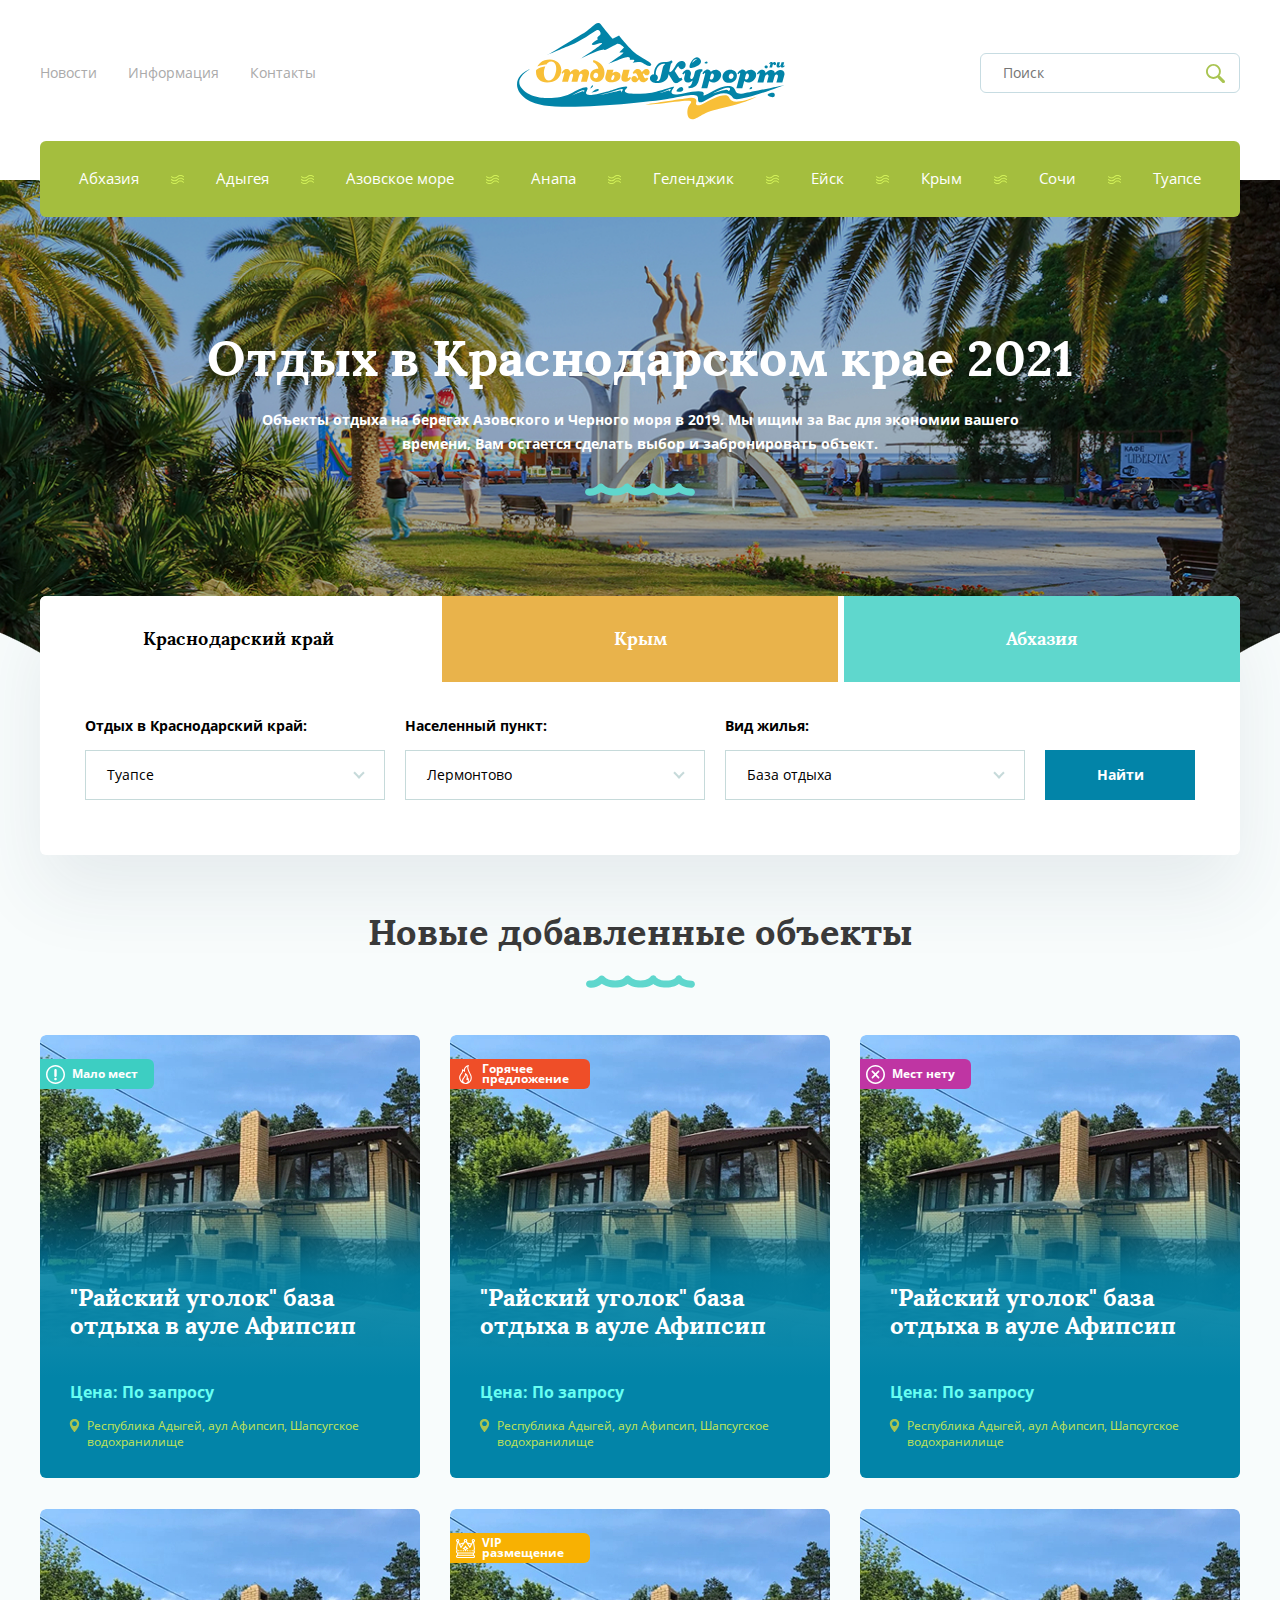
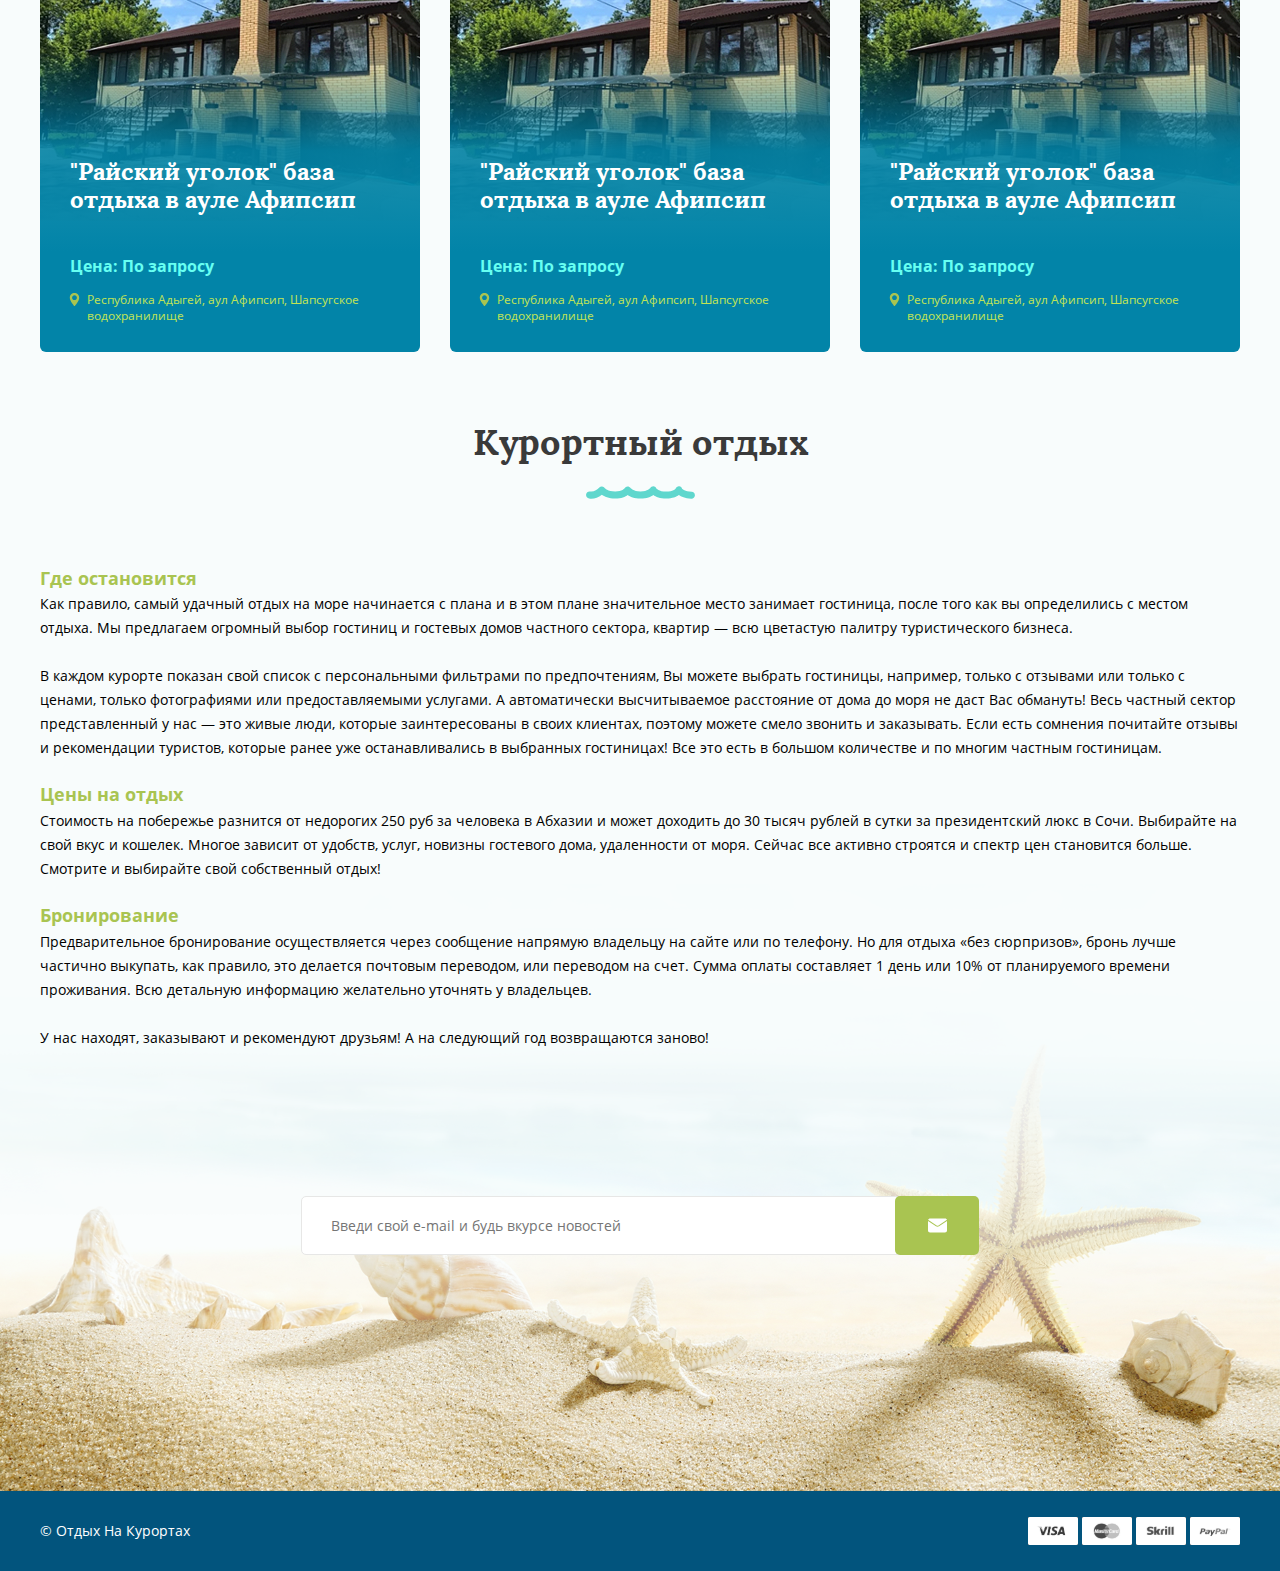
<file: index.html>
<!DOCTYPE html>
<html lang="ru">

<head>

	<meta charset="utf-8">
	<!-- <base href="/"> -->

	<title>Отдых курорт</title>
	<meta name="description" content="">

	<meta http-equiv="X-UA-Compatible" content="IE=edge">
	<meta name="viewport" content="width=device-width, initial-scale=1, maximum-scale=1">
	
	<!-- Template Basic Images Start -->
	<meta property="og:image" content="path/to/image.jpg">
	<link rel="icon" href="img/favicon/favicon.ico">
	<link rel="apple-touch-icon" sizes="180x180" href="img/favicon/apple-touch-icon-180x180.png">
	<!-- Template Basic Images End -->
	
	<!-- Custom Browsers Color Start -->
	<meta name="theme-color" content="#000">
	<!-- Custom Browsers Color End -->
	<link rel="stylesheet" href="css/page-home-first-screen.min.css">

</head>

<body class="b-page">
	<div class="b-page__wrapper">
		<header class="b-header">
			<div class="b-headline">
				<div class="container">
					<div class="b-headline__row">
						<ul class="b-headline-menu">
							<li class="b-headline-menu__item">
								<a href="#" class="b-headline-menu__link">Новости</a> <!-- /.b-headline-menu__link -->								
							</li>
							<!-- /.b-headline-menu__item -->
							<li class="b-headline-menu__item">
								<a href="#" class="b-headline-menu__link">Информация</a> <!-- /.b-headline-menu__link -->
							</li>
							<!-- /.b-headline-menu__item -->
							<li class="b-headline-menu__item">
								<a href="#" class="b-headline-menu__link">Контакты</a> <!-- /.b-headline-menu__link -->
							</li>
							<!-- /.b-headline-menu__item -->							  
						</ul>
						<!-- /.b-headline-menu -->
						<button class="menu-toggle">
							<img src="img/Icons/menu.svg" alt="Menu" class="menu-toggle__burger">
							<img src="img/Icons/right-arrow.png" alt="Back" class="menu-toggle__close">
						</button>
						<!-- /.menu-toggle -->
						<a href="#" class="b-headline__logo b-logo">
							<img src="img/Icons/logo.svg" alt="Logo" class="b-logo__image">
							<img src="img/Icons/logo_mini.svg" alt="logo" class="b-logo__image b-logo__image_sm">
						</a>
						<!-- /.b-logo -->
						<form action="#" class="b-search">
							<input type="text" class="b-search__input" placeholder="Поиск">
							<button type="submit" class="b-search__submit">
								<img src="img/Icons/search.svg" alt="Поиск">
							</button>
						</form>
						<!-- /.b-search -->
						<button class="search-toggle">
							<img src="img/Icons/search.svg" alt="Menu" class="search-toggle__scale">
							<img src="img/Icons/cross.png" alt="Back" class="search-toggle__close">
						</button>
						<!-- /.menu-toggle -->
					</div>
					<!-- /.b-headline__row -->
				</div>
			</div>
			<!-- /.b-headline -->
			<div class="b-header__menu b-menu">
				<div class="container">
					<div class="b-menu__list">
						<a href="#" class="b-menu__link">Абхазия</a> <!-- /.menu__link -->
						<a href="#" class="b-menu__link">Адыгея</a> <!-- /.menu__link -->
						<a href="#" class="b-menu__link">Азовское море</a> <!-- /.menu__link -->
						<a href="#" class="b-menu__link">Анапа</a> <!-- /.menu__link -->
						<a href="#" class="b-menu__link">Геленджик</a> <!-- /.menu__link -->
						<a href="#" class="b-menu__link">Ейск</a> <!-- /.menu__link -->
						<a href="#" class="b-menu__link">Крым</a> <!-- /.menu__link -->
						<a href="#" class="b-menu__link">Сочи</a> <!-- /.menu__link -->
						<a href="#" class="b-menu__link">Туапсе</a> <!-- /.menu__link -->
					</div>
					<!-- /.b-menu__row -->
				</div>
				<!-- /.container -->				        
			</div>
			<!-- /.b-menu -->
		</header>
		<!-- /.b-header -->
		<section class="b-hero">
			<div class="container">
				<div class="b-hero__content b-hero__content_visible" id="hero-content-1">
					<h1 class="b-hero__title">Отдых в Краснодарском крае 2021</h1>
					<p class="b-hero__description">Объекты отдыха на берегах Азовского и Черного моря в 2019. 
						Мы ищим за Вас для экономии вашего времени, 
						Вам остается сделать выбор и забронировать объект.</p>
					<img class="b-hero__wave" src="img/Icons/waves_1.svg" alt="wave">
				</div>
				<!-- /.bg-hero__content -->
				<div class="b-hero__content" id="hero-content-2">
					<h1 class="b-hero__title">Отдых На Черном Море в Крыму 2021</h1>
					<p class="b-hero__description">Объекты отдыха на берегах Азовского и Черного моря в 2019. 
						Мы ищим за Вас для экономии вашего времени, 
						Вам остается сделать выбор и забронировать объект.</p>
					<img class="b-hero__wave" src="img/Icons/waves_1.svg" alt="wave">
				</div>
				<!-- /.bg-hero__content -->
				<div class="b-hero__content" id="hero-content-3">
					<h1 class="b-hero__title">Отдых в Абхазии 2021</h1>
					<p class="b-hero__description">Объекты отдыха на берегах Азовского и Черного моря в 2019. 
						Мы ищим за Вас для экономии вашего времени, 
						Вам остается сделать выбор и забронировать объект.</p>
					<img class="b-hero__wave" src="img/Icons/waves_1.svg" alt="wave">
				</div>
				<!-- /.bg-hero__content -->
			</div>
			<!-- /.container -->
			<div class="b-hero__bg b-hero-bg">
				<div class="b-hero-bg__item b-hero-bg__item_visible" id="bg-1"><img src="img/home-hero/slide-1.jpg" alt="slide-1"></div>
				<!-- /.b-hero-bg__item -->
				<div class="b-hero-bg__item" id="bg-2"><img src="img/home-hero/slide-2.jpg" alt="slide-1"></div>
				<!-- /.b-hero-bg__item -->
				<div class="b-hero-bg__item" id="bg-3"><img src="img/home-hero/slide-3.jpg" alt="slide-1"></div>
				<!-- /.b-hero-bgr__item -->
			</div> 
			
			<!-- /.b-hero__bg b-hero-bg -->
			<div class="b-hero__bottom b-hero-bottom">
				<div class="b-hero-bottom__wave b-hero-bottom__wave_left">
					<img src="img/home-hero/home-hero-bottom-left.png" alt="left">
				</div>
				<!-- /.b-hero-bottom__wave -->
				<div class="b-hero-bottom__wave b-hero-bottom__wave_right">
					<img src="img/home-hero/home-hero-bottom-right.png" alt="right">
				</div>
				<!-- /.b-hero-bottom__wave -->
			</div>
			<!-- /.b-hero__bottom -->			
		</section>
		<!-- /.b-hero -->
		<section class="b-hero__filter">
			<div class="container">
				<div class="b-tab-filter">
					<div class="b-tab-filter__header">						
						<a href="#" data-id="tab-1" data-bg="bg-1" data-hero="hero-content-1" class="b-tab-filter__toggle b-tab-filter__toggle_red b-tab-filter__toggle_active">Краснодарский край</a>
						<!-- /.b-tab-filter__toggle -->
						<a href="#" data-id="tab-2" data-bg="bg-2" data-hero="hero-content-2"  class="b-tab-filter__toggle b-tab-filter__toggle_orange">Крым</a>
						<!-- /.b-tab-filter__toggle -->
						<a href="#" data-id="tab-3" data-bg="bg-3" data-hero="hero-content-3" class="b-tab-filter__toggle b-tab-filter__toggle_blue">Абхазия</a>
						<!-- /.b-tab-filter__toggle -->
					</div>
					
					<!-- /.tab-filter__header -->
					<div class="b-tab-filter__main">
						<form action="#" class="b-tab-filter__item b-tab-filter__item_active" id="tab-1">
							<div class="b-select-group">
								<div class="b-select-group__label">Отдых в Краснодарский край:</div>
								<!-- /.b-select-group__label -->
								<div class="b-tab-filter__select custom-select">
									<div class="custom-select__trigger"><span>Туапсе</span>
										<div class="arrow"></div>
									</div>
									<div class="custom-options">
										<span class="custom-options__item custom-options__item_selected" data-value="Туапсе">Туапсе</span>
										<span class="custom-options__item" data-value="Алупка">Алупка</span>
										<span class="custom-options__item" data-value="Алушта">Алушта</span>
										<span class="custom-options__item" data-value="Алушта">Ялта</span>
										<span class="custom-options__item" data-value="Алушта">Керчь</span>
										<span class="custom-options__item" data-value="Алушта">Севастополь</span>
										<span class="custom-options__item" data-value="Алушта">Гурзуф</span>
										<span class="custom-options__item" data-value="Алушта">Евпатория</span>
										<span class="custom-options__item" data-value="Алушта">Гаспра</span>
										<span class="custom-options__item" data-value="Алушта">Береговое (Крым)</span>
									</div>
								</div>
								<!-- /.custom-select -->
								
							</div>
							<!-- /.b-select-group -->
							<div class="b-select-group">
								<div class="b-select-group__label">Населенный пункт:</div>
								<!-- /.b-select-group__label -->
								<div class="b-tab-filter__select custom-select">
									<div class="custom-select__trigger"><span>Лермонтово</span>
										<div class="arrow"></div>
									</div>
									<div class="custom-options">
										<span class="custom-options__item custom-options__item_selected" data-value="Лермонтово">Лермонтово</span>
										<span class="custom-options__item" data-value="Алупка">Алупка</span>
										<span class="custom-options__item" data-value="Алушта">Алушта</span>
										<span class="custom-options__item" data-value="Алушта">Ялта</span>
										<span class="custom-options__item" data-value="Алушта">Керчь</span>
										<span class="custom-options__item" data-value="Алушта">Севастополь</span>
										<span class="custom-options__item" data-value="Алушта">Гурзуф</span>
										<span class="custom-options__item" data-value="Алушта">Евпатория</span>
										<span class="custom-options__item" data-value="Алушта">Гаспра</span>
										<span class="custom-options__item" data-value="Алушта">Береговое (Крым)</span>
									</div>

								</div>
								<!-- /.custom-select -->
								
							</div>
							<!-- /.b-select-group -->
							<div class="b-select-group">
								<div class="b-select-group__label">Вид жилья:</div>
								<!-- /.b-select-group__label -->
								<div class="b-tab-filter__select custom-select">
									<div class="custom-select__trigger"><span>База отдыха</span>
										<div class="arrow"></div>
									</div>
									<div class="custom-options">
										<span class="custom-options__item custom-options__item_selected" data-value="База отдыха">База отдыха</span>
										<span class="custom-options__item" data-value="Алупка">Алупка</span>
										<span class="custom-options__item" data-value="Алушта">Алушта</span>
										<span class="custom-options__item" data-value="Алушта">Ялта</span>
										<span class="custom-options__item" data-value="Алушта">Керчь</span>
										<span class="custom-options__item" data-value="Алушта">Севастополь</span>
										<span class="custom-options__item" data-value="Алушта">Гурзуф</span>
										<span class="custom-options__item" data-value="Алушта">Евпатория</span>
										<span class="custom-options__item" data-value="Алушта">Гаспра</span>
										<span class="custom-options__item" data-value="Алушта">Береговое (Крым)</span>
									</div>
								</div>
								<!-- /.custom-select -->
								
							</div>
							<!-- /.b-select-group -->
							<input type="submit" class="b-tab-filter__submit" value="Найти">
						</form>
						<!-- /.tab-filter__item -->
						<form action="#" class="b-tab-filter__item" id="tab-2">
							<div class="b-select-group">
								<div class="b-select-group__label">Отдых в Крым:</div>
								<!-- /.b-select-group__label -->
								<div class="b-tab-filter__select custom-select">
									<div class="custom-select__trigger"><span>Туапсе</span>
										<div class="arrow"></div>
									</div>
									<div class="custom-options">
										<span class="custom-options__item custom-options__item_selected" data-value="Туапсе">Туапсе</span>
										<span class="custom-options__item" data-value="Алупка">Алупка</span>
										<span class="custom-options__item" data-value="Алушта">Алушта</span>
										<span class="custom-options__item" data-value="Алушта">Ялта</span>
										<span class="custom-options__item" data-value="Алушта">Керчь</span>
										<span class="custom-options__item" data-value="Алушта">Севастополь</span>
										<span class="custom-options__item" data-value="Алушта">Гурзуф</span>
										<span class="custom-options__item" data-value="Алушта">Евпатория</span>
										<span class="custom-options__item" data-value="Алушта">Гаспра</span>
										<span class="custom-options__item" data-value="Алушта">Береговое (Крым)</span>
									</div>
								</div>
								<!-- /.custom-select -->
								
							</div>
							<!-- /.b-select-group -->
							<div class="b-select-group">
								<div class="b-select-group__label">Населенный пункт:</div>
								<!-- /.b-select-group__label -->
								<div class="b-tab-filter__select custom-select">
									<div class="custom-select__trigger"><span>Лермонтово</span>
										<div class="arrow"></div>
									</div>
									<div class="custom-options">
										<span class="custom-options__item custom-options__item_selected" data-value="Лермонтово">Лермонтово</span>
										<span class="custom-options__item" data-value="Алупка">Алупка</span>
										<span class="custom-options__item" data-value="Алушта">Алушта</span>
										<span class="custom-options__item" data-value="Алушта">Ялта</span>
										<span class="custom-options__item" data-value="Алушта">Керчь</span>
										<span class="custom-options__item" data-value="Алушта">Севастополь</span>
										<span class="custom-options__item" data-value="Алушта">Гурзуф</span>
										<span class="custom-options__item" data-value="Алушта">Евпатория</span>
										<span class="custom-options__item" data-value="Алушта">Гаспра</span>
										<span class="custom-options__item" data-value="Алушта">Береговое (Крым)</span>
									</div>

								</div>
								<!-- /.custom-select -->
								
							</div>
							<!-- /.b-select-group -->
							<div class="b-select-group">
								<div class="b-select-group__label">Вид жилья:</div>
								<!-- /.b-select-group__label -->
								<div class="b-tab-filter__select custom-select">
									<div class="custom-select__trigger"><span>База отдыха</span>
										<div class="arrow"></div>
									</div>
									<div class="custom-options">
										<span class="custom-options__item custom-options__item_selected" data-value="База отдыха">База отдыха</span>
										<span class="custom-options__item" data-value="Алупка">Алупка</span>
										<span class="custom-options__item" data-value="Алушта">Алушта</span>
										<span class="custom-options__item" data-value="Алушта">Ялта</span>
										<span class="custom-options__item" data-value="Алушта">Керчь</span>
										<span class="custom-options__item" data-value="Алушта">Севастополь</span>
										<span class="custom-options__item" data-value="Алушта">Гурзуф</span>
										<span class="custom-options__item" data-value="Алушта">Евпатория</span>
										<span class="custom-options__item" data-value="Алушта">Гаспра</span>
										<span class="custom-options__item" data-value="Алушта">Береговое (Крым)</span>
									</div>
								</div>
								<!-- /.custom-select -->
								
							</div>
							<!-- /.b-select-group -->
							<input type="submit" class="b-tab-filter__submit" value="Найти">
						</form>
						<!-- /.tab-filter__item -->
						<form action="#" class="b-tab-filter__item" id="tab-3">
							<div class="b-select-group">
								<div class="b-select-group__label">Отдых в Абхазия:</div>
								<!-- /.b-select-group__label -->
								<div class="b-tab-filter__select custom-select">
									<div class="custom-select__trigger"><span>Туапсе</span>
										<div class="arrow"></div>
									</div>
									<div class="custom-options">
										<span class="custom-options__item custom-options__item_selected" data-value="Туапсе">Туапсе</span>
										<span class="custom-options__item" data-value="Алупка">Алупка</span>
										<span class="custom-options__item" data-value="Алушта">Алушта</span>
										<span class="custom-options__item" data-value="Алушта">Ялта</span>
										<span class="custom-options__item" data-value="Алушта">Керчь</span>
										<span class="custom-options__item" data-value="Алушта">Севастополь</span>
										<span class="custom-options__item" data-value="Алушта">Гурзуф</span>
										<span class="custom-options__item" data-value="Алушта">Евпатория</span>
										<span class="custom-options__item" data-value="Алушта">Гаспра</span>
										<span class="custom-options__item" data-value="Алушта">Береговое (Крым)</span>
									</div>
								</div>
								<!-- /.custom-select -->
								
							</div>
							<!-- /.b-select-group -->
							<div class="b-select-group">
								<div class="b-select-group__label">Населенный пункт:</div>
								<!-- /.b-select-group__label -->
								<div class="b-tab-filter__select custom-select">
									<div class="custom-select__trigger"><span>Лермонтово</span>
										<div class="arrow"></div>
									</div>
									<div class="custom-options">
										<span class="custom-options__item custom-options__item_selected" data-value="Лермонтово">Лермонтово</span>
										<span class="custom-options__item" data-value="Алупка">Алупка</span>
										<span class="custom-options__item" data-value="Алушта">Алушта</span>
										<span class="custom-options__item" data-value="Алушта">Ялта</span>
										<span class="custom-options__item" data-value="Алушта">Керчь</span>
										<span class="custom-options__item" data-value="Алушта">Севастополь</span>
										<span class="custom-options__item" data-value="Алушта">Гурзуф</span>
										<span class="custom-options__item" data-value="Алушта">Евпатория</span>
										<span class="custom-options__item" data-value="Алушта">Гаспра</span>
										<span class="custom-options__item" data-value="Алушта">Береговое (Крым)</span>
									</div>

								</div>
								<!-- /.custom-select -->
								
							</div>
							<!-- /.b-select-group -->
							<div class="b-select-group">
								<div class="b-select-group__label">Вид жилья:</div>
								<!-- /.b-select-group__label -->
								<div class="b-tab-filter__select custom-select">
									<div class="custom-select__trigger"><span>База отдыха</span>
										<div class="arrow"></div>
									</div>
									<div class="custom-options">
										<span class="custom-options__item custom-options__item_selected" data-value="База отдыха">База отдыха</span>
										<span class="custom-options__item" data-value="Алупка">Алупка</span>
										<span class="custom-options__item" data-value="Алушта">Алушта</span>
										<span class="custom-options__item" data-value="Алушта">Ялта</span>
										<span class="custom-options__item" data-value="Алушта">Керчь</span>
										<span class="custom-options__item" data-value="Алушта">Севастополь</span>
										<span class="custom-options__item" data-value="Алушта">Гурзуф</span>
										<span class="custom-options__item" data-value="Алушта">Евпатория</span>
										<span class="custom-options__item" data-value="Алушта">Гаспра</span>
										<span class="custom-options__item" data-value="Алушта">Береговое (Крым)</span>
									</div>
								</div>
								<!-- /.custom-select -->
								
							</div>
							<!-- /.b-select-group -->
							<input type="submit" class="b-tab-filter__submit" value="Найти">
						</form>
						<!-- /.tab-filter__item -->
					</div>
					<!-- /.b-tab-liter__main -->
					
					
				</div>
				<!-- /.tab-filter -->
			</div>
			<!-- /.container -->
		</section>
		<!-- /.b-hero__filter -->
		<div class="b-main">
			<section class="new">
				<div class="container">
					<h2>Новые добавленные объекты</h2>
					<div class="new-grid">
						<a href="#" class="new-grid__item b-card b-card_full">
							<div class="b-card__image">
								<img src="img/new/new.jpg" alt="Item-1">
							</div>
							<!-- /.b-card__image -->
							<div class="b-card__hover"></div>
							<!-- /.b-card__hover -->
							<div class="b-card__info">
								<span class="b-card-title">"Райский уголок" база отдыха в ауле Афипсип</span>
								<!-- /.b-cart-title -->
								<span class="b-card-price">Цена: По запросу</span>
								<!-- /.b-card-price -->
								<span class="b-card-location">Республика Адыгей, аул Афипсип, Шапсугское водохранилище</span>
								<!-- /.b-card-location -->
							</div>
							<!-- /.b-card__info -->
							<div class="b-card-label b-card-label_low">
								<img class="b-card-label__icon" src="img/Icons/low_space.svg" alt="Мало мест">
								<span>Мало мест</span>
							</div>
							<!-- /.b-card-label -->
						</a>
						<!-- /.new-grid__item b-card -->
						<a href="#" class="new-grid__item b-card b-card_full">
							<div class="b-card__image">
								<img src="img/new/new.jpg" alt="Item-1">
							</div>
							<!-- /.b-card__image -->
							<div class="b-card__hover"></div>
							<!-- /.b-card__hover -->
							<div class="b-card__info">
								<span class="b-card-title">"Райский уголок" база отдыха в ауле Афипсип</span>
								<!-- /.b-cart-title -->
								<span class="b-card-price">Цена: По запросу</span>
								<!-- /.b-card-price -->
								<span class="b-card-location">Республика Адыгей, аул Афипсип, Шапсугское водохранилище</span>
								<!-- /.b-card-location -->
							</div>
							<!-- /.b-card__info -->
							<div class="b-card-label b-card-label_hot">
								<img class="b-card-label__icon" src="img/Icons/hot_offer.svg" alt="Горячее
								предложение">
								<span>Горячее
									предложение</span>
							</div>
							<!-- /.b-card-label -->
						</a>
						<!-- /.new-grid__item b-card -->
						<a href="#" class="new-grid__item b-card b-card_full">
							<div class="b-card__image">
								<img src="img/new/new.jpg" alt="Item-1">
							</div>
							<!-- /.b-card__image -->
							<div class="b-card__hover"></div>
							<!-- /.b-card__hover -->
							<div class="b-card__info">
								<span class="b-card-title">"Райский уголок" база отдыха в ауле Афипсип</span>
								<!-- /.b-cart-title -->
								<span class="b-card-price">Цена: По запросу</span>
								<!-- /.b-card-price -->
								<span class="b-card-location">Республика Адыгей, аул Афипсип, Шапсугское водохранилище</span>
								<!-- /.b-card-location -->
							</div>
							<!-- /.b-card__info -->
							<div class="b-card-label b-card-label_nospace">
								<img class="b-card-label__icon" src="img/Icons/no_space.svg" alt="Мест нету">
								<span>Мест нету</span>
							</div>
							<!-- /.b-card-label -->
						</a>
						<!-- /.new-grid__item b-card -->
						<a href="#" class="new-grid__item b-card b-card_full">
							<div class="b-card__image">
								<img src="img/new/new.jpg" alt="Item-1">
							</div>
							<!-- /.b-card__image -->
							<div class="b-card__hover"></div>
							<!-- /.b-card__hover -->
							<div class="b-card__info">
								<span class="b-card-title">"Райский уголок" база отдыха в ауле Афипсип</span>
								<!-- /.b-cart-title -->
								<span class="b-card-price">Цена: По запросу</span>
								<!-- /.b-card-price -->
								<span class="b-card-location">Республика Адыгей, аул Афипсип, Шапсугское водохранилище</span>
								<!-- /.b-card-location -->
							</div>
							<!-- /.b-card__info -->
							
						</a>
						<!-- /.new-grid__item b-card -->
						<a href="#" class="new-grid__item b-card b-card_full">
							<div class="b-card__image">
								<img src="img/new/new.jpg" alt="Item-1">
							</div>
							<!-- /.b-card__image -->
							<div class="b-card__hover"></div>
							<!-- /.b-card__hover -->
							<div class="b-card__info">
								<span class="b-card-title">"Райский уголок" база отдыха в ауле Афипсип</span>
								<!-- /.b-cart-title -->
								<span class="b-card-price">Цена: По запросу</span>
								<!-- /.b-card-price -->
								<span class="b-card-location">Республика Адыгей, аул Афипсип, Шапсугское водохранилище</span>
								<!-- /.b-card-location -->
							</div>
							<!-- /.b-card__info -->
							<div class="b-card-label b-card-label_vip">
								<img class="b-card-label__icon" src="img/Icons/vip.svg" alt="VIP размещение">
								<span>VIP размещение</span>
							</div>
							<!-- /.b-card-label -->
						</a>
						<!-- /.new-grid__item b-card -->
						<a href="#" class="new-grid__item b-card b-card_full">
							<div class="b-card__image">
								<img src="img/new/new.jpg" alt="Item-1">
							</div>
							<!-- /.b-card__image -->
							<div class="b-card__hover"></div>
							<!-- /.b-card__hover -->
							<div class="b-card__info">
								<span class="b-card-title">"Райский уголок" база отдыха в ауле Афипсип</span>
								<!-- /.b-cart-title -->
								<span class="b-card-price">Цена: По запросу</span>
								<!-- /.b-card-price -->
								<span class="b-card-location">Республика Адыгей, аул Афипсип, Шапсугское водохранилище</span>
								<!-- /.b-card-location -->
							</div>
							<!-- /.b-card__info -->						
						</a>
						<!-- /.new-grid__item b-card -->
					</div>
					<!-- /.new-grid -->
				</div>
				<!-- /.container -->
			</section>
			<!-- /.new -->
			<section class="b-article">
				<div class="container">
					<h2>Курортный отдых</h2>
					<h3>Где остановится</h3>
					<p>Как правило, самый удачный отдых на море начинается с плана 
						и в этом плане значительное место занимает гостиница, после 
						того как вы определились с местом отдыха. Мы предлагаем 
						огромный выбор гостиниц и гостевых домов частного 
						сектора, квартир — всю цветастую палитру туристического бизнеса.</p>
					<p>В каждом курорте показан свой список с персональными фильтрами 
						по предпочтениям, Вы можете выбрать гостиницы, например, только 
						с отзывами или только с ценами, только фотографиями или 
						предоставляемыми услугами. А автоматически высчитываемое 
						расстояние от дома до моря не даст Вас обмануть! Весь частный сектор 
						представленный у нас — это живые люди, которые заинтересованы в своих 
						клиентах, поэтому можете смело звонить и заказывать. Если есть сомнения 
						почитайте отзывы и рекомендации туристов, которые ранее уже останавливались в 
						выбранных гостиницах! Все это есть в большом количестве и по многим частным гостиницам.</p>
					<h3>Цены на отдых</h3>
					<p>Стоимость на побережье разнится от недорогих 250 руб за 
						человека в Абхазии и может доходить до 30 тысяч рублей в сутки 
						за президентский люкс в Сочи. Выбирайте на свой вкус и кошелек. 
						Многое зависит от удобств, услуг, новизны гостевого дома, удаленности от моря. Сейчас 
						все активно строятся и спектр цен становится больше. 
						Смотрите и выбирайте свой собственный отдых!</p>
					<h3>Бронирование</h3>
					<p>Предварительное бронирование осуществляется через 
						сообщение напрямую владельцу на сайте или по телефону. 
						Но для отдыха «без сюрпризов», бронь лучше частично выкупать, как правило, 
						это делается почтовым переводом, или переводом на счет. Сумма оплаты составляет 1 день или 10% от 
						планируемого времени проживания. Всю детальную информацию желательно уточнять у владельцев.</p>
					<p>У нас находят, заказывают и рекомендуют друзьям! А на следующий год возвращаются заново!</p>				
					
				</div>
				<!-- /.container -->
			</section>
			<!-- /.article -->
			<section class="b-subscribe b-subscribe_home">
				<div class="container">
					<form action="#" class="b-subscribe-form">
						<input type="text" placeholder="Введи свой e-mail и будь вкурсе новостей">
						<button type="submit"><img src="img/Icons/rss.svg" alt=""></button>
					</form>
					<!-- /.b-subscribe-form -->
				</div>
				<!-- /.container -->
			</section>
			<!-- /.b-subscribe -->
		</div>
		<!-- /.b-main -->
		<footer class="b-footer">
			<div class="container">
				<div class="b-footer__row">
					<span class="b-copyright">©  Отдых На Курортах</span>
					<!-- /.b-copyright -->

					<div class="b-payment">
						<a href="#" class="b-payment__item"><img src="img/footer/payment/visa.png" alt="visa"></a>
						<!-- /.b-payment__item -->
						<a href="#" class="b-payment__item"><img src="img/footer/payment/mastercard.png" alt="visa"></a>
						<!-- /.b-payment__item -->
						<a href="#" class="b-payment__item"><img src="img/footer/payment/skrill.png" alt="visa"></a>
						<!-- /.b-payment__item -->
						<a href="#" class="b-payment__item"><img src="img/footer/payment/paypal.png" alt="visa"></a>
						<!-- /.b-payment__item -->
					</div>
					<!-- /.b-payment -->
				</div>
				<!-- /.b-footer__row -->
			</div>
			<!-- /.container -->
		</footer>
		<!-- /.b-footer -->
		

		
		
		
		
	</div>
	<!-- /.b-page__wrapper -->

	

	<link rel="stylesheet" href="css/page-home-main.min.css">
	
	<script src="js/scripts.min.js"></script>

</body>
</html>
</file>
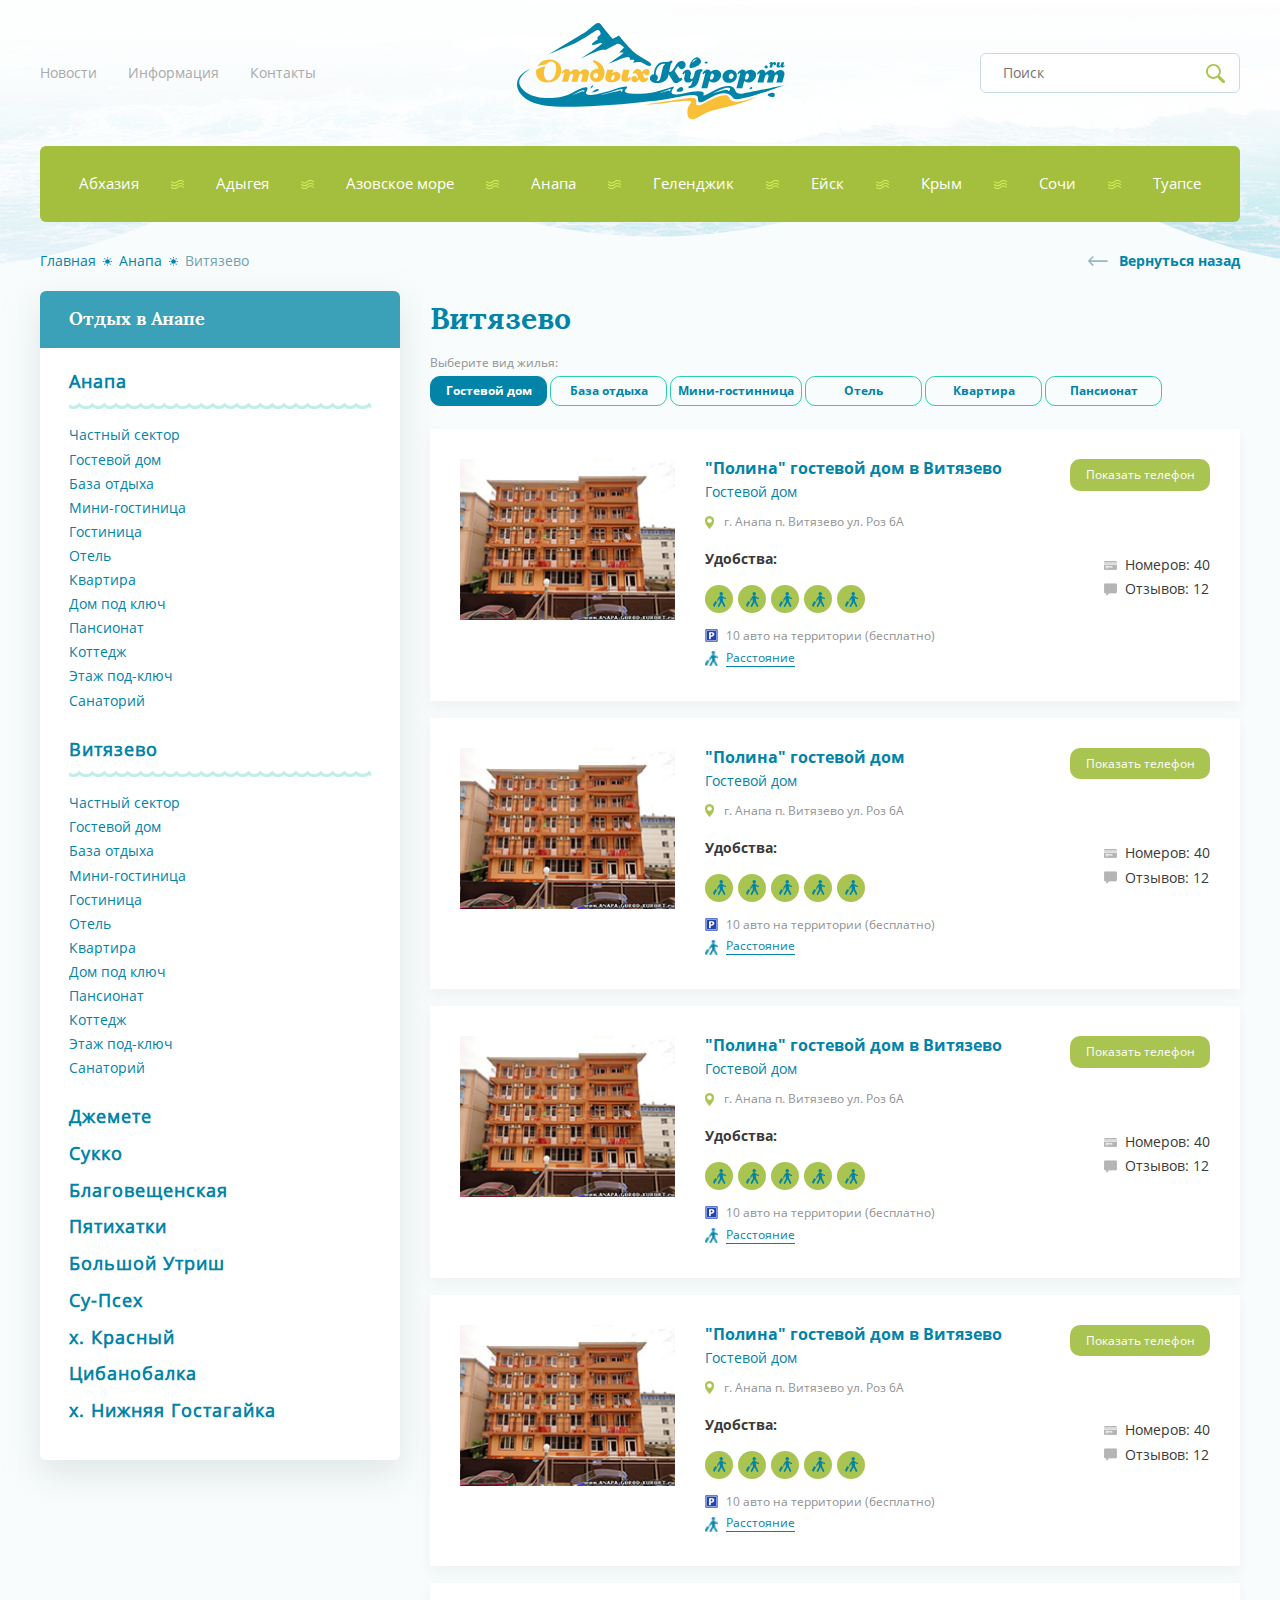
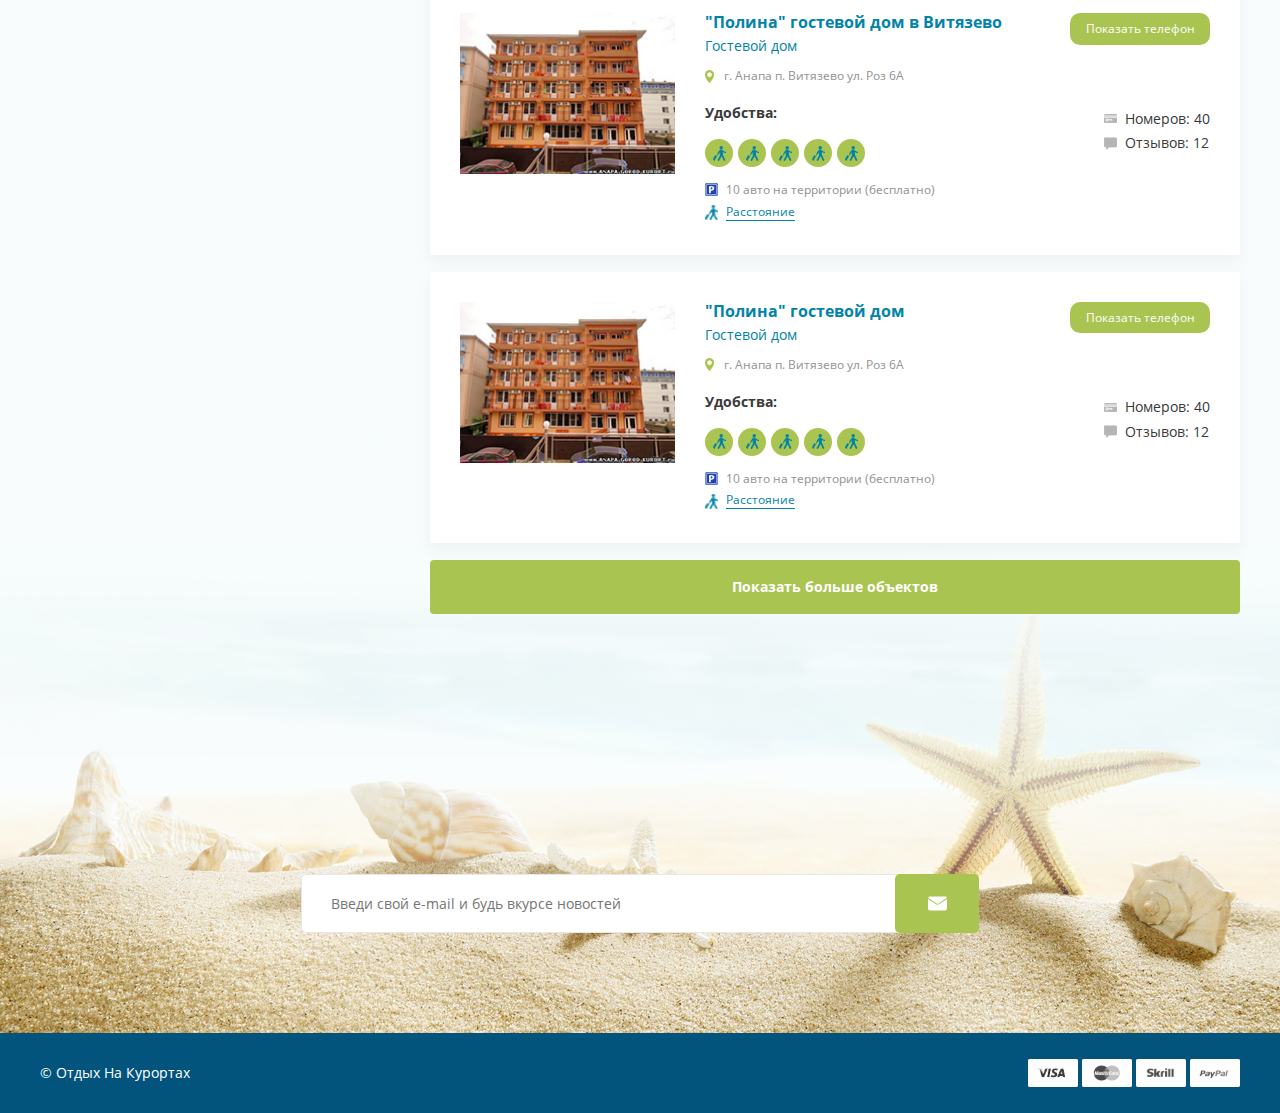
<file: page-catalog.html>
<!DOCTYPE html>
<html lang="ru">

<head>

	<meta charset="utf-8">
	<!-- <base href="/"> -->

	<title>Каталог</title>
	<meta name="description" content="">

	<meta http-equiv="X-UA-Compatible" content="IE=edge">
	<meta name="viewport" content="width=device-width, initial-scale=1, maximum-scale=1">
	
	<!-- Template Basic Images Start -->
	<meta property="og:image" content="path/to/image.jpg">
	<link rel="icon" href="img/favicon/favicon.ico">
	<link rel="apple-touch-icon" sizes="180x180" href="img/favicon/apple-touch-icon-180x180.png">
	<!-- Template Basic Images End -->
	
	<!-- Custom Browsers Color Start -->
	<meta name="theme-color" content="#000">
	<!-- Custom Browsers Color End -->

	<link rel="stylesheet" href="css/page-catalog-first-screen.min.css">

</head>

<body class="b-page">
	<div class="b-page__wrapper">
		<header class="b-header">
			<div class="b-headline">
				<div class="container">
					<div class="b-headline__row">
						<ul class="b-headline-menu">
							<li class="b-headline-menu__item">
								<a href="#" class="b-headline-menu__link">Новости</a> <!-- /.b-headline-menu__link -->								
							</li>
							<!-- /.b-headline-menu__item -->
							<li class="b-headline-menu__item">
								<a href="#" class="b-headline-menu__link">Информация</a> <!-- /.b-headline-menu__link -->
							</li>
							<!-- /.b-headline-menu__item -->
							<li class="b-headline-menu__item">
								<a href="#" class="b-headline-menu__link">Контакты</a> <!-- /.b-headline-menu__link -->
							</li>
							<!-- /.b-headline-menu__item -->							  
						</ul>
						<!-- /.b-headline-menu -->
						<button class="menu-toggle">
							<img src="img/Icons/menu.svg" alt="Menu" class="menu-toggle__burger">
							<img src="img/Icons/right-arrow.png" alt="Back" class="menu-toggle__close">
						</button>
						<!-- /.menu-toggle -->
						<a href="#" class="b-headline__logo b-logo">
							<img src="img/Icons/logo.svg" alt="Logo" class="b-logo__image">
							<img src="img/Icons/logo_mini.svg" alt="logo" class="b-logo__image b-logo__image_sm">
						</a>
						<!-- /.b-logo -->
						<form action="#" class="b-search">
							<input type="text" class="b-search__input" placeholder="Поиск">
							<button type="submit" class="b-search__submit">
								<img src="img/Icons/search.svg" alt="Поиск">
							</button>
						</form>
						<!-- /.b-search -->
						<button class="search-toggle">
							<img src="img/Icons/search.svg" alt="Menu" class="search-toggle__scale">
							<img src="img/Icons/cross.png" alt="Back" class="search-toggle__close">
						</button>
						<!-- /.menu-toggle -->
					</div>
					<!-- /.b-headline__row -->
				</div>
			</div>
			<!-- /.b-headline -->
			<div class="b-header__menu b-menu">
				<div class="container">
					<div class="b-menu__list">
						<a href="#" class="b-menu__link">Абхазия</a> <!-- /.menu__link -->
						<a href="#" class="b-menu__link">Адыгея</a> <!-- /.menu__link -->
						<a href="#" class="b-menu__link">Азовское море</a> <!-- /.menu__link -->
						<a href="#" class="b-menu__link">Анапа</a> <!-- /.menu__link -->
						<a href="#" class="b-menu__link">Геленджик</a> <!-- /.menu__link -->
						<a href="#" class="b-menu__link">Ейск</a> <!-- /.menu__link -->
						<a href="#" class="b-menu__link">Крым</a> <!-- /.menu__link -->
						<a href="#" class="b-menu__link">Сочи</a> <!-- /.menu__link -->
						<a href="#" class="b-menu__link">Туапсе</a> <!-- /.menu__link -->
					</div>
					<!-- /.b-menu__row -->
				</div>
				<!-- /.container -->				        
			</div>
			<!-- /.b-menu -->
		</header>
		<!-- /.b-header -->
		<section class="b-breadcrumbs">
			<div class="container">
				<div class="b-breadcrumbs__row">
					<div class="b-breadcrumbs__list">
						<a href="#" class="b-breadcrumbs__item">Главная</a>
						<!-- /.b-breadcrumbs__item -->
						<a href="#" class="b-breadcrumbs__item">Анапа</a>
						<!-- /.b-breadcrumbs__item -->
						<span href="#" class="b-breadcrumbs__item b-breadcrumbs__item_current">Витязево</span>
						<!-- /.b-breadcrumbs__item -->
						             
					</div>
					<!-- /.b-breadcrumbs__list -->
					<a href="#" class="b-breadcrumbs__return">Вернуться назад</a>
				</div>
				<!-- /.b-breadcrumbs__row -->
			</div>
			<!-- /.container -->
		</section>
		<!-- /.b-breadcrumbs -->
		
		<div class="b-main">
			<div class="container">
				<div class="b-main__row">
					<div class="b-sidebar">
						<div class="b-sidebar__box sidebar-box">
							<span class="b-sidebar-box__title b-sidebar-box__title_blue">Отдых в Анапе</span> <!-- /.sidebar-box__title -->
							<div class="b-sidebar-box__content">
								<div class="b-sidebar-list">
									<div class="b-sidebar-list__item ">
										<span class="b-sidebar-title b-sidebar-title_wave">Анапа</span>
										<ul class="b-sidebar-sublist">
											<li><a href="#">Частный сектор</a></li>
											<li><a href="#">Гостевой дом</a></li>
											<li><a href="#">База отдыха</a></li>
											<li><a href="#">Мини-гостиница</a></li>
											<li><a href="#">Гостиница</a></li>
											<li><a href="#">Отель</a></li>
											<li><a href="#">Квартира</a></li>
											<li><a href="#">Дом под ключ</a></li>
											<li><a href="#">Пансионат</a></li>
											<li><a href="#">Коттедж</a></li>
											<li><a href="#">Этаж под-ключ</a></li>
											<li><a href="#">Санаторий</a></li>
										</ul>
										<!-- /.sidebar-sublist -->
									</div>
									<div class="b-sidebar-list__item">
										<span class="b-sidebar-title b-sidebar-title_wave">Витязево</span>
										<ul class="b-sidebar-sublist">
											<li><a href="#">Частный сектор</a></li>
											<li><a href="#">Гостевой дом</a></li>
											<li><a href="#">База отдыха</a></li>
											<li><a href="#">Мини-гостиница</a></li>
											<li><a href="#">Гостиница</a></li>
											<li><a href="#">Отель</a></li>
											<li><a href="#">Квартира</a></li>
											<li><a href="#">Дом под ключ</a></li>
											<li><a href="#">Пансионат</a></li>
											<li><a href="#">Коттедж</a></li>
											<li><a href="#">Этаж под-ключ</a></li>
											<li><a href="#">Санаторий</a></li>
										</ul>
										<!-- /.sidebar-sublist -->
									</div>
									<a href="#" class="b-sidebar-list__item b-sidebar-title">Джемете</a>
									<a href="#" class="b-sidebar-list__item b-sidebar-title">Сукко</a>
									<a href="#" class="b-sidebar-list__item b-sidebar-title">Благовещенская</a>
									<a href="#" class="b-sidebar-list__item b-sidebar-title">Пятихатки</a>
									<a href="#" class="b-sidebar-list__item b-sidebar-title">Большой Утриш</a>
									<a href="#" class="b-sidebar-list__item b-sidebar-title">Су-Псех</a>
									<a href="#" class="b-sidebar-list__item b-sidebar-title">х. Красный</a>
									<a href="#" class="b-sidebar-list__item b-sidebar-title">Цибанобалка</a>
									<a href="#" class="b-sidebar-list__item b-sidebar-title">х. Нижняя Гостагайка</a>

								</div>
								<!-- /.b-sidebar-list -->
							</div>
							<!-- /.b-sidebar-box__content -->
						</div>
						<!-- /.b-sidebar__box -->
						
					</div>
					<!-- /.b-sidebar -->
					<div class="content">
						<h1>Витязево</h1>
						<div class="content-filter">
							<span>Выберите вид жилья:</span>
							<div class="content-filter__list">
								<button class="content-filter__toggle content-filter__toggle_active" >Гостевой дом</button>
								<button class="content-filter__toggle">База отдыха</button>
								<button class="content-filter__toggle">Мини-гостинница</button>
								<button class="content-filter__toggle">Отель</button>
								<button class="content-filter__toggle">Квартира</button>
								<button class="content-filter__toggle">Пансионат</button>
							</div>
							<!-- /.content-filter__list -->
							<div class="content-filter-controls">
								<button id="scrollLeft" class="content-filter-controls__arrow content-filter-controls__arrow_left">
									<img src="img/Icons/arrow_filter_left.svg" alt="left">
								</button>
								<button id="scrollRight" class="content-filter-controls__arrow content-filter-controls__arrow_right">
									<img src="img/Icons/arrow_filter_right.svg" alt="left">
								</button>
							</div>
							<!-- /.content-filter__controls -->
						</div>
						<!-- /.content-filter -->
						<div class="b-catalog">
							<div class="b-catalog-item">
								<div class="b-catalog-item__image"><img src="img/catalog/catalog-object.jpg" alt="object1"></div>
								<!-- /.b-catalog-image -->
								<div class="b-catalog-item__main">
									<a href="#" class="b-catalog-name">"Полина" гостевой дом в Витязево</a> <!-- /.catalog-name -->
									<span class="b-catalog-type">Гостевой дом</span> <!-- /.catalog-type -->
									<span class="b-catalog-location">г. Анапа п. Витязево ул. Роз 6А</span> <!-- /.catalog-location -->
									<div class="b-catalog-comfort"> 
										<span class="b-catalog-comfort__title">Удобства:</span> <!-- /.catalog-comfort__title -->
										<div class="b-comfort-list">
											<div class="b-comfort-list__item">
												<img src="img/Icons/lenght.svg" alt="">
												<span class="b-comfort-list__title">Title</span>
											</div>
											<div class="b-comfort-list__item">
												<img src="img/Icons/lenght.svg" alt="">
												<span class="b-comfort-list__title">Title</span>
											</div>
											<div class="b-comfort-list__item">
												<img src="img/Icons/lenght.svg" alt="">
												<span class="b-comfort-list__title">Title</span>
											</div>
											<div class="b-comfort-list__item">
												<img src="img/Icons/lenght.svg" alt="">
												<span class="b-comfort-list__title">Title</span>
											</div>
											<div class="b-comfort-list__item">
												<img src="img/Icons/lenght.svg" alt="">
												<span class="b-comfort-list__title">Title</span>
											</div>
											
										</div>
										<!-- /.comfort-list -->
										<div class="b-catalog-comfort__point">
											<img src="img/catalog/icons/parking.png" alt="parking" class="b-catalog-icon">
											<span>10 авто на территории (бесплатно)</span>
										</div>
										<!-- /.b-catalog-comfort__point -->
										<div class="b-catalog-comfort__point b-catalog-comfort__point_distance">
											<img src="img/catalog/icons/traveler.png" alt="parking" class="b-catalog-icon">
											<a href="#"class="distance-toggle" >Расстояние</a>
											<ul class="b-catalog__distance">
												<li>пляж песчаный - 7-10 минут (на маршрутке)</li>
												<li>набережная - 7-10 минут (на маршрутке)</li>	
												<li>центр - 7 минут (на маршрутке)</li>	
												<li>центр развлечений - 7 минут (на маршрутке)</li>	
												<li>аквапарк - 7 минут (на маршрутке)</li>	
												<li>рынок - 7 минут (на маршрутке)</li>	
												<li>магазин продукты - 2 минут</li>	
												<li>остановка маршрутки - 2 минут</li>	
											</ul>
											<!-- /.b-catalog__distance -->
										</div>
										<!-- /.b-catalog-comfort__point -->
									</div>
									<!-- /.b-catalog-comfort -->
								</div>
								<!-- /.b-catalog-item__main -->
								<div class="b-catalog-item__extras b-catalog-extras">
									<div class="b-catalog-tel">
										<button class="b-catalog-tel__toggle">Показать телефон</button>
										<div class="b-catalog-tel__box">
											<span><a href="tel:8 (918) 460-76-12">8 (918) 460-76-12</a>  - Светлана</span>
											<span><a href="tel:8 (918) 643-47-77">8 (918) 643-47-77</a>  -  Сеня</span>
										</div>
										<!-- /.b-catalog-tel__box -->
									</div>
									<!-- /.b-catalog-tel -->
									<div class="b-catalog-extras-list">
										<div class="b-catalog-extras-list__item">
											<img src="img/catalog/icons/key-card.png" alt="key-card" class="b-catalog-icon">
											<span>Номеров: 40</span>
										</div>
										<!-- /.b-catalog-extras-list__item -->
										<div class="b-catalog-extras-list__item">
											<img src="img/catalog/icons/feedback.png" alt="feedback" class="b-catalog-icon">
											<span>Отзывов: 12</span>
										</div>
										<!-- /.b-catalog-extras-list__item -->
									</div>
									<!-- /.b-catalog-extras-list -->	
																	
								</div>
								<!-- /.b-catalog-item__extra -->
							</div>
							<!-- /.b-catalog-list__item -->
							<div class="b-catalog-item">
								<div class="b-catalog-item__image"><img src="img/catalog/catalog-object.jpg" alt="object1"></div>
								<!-- /.b-catalog-image -->
								<div class="b-catalog-item__main">
									<a href="#" class="b-catalog-name">"Полина" гостевой дом</a> <!-- /.catalog-name -->
									<span class="b-catalog-type">Гостевой дом</span> <!-- /.catalog-type -->
									<span class="b-catalog-location">г. Анапа п. Витязево ул. Роз 6А</span> <!-- /.catalog-location -->
									<div class="b-catalog-comfort"> 
										<span class="b-catalog-comfort__title">Удобства:</span> <!-- /.catalog-comfort__title -->
										<div class="b-comfort-list">
											<div class="b-comfort-list__item">
												<img src="img/Icons/lenght.svg" alt="">
												<span class="b-comfort-list__title">Title</span>
											</div>
											<div class="b-comfort-list__item">
												<img src="img/Icons/lenght.svg" alt="">
												<span class="b-comfort-list__title">Title</span>
											</div>
											<div class="b-comfort-list__item">
												<img src="img/Icons/lenght.svg" alt="">
												<span class="b-comfort-list__title">Title</span>
											</div>
											<div class="b-comfort-list__item">
												<img src="img/Icons/lenght.svg" alt="">
												<span class="b-comfort-list__title">Title</span>
											</div>
											<div class="b-comfort-list__item">
												<img src="img/Icons/lenght.svg" alt="">
												<span class="b-comfort-list__title">Title</span>
											</div>
											
										</div>
										<!-- /.comfort-list -->
										<div class="b-catalog-comfort__point">
											<img src="img/catalog/icons/parking.png" alt="parking" class="b-catalog-icon">
											<span>10 авто на территории (бесплатно)</span>
										</div>
										<!-- /.b-catalog-comfort__point -->
										<div class="b-catalog-comfort__point b-catalog-comfort__point_distance">
											<img src="img/catalog/icons/traveler.png" alt="parking" class="b-catalog-icon">
											<a href="#"class="distance-toggle" >Расстояние</a>
											<ul class="b-catalog__distance">
												<li>пляж песчаный - 7-10 минут (на маршрутке)</li>
												<li>набережная - 7-10 минут (на маршрутке)</li>	
												<li>центр - 7 минут (на маршрутке)</li>	
												<li>центр развлечений - 7 минут (на маршрутке)</li>	
												<li>аквапарк - 7 минут (на маршрутке)</li>	
												<li>рынок - 7 минут (на маршрутке)</li>	
												<li>магазин продукты - 2 минут</li>	
												<li>остановка маршрутки - 2 минут</li>	
											</ul>
											<!-- /.b-catalog__distance -->
										</div>
										<!-- /.b-catalog-comfort__point -->
									</div>
									<!-- /.b-catalog-comfort -->
								</div>
								<!-- /.b-catalog-item__main -->
								<div class="b-catalog-item__extras b-catalog-extras">
									<div class="b-catalog-tel">
										<button class="b-catalog-tel__toggle">Показать телефон</button>
										<div class="b-catalog-tel__box">
											<span><a href="tel:8 (918) 460-76-12">8 (918) 460-76-12</a>  - Светлана</span>
											<span><a href="tel:8 (918) 643-47-77">8 (918) 643-47-77</a>  -  Сеня</span>
										</div>
										<!-- /.b-catalog-tel__box -->
									</div>
									<!-- /.b-catalog-tel -->
									<div class="b-catalog-extras-list">
										<div class="b-catalog-extras-list__item">
											<img src="img/catalog/icons/key-card.png" alt="key-card" class="b-catalog-icon">
											<span>Номеров: 40</span>
										</div>
										<!-- /.b-catalog-extras-list__item -->
										<div class="b-catalog-extras-list__item">
											<img src="img/catalog/icons/feedback.png" alt="feedback" class="b-catalog-icon">
											<span>Отзывов: 12</span>
										</div>
										<!-- /.b-catalog-extras-list__item -->
									</div>
									<!-- /.b-catalog-extras-list -->	
																	
								</div>
								<!-- /.b-catalog-item__extra -->
							</div>
							<!-- /.b-catalog-list__item -->
							<div class="b-catalog-item">
								<div class="b-catalog-item__image"><img src="img/catalog/catalog-object.jpg" alt="object1"></div>
								<!-- /.b-catalog-image -->
								<div class="b-catalog-item__main">
									<a href="#" class="b-catalog-name">"Полина" гостевой дом в Витязево</a> <!-- /.catalog-name -->
									<span class="b-catalog-type">Гостевой дом</span> <!-- /.catalog-type -->
									<span class="b-catalog-location">г. Анапа п. Витязево ул. Роз 6А</span> <!-- /.catalog-location -->
									<div class="b-catalog-comfort"> 
										<span class="b-catalog-comfort__title">Удобства:</span> <!-- /.catalog-comfort__title -->
										<div class="b-comfort-list">
											<div class="b-comfort-list__item">
												<img src="img/Icons/lenght.svg" alt="">
												<span class="b-comfort-list__title">Title</span>
											</div>
											<div class="b-comfort-list__item">
												<img src="img/Icons/lenght.svg" alt="">
												<span class="b-comfort-list__title">Title</span>
											</div>
											<div class="b-comfort-list__item">
												<img src="img/Icons/lenght.svg" alt="">
												<span class="b-comfort-list__title">Title</span>
											</div>
											<div class="b-comfort-list__item">
												<img src="img/Icons/lenght.svg" alt="">
												<span class="b-comfort-list__title">Title</span>
											</div>
											<div class="b-comfort-list__item">
												<img src="img/Icons/lenght.svg" alt="">
												<span class="b-comfort-list__title">Title</span>
											</div>
											
										</div>
										<!-- /.comfort-list -->
										<div class="b-catalog-comfort__point">
											<img src="img/catalog/icons/parking.png" alt="parking" class="b-catalog-icon">
											<span>10 авто на территории (бесплатно)</span>
										</div>
										<!-- /.b-catalog-comfort__point -->
										<div class="b-catalog-comfort__point b-catalog-comfort__point_distance">
											<img src="img/catalog/icons/traveler.png" alt="parking" class="b-catalog-icon">
											<a href="#"class="distance-toggle" >Расстояние</a>
											<ul class="b-catalog__distance">
												<li>пляж песчаный - 7-10 минут (на маршрутке)</li>
												<li>набережная - 7-10 минут (на маршрутке)</li>	
												<li>центр - 7 минут (на маршрутке)</li>	
												<li>центр развлечений - 7 минут (на маршрутке)</li>	
												<li>аквапарк - 7 минут (на маршрутке)</li>	
												<li>рынок - 7 минут (на маршрутке)</li>	
												<li>магазин продукты - 2 минут</li>	
												<li>остановка маршрутки - 2 минут</li>	
											</ul>
											<!-- /.b-catalog__distance -->
										</div>
										<!-- /.b-catalog-comfort__point -->
									</div>
									<!-- /.b-catalog-comfort -->
								</div>
								<!-- /.b-catalog-item__main -->
								<div class="b-catalog-item__extras b-catalog-extras">
									<div class="b-catalog-tel">
										<button class="b-catalog-tel__toggle">Показать телефон</button>
										<div class="b-catalog-tel__box">
											<span><a href="tel:8 (918) 460-76-12">8 (918) 460-76-12</a>  - Светлана</span>
											<span><a href="tel:8 (918) 643-47-77">8 (918) 643-47-77</a>  -  Сеня</span>
										</div>
										<!-- /.b-catalog-tel__box -->
									</div>
									<!-- /.b-catalog-tel -->
									<div class="b-catalog-extras-list">
										<div class="b-catalog-extras-list__item">
											<img src="img/catalog/icons/key-card.png" alt="key-card" class="b-catalog-icon">
											<span>Номеров: 40</span>
										</div>
										<!-- /.b-catalog-extras-list__item -->
										<div class="b-catalog-extras-list__item">
											<img src="img/catalog/icons/feedback.png" alt="feedback" class="b-catalog-icon">
											<span>Отзывов: 12</span>
										</div>
										<!-- /.b-catalog-extras-list__item -->
									</div>
									<!-- /.b-catalog-extras-list -->	
																	
								</div>
								<!-- /.b-catalog-item__extra -->
							</div>
							<!-- /.b-catalog-list__item -->
							<div class="b-catalog-item">
								<div class="b-catalog-item__image"><img src="img/catalog/catalog-object.jpg" alt="object1"></div>
								<!-- /.b-catalog-image -->
								<div class="b-catalog-item__main">
									<a href="#" class="b-catalog-name">"Полина" гостевой дом в Витязево</a> <!-- /.catalog-name -->
									<span class="b-catalog-type">Гостевой дом</span> <!-- /.catalog-type -->
									<span class="b-catalog-location">г. Анапа п. Витязево ул. Роз 6А</span> <!-- /.catalog-location -->
									<div class="b-catalog-comfort"> 
										<span class="b-catalog-comfort__title">Удобства:</span> <!-- /.catalog-comfort__title -->
										<div class="b-comfort-list">
											<div class="b-comfort-list__item">
												<img src="img/Icons/lenght.svg" alt="">
												<span class="b-comfort-list__title">Title</span>
											</div>
											<div class="b-comfort-list__item">
												<img src="img/Icons/lenght.svg" alt="">
												<span class="b-comfort-list__title">Title</span>
											</div>
											<div class="b-comfort-list__item">
												<img src="img/Icons/lenght.svg" alt="">
												<span class="b-comfort-list__title">Title</span>
											</div>
											<div class="b-comfort-list__item">
												<img src="img/Icons/lenght.svg" alt="">
												<span class="b-comfort-list__title">Title</span>
											</div>
											<div class="b-comfort-list__item">
												<img src="img/Icons/lenght.svg" alt="">
												<span class="b-comfort-list__title">Title</span>
											</div>
											
										</div>
										<!-- /.comfort-list -->
										<div class="b-catalog-comfort__point">
											<img src="img/catalog/icons/parking.png" alt="parking" class="b-catalog-icon">
											<span>10 авто на территории (бесплатно)</span>
										</div>
										<!-- /.b-catalog-comfort__point -->
										<div class="b-catalog-comfort__point b-catalog-comfort__point_distance">
											<img src="img/catalog/icons/traveler.png" alt="parking" class="b-catalog-icon">
											<a href="#"class="distance-toggle" >Расстояние</a>
											<ul class="b-catalog__distance">
												<li>пляж песчаный - 7-10 минут (на маршрутке)</li>
												<li>набережная - 7-10 минут (на маршрутке)</li>	
												<li>центр - 7 минут (на маршрутке)</li>	
												<li>центр развлечений - 7 минут (на маршрутке)</li>	
												<li>аквапарк - 7 минут (на маршрутке)</li>	
												<li>рынок - 7 минут (на маршрутке)</li>	
												<li>магазин продукты - 2 минут</li>	
												<li>остановка маршрутки - 2 минут</li>	
											</ul>
											<!-- /.b-catalog__distance -->
										</div>
										<!-- /.b-catalog-comfort__point -->
									</div>
									<!-- /.b-catalog-comfort -->
								</div>
								<!-- /.b-catalog-item__main -->
								<div class="b-catalog-item__extras b-catalog-extras">
									<div class="b-catalog-tel">
										<button class="b-catalog-tel__toggle">Показать телефон</button>
										<div class="b-catalog-tel__box">
											<span><a href="tel:8 (918) 460-76-12">8 (918) 460-76-12</a>  - Светлана</span>
											<span><a href="tel:8 (918) 643-47-77">8 (918) 643-47-77</a>  -  Сеня</span>
										</div>
										<!-- /.b-catalog-tel__box -->
									</div>
									<!-- /.b-catalog-tel -->
									<div class="b-catalog-extras-list">
										<div class="b-catalog-extras-list__item">
											<img src="img/catalog/icons/key-card.png" alt="key-card" class="b-catalog-icon">
											<span>Номеров: 40</span>
										</div>
										<!-- /.b-catalog-extras-list__item -->
										<div class="b-catalog-extras-list__item">
											<img src="img/catalog/icons/feedback.png" alt="feedback" class="b-catalog-icon">
											<span>Отзывов: 12</span>
										</div>
										<!-- /.b-catalog-extras-list__item -->
									</div>
									<!-- /.b-catalog-extras-list -->	
																	
								</div>
								<!-- /.b-catalog-item__extra -->
							</div>
							<!-- /.b-catalog-list__item -->
							<div class="b-catalog-item">
								<div class="b-catalog-item__image"><img src="img/catalog/catalog-object.jpg" alt="object1"></div>
								<!-- /.b-catalog-image -->
								<div class="b-catalog-item__main">
									<a href="#" class="b-catalog-name">"Полина" гостевой дом в Витязево</a> <!-- /.catalog-name -->
									<span class="b-catalog-type">Гостевой дом</span> <!-- /.catalog-type -->
									<span class="b-catalog-location">г. Анапа п. Витязево ул. Роз 6А</span> <!-- /.catalog-location -->
									<div class="b-catalog-comfort"> 
										<span class="b-catalog-comfort__title">Удобства:</span> <!-- /.catalog-comfort__title -->
										<div class="b-comfort-list">
											<div class="b-comfort-list__item">
												<img src="img/Icons/lenght.svg" alt="">
												<span class="b-comfort-list__title">Title</span>
											</div>
											<div class="b-comfort-list__item">
												<img src="img/Icons/lenght.svg" alt="">
												<span class="b-comfort-list__title">Title</span>
											</div>
											<div class="b-comfort-list__item">
												<img src="img/Icons/lenght.svg" alt="">
												<span class="b-comfort-list__title">Title</span>
											</div>
											<div class="b-comfort-list__item">
												<img src="img/Icons/lenght.svg" alt="">
												<span class="b-comfort-list__title">Title</span>
											</div>
											<div class="b-comfort-list__item">
												<img src="img/Icons/lenght.svg" alt="">
												<span class="b-comfort-list__title">Title</span>
											</div>
											
										</div>
										<!-- /.comfort-list -->
										<div class="b-catalog-comfort__point">
											<img src="img/catalog/icons/parking.png" alt="parking" class="b-catalog-icon">
											<span>10 авто на территории (бесплатно)</span>
										</div>
										<!-- /.b-catalog-comfort__point -->
										<div class="b-catalog-comfort__point b-catalog-comfort__point_distance">
											<img src="img/catalog/icons/traveler.png" alt="parking" class="b-catalog-icon">
											<a href="#"class="distance-toggle" >Расстояние</a>
											<ul class="b-catalog__distance">
												<li>пляж песчаный - 7-10 минут (на маршрутке)</li>
												<li>набережная - 7-10 минут (на маршрутке)</li>	
												<li>центр - 7 минут (на маршрутке)</li>	
												<li>центр развлечений - 7 минут (на маршрутке)</li>	
												<li>аквапарк - 7 минут (на маршрутке)</li>	
												<li>рынок - 7 минут (на маршрутке)</li>	
												<li>магазин продукты - 2 минут</li>	
												<li>остановка маршрутки - 2 минут</li>	
											</ul>
											<!-- /.b-catalog__distance -->
										</div>
										<!-- /.b-catalog-comfort__point -->
									</div>
									<!-- /.b-catalog-comfort -->
								</div>
								<!-- /.b-catalog-item__main -->
								<div class="b-catalog-item__extras b-catalog-extras">
									<div class="b-catalog-tel">
										<button class="b-catalog-tel__toggle">Показать телефон</button>
										<div class="b-catalog-tel__box">
											<span><a href="tel:8 (918) 460-76-12">8 (918) 460-76-12</a>  - Светлана</span>
											<span><a href="tel:8 (918) 643-47-77">8 (918) 643-47-77</a>  -  Сеня</span>
										</div>
										<!-- /.b-catalog-tel__box -->
									</div>
									<!-- /.b-catalog-tel -->
									<div class="b-catalog-extras-list">
										<div class="b-catalog-extras-list__item">
											<img src="img/catalog/icons/key-card.png" alt="key-card" class="b-catalog-icon">
											<span>Номеров: 40</span>
										</div>
										<!-- /.b-catalog-extras-list__item -->
										<div class="b-catalog-extras-list__item">
											<img src="img/catalog/icons/feedback.png" alt="feedback" class="b-catalog-icon">
											<span>Отзывов: 12</span>
										</div>
										<!-- /.b-catalog-extras-list__item -->
									</div>
									<!-- /.b-catalog-extras-list -->	
																	
								</div>
								<!-- /.b-catalog-item__extra -->
							</div>
							<!-- /.b-catalog-list__item -->
							<div class="b-catalog-item">
								<div class="b-catalog-item__image"><img src="img/catalog/catalog-object.jpg" alt="object1"></div>
								<!-- /.b-catalog-image -->
								<div class="b-catalog-item__main">
									<a href="#" class="b-catalog-name">"Полина" гостевой дом</a> <!-- /.catalog-name -->
									<span class="b-catalog-type">Гостевой дом</span> <!-- /.catalog-type -->
									<span class="b-catalog-location">г. Анапа п. Витязево ул. Роз 6А</span> <!-- /.catalog-location -->
									<div class="b-catalog-comfort"> 
										<span class="b-catalog-comfort__title">Удобства:</span> <!-- /.catalog-comfort__title -->
										<div class="b-comfort-list">
											<div class="b-comfort-list__item">
												<img src="img/Icons/lenght.svg" alt="">
												<span class="b-comfort-list__title">Title</span>
											</div>
											<div class="b-comfort-list__item">
												<img src="img/Icons/lenght.svg" alt="">
												<span class="b-comfort-list__title">Title</span>
											</div>
											<div class="b-comfort-list__item">
												<img src="img/Icons/lenght.svg" alt="">
												<span class="b-comfort-list__title">Title</span>
											</div>
											<div class="b-comfort-list__item">
												<img src="img/Icons/lenght.svg" alt="">
												<span class="b-comfort-list__title">Title</span>
											</div>
											<div class="b-comfort-list__item">
												<img src="img/Icons/lenght.svg" alt="">
												<span class="b-comfort-list__title">Title</span>
											</div>
											
										</div>
										<!-- /.comfort-list -->
										<div class="b-catalog-comfort__point">
											<img src="img/catalog/icons/parking.png" alt="parking" class="b-catalog-icon">
											<span>10 авто на территории (бесплатно)</span>
										</div>
										<!-- /.b-catalog-comfort__point -->
										<div class="b-catalog-comfort__point b-catalog-comfort__point_distance">
											<img src="img/catalog/icons/traveler.png" alt="parking" class="b-catalog-icon">
											<a href="#"class="distance-toggle" >Расстояние</a>
											<ul class="b-catalog__distance">
												<li>пляж песчаный - 7-10 минут (на маршрутке)</li>
												<li>набережная - 7-10 минут (на маршрутке)</li>	
												<li>центр - 7 минут (на маршрутке)</li>	
												<li>центр развлечений - 7 минут (на маршрутке)</li>	
												<li>аквапарк - 7 минут (на маршрутке)</li>	
												<li>рынок - 7 минут (на маршрутке)</li>	
												<li>магазин продукты - 2 минут</li>	
												<li>остановка маршрутки - 2 минут</li>	
											</ul>
											<!-- /.b-catalog__distance -->
										</div>
										<!-- /.b-catalog-comfort__point -->
									</div>
									<!-- /.b-catalog-comfort -->
								</div>
								<!-- /.b-catalog-item__main -->
								<div class="b-catalog-item__extras b-catalog-extras">
									<div class="b-catalog-tel">
										<button class="b-catalog-tel__toggle">Показать телефон</button>
										<div class="b-catalog-tel__box">
											<span><a href="tel:8 (918) 460-76-12">8 (918) 460-76-12</a>  - Светлана</span>
											<span><a href="tel:8 (918) 643-47-77">8 (918) 643-47-77</a>  -  Сеня</span>
										</div>
										<!-- /.b-catalog-tel__box -->
									</div>
									<!-- /.b-catalog-tel -->
									<div class="b-catalog-extras-list">
										<div class="b-catalog-extras-list__item">
											<img src="img/catalog/icons/key-card.png" alt="key-card" class="b-catalog-icon">
											<span>Номеров: 40</span>
										</div>
										<!-- /.b-catalog-extras-list__item -->
										<div class="b-catalog-extras-list__item">
											<img src="img/catalog/icons/feedback.png" alt="feedback" class="b-catalog-icon">
											<span>Отзывов: 12</span>
										</div>
										<!-- /.b-catalog-extras-list__item -->
									</div>
									<!-- /.b-catalog-extras-list -->	
																	
								</div>
								<!-- /.b-catalog-item__extra -->
							</div>
							<!-- /.b-catalog-list__item -->
							
							
							<a href="#" class="b-catalog-list__more">Показать больше объектов</a>
							<!-- /.b-catalog-list__more -->		
							
							
							
							
						</div>
						<!-- /.catalog-list -->
					</div>
					<!-- /.content -->
				</div>
				<!-- /.b-main__row -->
			</div>
			<!-- /.container -->
			<section class="b-subscribe">
				<div class="container">
					<form action="#" class="b-subscribe-form">
						<input type="text" placeholder="Введи свой e-mail и будь вкурсе новостей">
						<button type="submit"><img src="img/Icons/rss.svg" alt=""></button>
					</form>
					<!-- /.b-subscribe-form -->
				</div>
				<!-- /.container -->
			</section>
			<!-- /.b-subscribe -->
		</div>
		<!-- /.b-main -->
		<footer class="b-footer">
			<div class="container">
				<div class="b-footer__row">
					<span class="b-copyright">©  Отдых На Курортах</span>
					<!-- /.b-copyright -->

					<div class="b-payment">
						<a href="#" class="b-payment__item"><img src="img/footer/payment/visa.png" alt="visa"></a>
						<!-- /.b-payment__item -->
						<a href="#" class="b-payment__item"><img src="img/footer/payment/mastercard.png" alt="visa"></a>
						<!-- /.b-payment__item -->
						<a href="#" class="b-payment__item"><img src="img/footer/payment/skrill.png" alt="visa"></a>
						<!-- /.b-payment__item -->
						<a href="#" class="b-payment__item"><img src="img/footer/payment/paypal.png" alt="visa"></a>
						<!-- /.b-payment__item -->
					</div>
					<!-- /.b-payment -->
				</div>
				<!-- /.b-footer__row -->
			</div>
			<!-- /.container -->
		</footer>
		<!-- /.b-footer -->
		<div class="b-sidenav">
			<a href="#" class="b-sidenav-toggle">
				<div class="b-sidenav-toggle__label">
					<span>Навигация</span>
				</div>
				<!-- /.b-sidebnav-toggle__label -->				
				<img src="img/Icons/menu_3.svg" alt="menu">
			</a>
			<!-- /.b-sidenav__toggle -->
			<div class="b-sidenav__content">
				<div class="b-sidebar__box sidebar-box">
					<div class="b-sidebar-box__title b-sidebar-box__title_blue">Отдых в Анапе
						<a href="#" class="b-sidebar__close">Закрыть <div class="cross"><span></span><span></span></div>
					</div> <!-- /.sidebar-box__title -->
					
					<!-- /.cross --></a>
					<!-- /.b-sidebar__close -->
					<div class="b-sidebar-box__content">
						<div class="b-sidebar-list">
							<div class="b-sidebar-list__item ">
								<span class="b-sidebar-title b-sidebar-title_wave">Анапа</span>
								<ul class="b-sidebar-sublist">
									<li><a href="#">Частный сектор</a></li>
									<li><a href="#">Гостевой дом</a></li>
									<li><a href="#">База отдыха</a></li>
									<li><a href="#">Мини-гостиница</a></li>
									<li><a href="#">Гостиница</a></li>
									<li><a href="#">Отель</a></li>
									<li><a href="#">Квартира</a></li>
									<li><a href="#">Дом под ключ</a></li>
									<li><a href="#">Пансионат</a></li>
									<li><a href="#">Коттедж</a></li>
									<li><a href="#">Этаж под-ключ</a></li>
									<li><a href="#">Санаторий</a></li>
								</ul>
								<!-- /.sidebar-sublist -->
							</div>
							<div class="b-sidebar-list__item">
								<span class="b-sidebar-title b-sidebar-title_wave">Витязево</span>
								<ul class="b-sidebar-sublist">
									<li><a href="#">Частный сектор</a></li>
									<li><a href="#">Гостевой дом</a></li>
									<li><a href="#">База отдыха</a></li>
									<li><a href="#">Мини-гостиница</a></li>
									<li><a href="#">Гостиница</a></li>
									<li><a href="#">Отель</a></li>
									<li><a href="#">Квартира</a></li>
									<li><a href="#">Дом под ключ</a></li>
									<li><a href="#">Пансионат</a></li>
									<li><a href="#">Коттедж</a></li>
									<li><a href="#">Этаж под-ключ</a></li>
									<li><a href="#">Санаторий</a></li>
								</ul>
								<!-- /.sidebar-sublist -->
							</div>
							<a href="#" class="b-sidebar-list__item b-sidebar-title">Джемете</a>
							<a href="#" class="b-sidebar-list__item b-sidebar-title">Сукко</a>
							<a href="#" class="b-sidebar-list__item b-sidebar-title">Благовещенская</a>
							<a href="#" class="b-sidebar-list__item b-sidebar-title">Пятихатки</a>
							<a href="#" class="b-sidebar-list__item b-sidebar-title">Большой Утриш</a>
							<a href="#" class="b-sidebar-list__item b-sidebar-title">Су-Псех</a>
							<a href="#" class="b-sidebar-list__item b-sidebar-title">х. Красный</a>
							<a href="#" class="b-sidebar-list__item b-sidebar-title">Цибанобалка</a>
							<a href="#" class="b-sidebar-list__item b-sidebar-title">х. Нижняя Гостагайка</a>

						</div>
						<!-- /.b-sidebar-list -->
					</div>
					<!-- /.b-sidebar-box__content -->
				</div>
				<!-- /.b-sidebar__box -->
			</div>
			<!-- /.b-sidenav__content -->
		</div>
		<!-- /.b-sidenav -->
		
		
	</div>
	<!-- /.b-page__wrapper -->

	


	<link rel="stylesheet" href="css/page-catalog-main.min.css">
	<script src="js/page-catalog-scripts.js"></script>

</body>
</html>
</file>
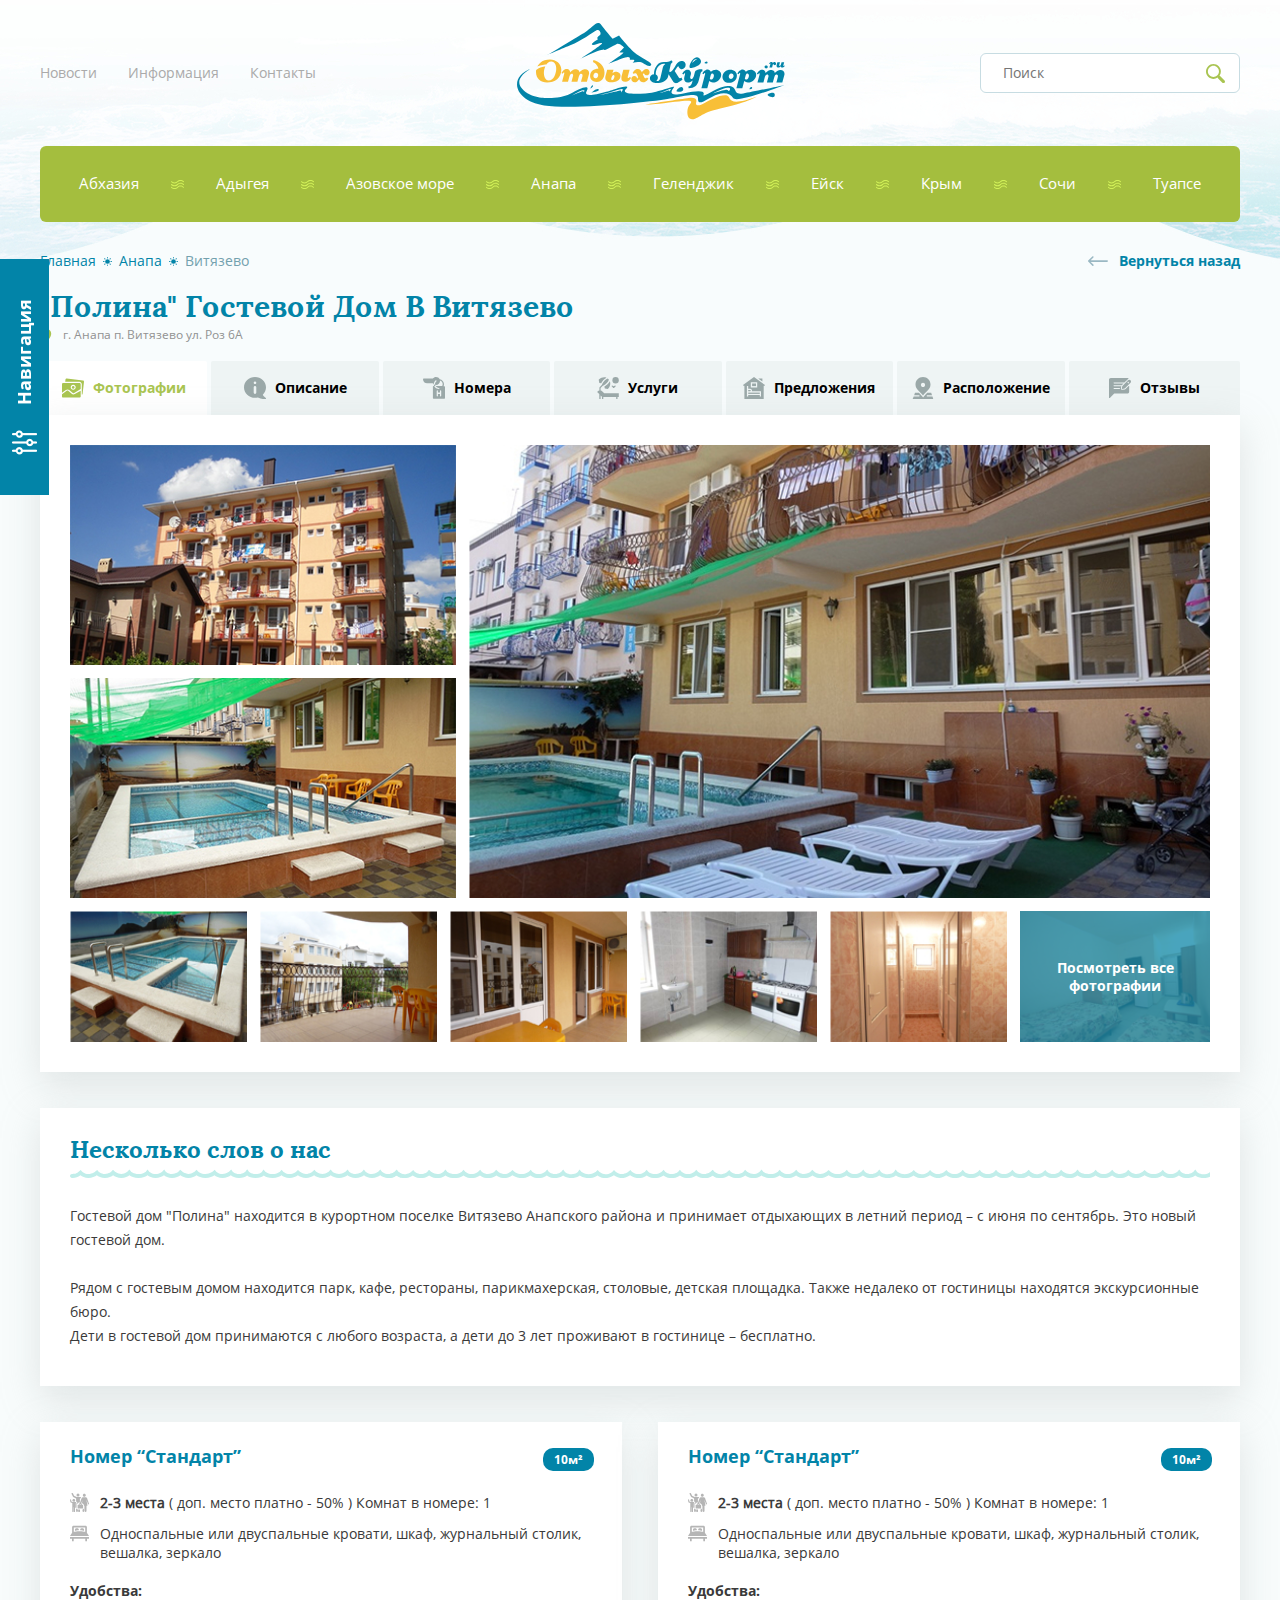
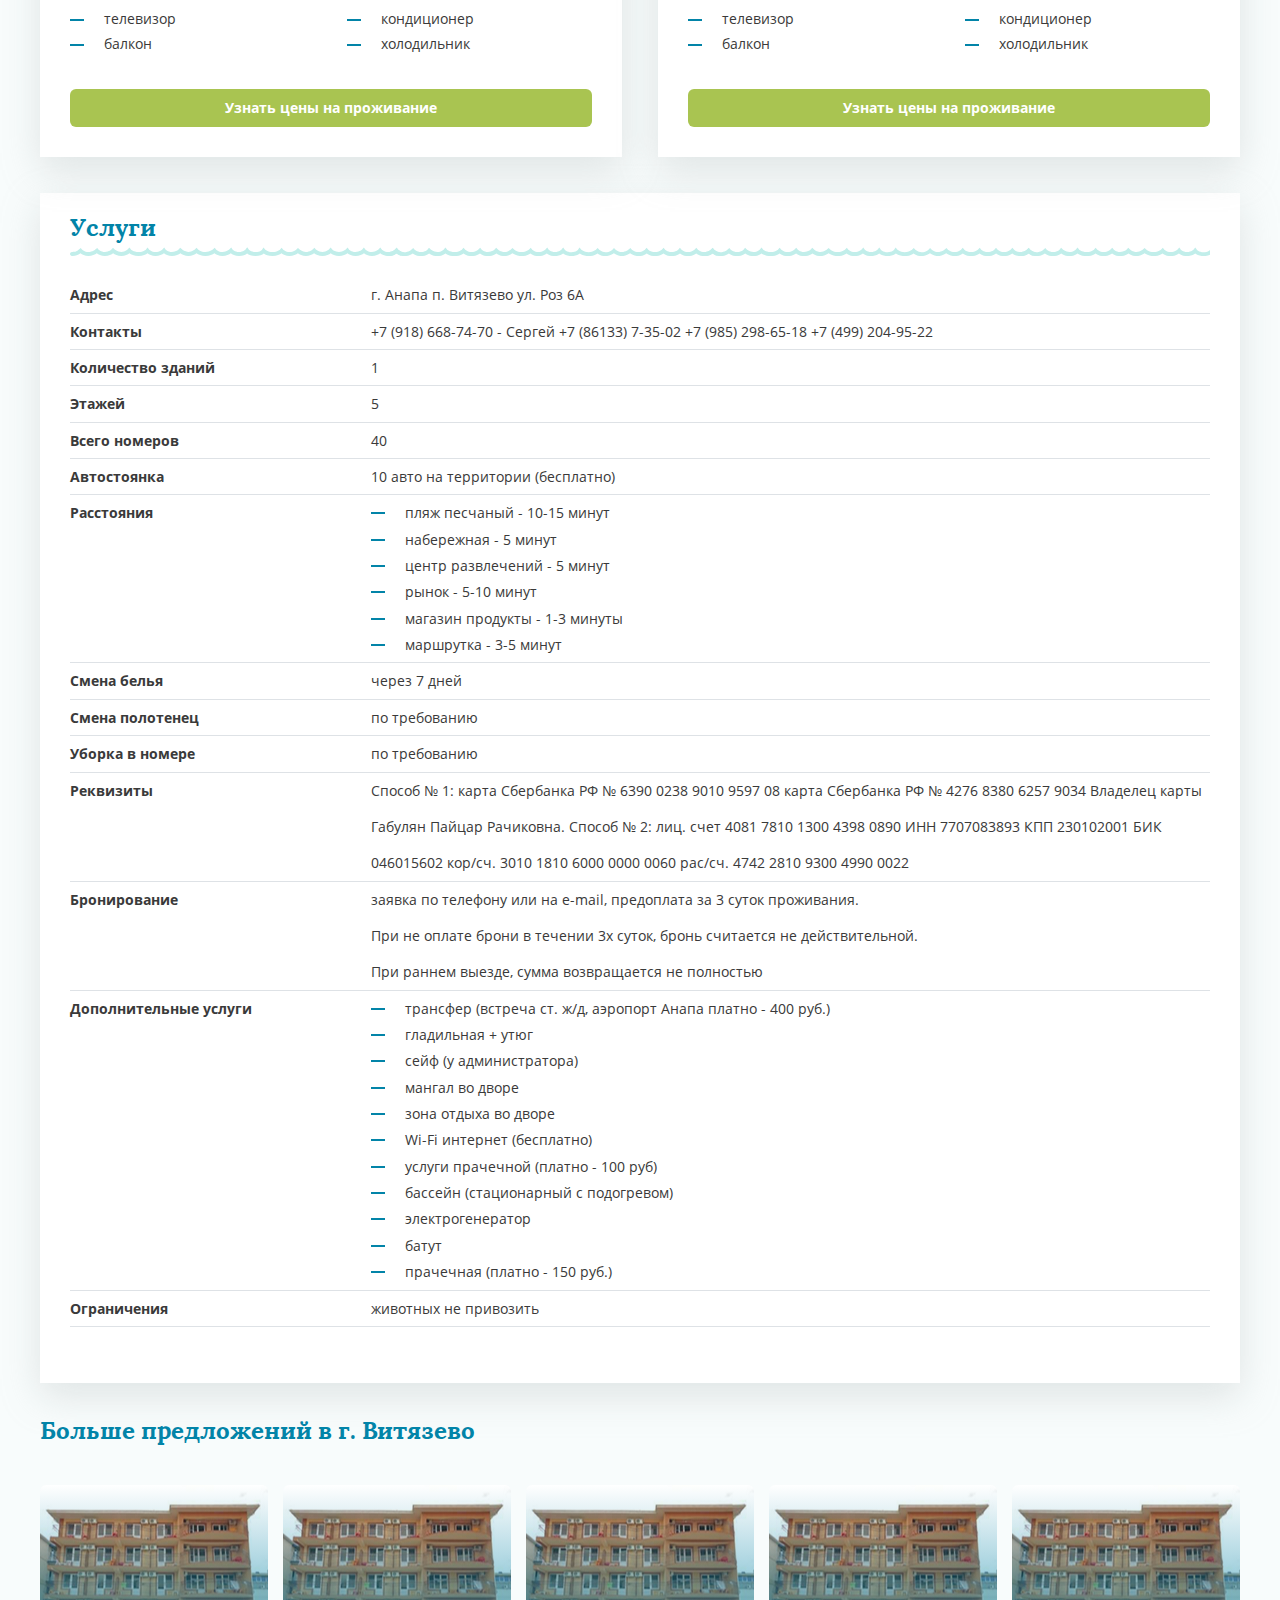
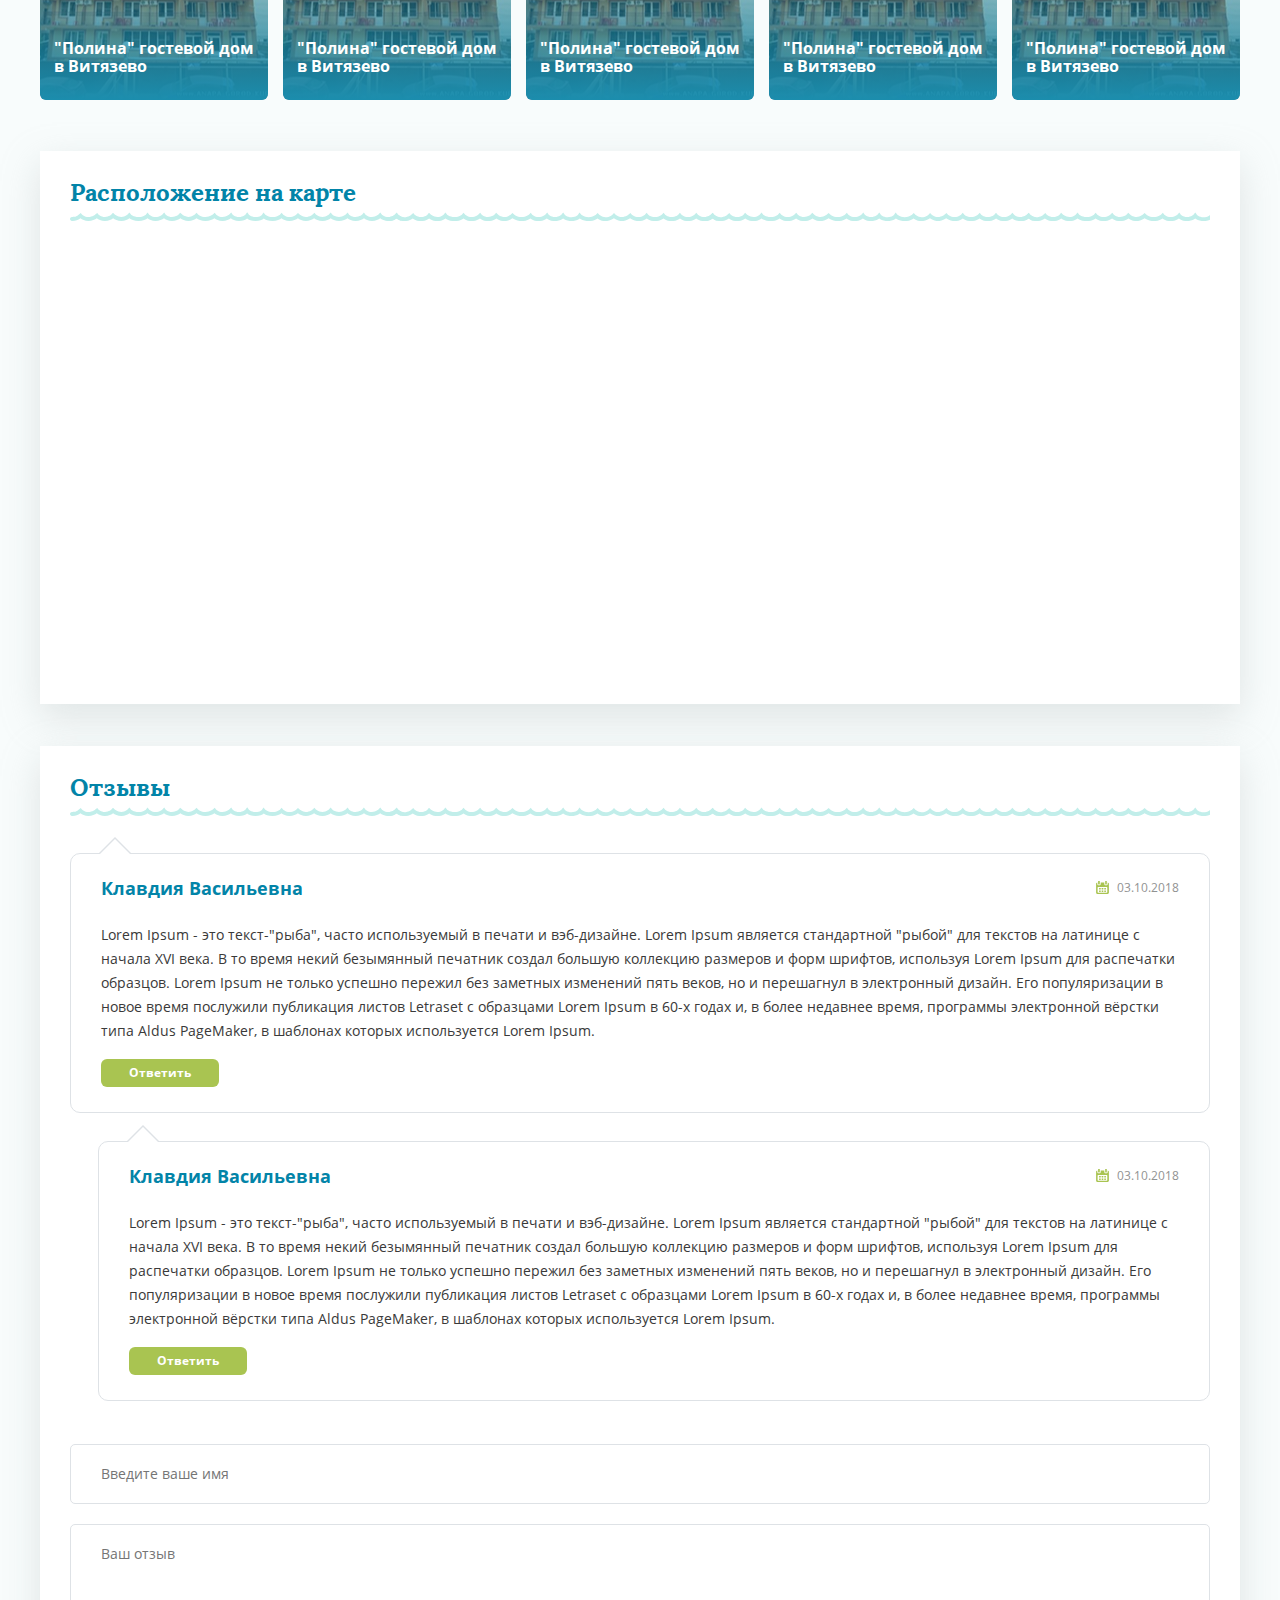
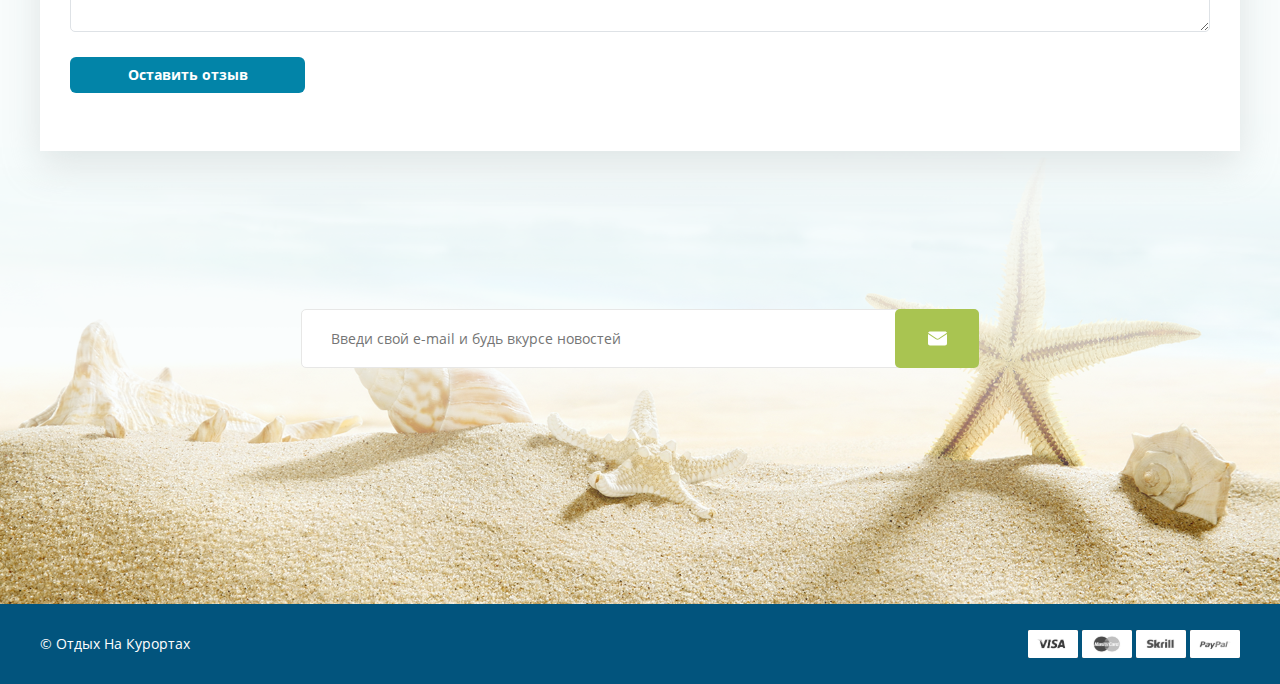
<file: page-object.html>
<!DOCTYPE html>
<html lang="ru">

<head>

	<meta charset="utf-8">
	<!-- <base href="/"> -->

	<title>Карточка</title>
	<meta name="description" content="">

	<meta http-equiv="X-UA-Compatible" content="IE=edge">
	<meta name="viewport" content="width=device-width, initial-scale=1, maximum-scale=1">
	
	<!-- Template Basic Images Start -->
	<meta property="og:image" content="path/to/image.jpg">
	<link rel="icon" href="img/favicon/favicon.ico">
	<link rel="apple-touch-icon" sizes="180x180" href="img/favicon/apple-touch-icon-180x180.png">
	<!-- Template Basic Images End -->
	
	<!-- Custom Browsers Color Start -->
	<meta name="theme-color" content="#000">
	<!-- Custom Browsers Color End -->

	<link rel="stylesheet" href="css/page-object-first-screen.min.css">

</head>

<body class="b-page">
	<div class="b-page__wrapper">
		<header class="b-header">
			<div class="b-headline">
				<div class="container">
					<div class="b-headline__row">
						<ul class="b-headline-menu">
							<li class="b-headline-menu__item">
								<a href="#" class="b-headline-menu__link">Новости</a> <!-- /.b-headline-menu__link -->								
							</li>
							<!-- /.b-headline-menu__item -->
							<li class="b-headline-menu__item">
								<a href="#" class="b-headline-menu__link">Информация</a> <!-- /.b-headline-menu__link -->
							</li>
							<!-- /.b-headline-menu__item -->
							<li class="b-headline-menu__item">
								<a href="#" class="b-headline-menu__link">Контакты</a> <!-- /.b-headline-menu__link -->
							</li>
							<!-- /.b-headline-menu__item -->							  
						</ul>
						<!-- /.b-headline-menu -->
						<button class="menu-toggle">
							<img src="img/Icons/menu.svg" alt="Menu" class="menu-toggle__burger">
							<img src="img/Icons/right-arrow.png" alt="Back" class="menu-toggle__close">
						</button>
						<!-- /.menu-toggle -->
						<a href="#" class="b-headline__logo b-logo">
							<img src="img/Icons/logo.svg" alt="Logo" class="b-logo__image">
							<img src="img/Icons/logo_mini.svg" alt="logo" class="b-logo__image b-logo__image_sm">
						</a>
						<!-- /.b-logo -->
						<form action="#" class="b-search">
							<input type="text" class="b-search__input" placeholder="Поиск">
							<button type="submit" class="b-search__submit">
								<img src="img/Icons/search.svg" alt="Поиск">
							</button>
						</form>
						<!-- /.b-search -->
						<button class="search-toggle">
							<img src="img/Icons/search.svg" alt="Menu" class="search-toggle__scale">
							<img src="img/Icons/cross.png" alt="Back" class="search-toggle__close">
						</button>
						<!-- /.menu-toggle -->
					</div>
					<!-- /.b-headline__row -->
				</div>
			</div>
			<!-- /.b-headline -->
			<div class="b-header__menu b-menu">
				<div class="container">
					<div class="b-menu__list">
						<a href="#" class="b-menu__link">Абхазия</a> <!-- /.menu__link -->
						<a href="#" class="b-menu__link">Адыгея</a> <!-- /.menu__link -->
						<a href="#" class="b-menu__link">Азовское море</a> <!-- /.menu__link -->
						<a href="#" class="b-menu__link">Анапа</a> <!-- /.menu__link -->
						<a href="#" class="b-menu__link">Геленджик</a> <!-- /.menu__link -->
						<a href="#" class="b-menu__link">Ейск</a> <!-- /.menu__link -->
						<a href="#" class="b-menu__link">Крым</a> <!-- /.menu__link -->
						<a href="#" class="b-menu__link">Сочи</a> <!-- /.menu__link -->
						<a href="#" class="b-menu__link">Туапсе</a> <!-- /.menu__link -->
					</div>
					<!-- /.b-menu__row -->
				</div>
				<!-- /.container -->				        
			</div>
			<!-- /.b-menu -->
		</header>
		<!-- /.b-header -->
		<div class="b-object-navbar">
			<section class="b-breadcrumbs">
				<div class="container">
					<div class="b-breadcrumbs__row">
						<div class="b-breadcrumbs__list">
							<a href="#" class="b-breadcrumbs__item">Главная</a>
							<!-- /.b-breadcrumbs__item -->
							<a href="#" class="b-breadcrumbs__item">Анапа</a>
							<!-- /.b-breadcrumbs__item -->
							<span href="#" class="b-breadcrumbs__item b-breadcrumbs__item_current">Витязево</span>
							<!-- /.b-breadcrumbs__item -->
										 
						</div>
						<!-- /.b-breadcrumbs__list -->
						<a href="#" class="b-breadcrumbs__return">Вернуться назад</a>
					</div>
					<!-- /.b-breadcrumbs__row -->
				</div>
				<!-- /.container -->
			</section>
			<!-- /.b-breadcrumbs -->
			<section class="b-object-hero b-object-hero_sticky">
				
				<div class="container">
					<div class="b-object-hero__headline">
						<h1>"Полина" Гостевой Дом В Витязево</h1>
						<span class="b-object-hero__location">г. Анапа п. Витязево ул. Роз 6А</span>
						<!-- /.b-object-hero__location -->
					</div>
					<!-- /.b-object-hero__headline -->
					<div class="p-object-nav">
						<a href="#gallery" class="p-object-nav__item p-object-nav__item_active">
							<div class="p-object-nav__label">
								<div class="p-object-nav__icon">
									<img src="img/Icons/photos.svg" alt="Фотографии">
									<img src="img/Icons/photos_hover.svg" class="hover" alt="Фотографии">	
								</div>
								<!-- /.p-object-nav__icon -->							
								<span>Фотографии</span>
							</div>
							<!-- /.p-object-nav__label -->					
						</a>
						<!-- /.p-object-nav__item -->
						<a href="#about" class="p-object-nav__item">
							<div class="p-object-nav__label">
								<div class="p-object-nav__icon">
									<img src="img/Icons/info.svg" alt="Фотографии">
									<img src="img/Icons/info_hover.svg" class="hover" alt="Описание">	
								</div>
								<!-- /.p-object-nav__icon -->							
								<span>Описание</span>
							</div>
							<!-- /.p-object-nav__label -->					
						</a>
						<!-- /.p-object-nav__item -->
						<a href="#numbers" class="p-object-nav__item">
							<div class="p-object-nav__label">
								<div class="p-object-nav__icon">
									<img src="img/Icons/number.svg" alt="Фотографии">
									<img src="img/Icons/number_hover.svg" class="hover" alt="Номера">	
								</div>
								<!-- /.p-object-nav__icon -->							
								<span>Номера</span>
							</div>
							<!-- /.p-object-nav__label -->					
						</a>
						<!-- /.p-object-nav__item -->
						<a href="#services" class="p-object-nav__item">
							<div class="p-object-nav__label">
								<div class="p-object-nav__icon">
									<img src="img/Icons/uslugi.svg" alt="Фотографии">
									<img src="img/Icons/uslugi_hover.svg" class="hover" alt="Номера">	
								</div>
								<!-- /.p-object-nav__icon -->							
								<span>Услуги</span>
							</div>
							<!-- /.p-object-nav__label -->					
						</a>
						<!-- /.p-object-nav__item -->
						<a href="#deals" class="p-object-nav__item">
							<div class="p-object-nav__label">
								<div class="p-object-nav__icon">
									<img src="img/Icons/deals.svg" alt="Фотографии">
									<img src="img/Icons/deals_hover.svg" class="hover" alt="Предложения">	
								</div>
								<!-- /.p-object-nav__icon -->							
								<span>Предложения</span>
							</div>
							<!-- /.p-object-nav__label -->					
						</a>
						<!-- /.p-object-nav__item -->
						<a href="#map" class="p-object-nav__item">
							<div class="p-object-nav__label">
								<div class="p-object-nav__icon">
									<img src="img/Icons/location1.svg" alt="Фотографии">
									<img src="img/Icons/location1_hover.svg" class="hover" alt="Расположение">	
								</div>
								<!-- /.p-object-nav__icon -->							
								<span>Расположение</span>
							</div>
							<!-- /.p-object-nav__label -->					
						</a>
						<!-- /.p-object-nav__item -->
						
						<a href="#feedback" class="p-object-nav__item">
							<div class="p-object-nav__label">
								<div class="p-object-nav__icon">
									<img src="img/Icons/feedback.svg" alt="Фотографии">
									<img src="img/Icons/feedback_hover.svg" class="hover" alt="Отзывы">	
								</div>
								<!-- /.p-object-nav__icon -->							
								<span>Отзывы</span>
							</div>
							<!-- /.p-object-nav__label -->					
						</a>
						<!-- /.p-object-nav__item -->					
					</div>
					<!-- /.p-object-nav -->				
				</div>
				<!-- /.container -->
			</section>
			<!-- /.b-object-hero -->
		</div>
		<!-- /.b-object-navbar -->
		
		<div class="b-main" >
			<section class="b-gallery navbar-switch" id="gallery">
				<div class="container">
					<div class="b-theme-box b-theme-box_shadow">
						<div class="b-gallery__grid">
							<div class="b-gallery__row">
								<div class="b-gallery__col-4">
									<div class="b-gallery__item">
										<img src="img/gallery/gallery-1.jpg" alt="gallery">
									</div>
									<!-- /.b-gallery__item -->
									<div class="b-gallery__item">
										<img src="img/gallery/gallery-2.jpg" alt="gallery">
									</div>
									<!-- /.b-gallery__item -->
								</div>
								<!-- /.b-gallery__col-4 -->
								<div class="b-gallery__col-8">
									<div class="b-gallery__item">
										<img src="img/gallery/gallery-3.jpg" alt="gallery">
									</div>
									<!-- /.b-gallery__item -->
								</div>
								<!-- /.b-gallery__col-8 -->
							</div>
							<!-- /.b-gallery__row -->
							<div class="b-gallery__row">
								<div class="b-gallery__col-2">
									<div class="b-gallery__item">
										<img src="img/gallery/gallery-4.jpg" alt="gallery">
									</div>
									<!-- /.b-gallery__item -->
								</div>
								<!-- /.b-gallery__col-2 -->
								<div class="b-gallery__col-2">
									<div class="b-gallery__item">
										<img src="img/gallery/gallery-5.jpg" alt="gallery">
									</div>
									<!-- /.b-gallery__item -->
								</div>
								<!-- /.b-gallery__col-2 -->
								<div class="b-gallery__col-2">
									<div class="b-gallery__item">
										<img src="img/gallery/gallery-6.jpg" alt="gallery">
									</div>
									<!-- /.b-gallery__item -->
								</div>
								<!-- /.b-gallery__col-2 -->
								<div class="b-gallery__col-2">
									<div class="b-gallery__item">
										<img src="img/gallery/gallery-7.jpg" alt="gallery">
									</div>
									<!-- /.b-gallery__item -->
								</div>
								<!-- /.b-gallery__col-2 -->
								<div class="b-gallery__col-2">
									<div class="b-gallery__item">
										<img src="img/gallery/gallery-8.jpg" alt="gallery">
									</div>
									<!-- /.b-gallery__item -->
								</div>
								<!-- /.b-gallery__col-2 -->
								<div class="b-gallery__col-2">
									<div class="b-gallery__item">
										<img src="img/gallery/gallery-9.jpg" alt="gallery">
										<a href="#" class="b-gallery__hover">Посмотреть все фотографии</a>
										<!-- /.b-gallery__hover -->
									</div>
									<!-- /.b-gallery__item -->
								</div>
								<!-- /.b-gallery__col-2 -->
							</div>
							<!-- /.b-gallery__row -->
						</div>
						<!-- /.b-gallery__grid -->
					</div>
					<!-- /.b-theme-box b-theme-box_shadow -->
				</div>
				<!-- /.container -->
			</section>
			<!-- /.b-gallery -->
			<section class="b-about navbar-switch" id="about">
				<div class="container">
					<div class="b-theme-box b-theme-box_shadow">
						<h2>Несколько слов о нас</h2>
						<p>Гостевой дом "Полина" находится в курортном поселке Витязево Анапского района и принимает отдыхающих в летний период – с июня по сентябрь. 
						Это новый гостевой дом.</p>
						<p>Рядом с гостевым домом находится парк, кафе, рестораны, парикмахерская, столовые, детская площадка. Также недалеко от гостиницы находятся экскурсионные бюро.<br>
						Дети в гостевой дом принимаются с любого возраста, а дети до 3 лет проживают в гостинице – бесплатно.</p>
					</div>
					<!-- /.b-theme-box b-theme-box_shadow -->
					
				</div>
				<!-- /.container -->
			</section>
			<!-- /.b-about -->
			<section class="b-numbers navbar-switch" id="numbers">
				<div class="container">
					<div class="b-numbers__row">
						<div class="b-numbers__item b-theme-box b-theme-box_shadow">
							<div class="b-numbers-headline">
								<h3>Номер “Стандарт”</h3>
								<span class="b-numbers__squares">10м² </span>
								<!-- /.b-numbers__sqaures -->
							</div>
							<!-- /.b-numbers__headline -->
							<div class="b-numbers-description">
								<div class="b-numbers-description__item">
									<img src="img/Icons/places.svg" alt="places">
									<p><b>2-3 места</b> ( доп. место платно - 50% ) Комнат в номере: 1</p>
								</div>
								<!-- /.b-number-description__item -->
								<div class="b-numbers-description__item">
									<img src="img/Icons/sleep.svg" alt="sleep">
									<p>Односпальные или двуспальные кровати, шкаф, журнальный столик, вешалка, зеркало</p>
								</div>
								<!-- /.b-number-description__item -->
							</div>
							<!-- /.b-numbers-description -->
							<div class="b-numbers-comfort">
								<span>Удобства:</span>
								<ul class="b-numbers-comfort__list">
									<li>телевизор</li>
									<li>балкон</li>
									<li>кондиционер</li>
									<li>холодильник</li>
								</ul>
								<!-- /.b-numbers-comfort__list -->
							</div>
							<!-- /.b-numbers-comfort -->
							<a href="#" class="b-numbers-button modal-toggle">Узнать цены на проживание</a>
							<!-- /.b-numbers-button -->
						</div>
						<!-- /.b-numbers__item theme-box theme-box_shadow -->
						<div class="b-numbers__item b-theme-box b-theme-box_shadow">
							<div class="b-numbers-headline">
								<h3>Номер “Стандарт”</h3>
								<span class="b-numbers__squares">10м² </span>
								<!-- /.b-numbers__sqaures -->
							</div>
							<!-- /.b-numbers__headline -->
							<div class="b-numbers-description">
								<div class="b-numbers-description__item">
									<img src="img/Icons/places.svg" alt="places">
									<p><b>2-3 места</b> ( доп. место платно - 50% ) Комнат в номере: 1</p>
								</div>
								<!-- /.b-number-description__item -->
								<div class="b-numbers-description__item">
									<img src="img/Icons/sleep.svg" alt="sleep">
									<p>Односпальные или двуспальные кровати, шкаф, журнальный столик, вешалка, зеркало</p>
								</div>
								<!-- /.b-number-description__item -->
							</div>
							<!-- /.b-numbers-description -->
							<div class="b-numbers-comfort">
								<span>Удобства:</span>
								<ul class="b-numbers-comfort__list">
									<li>телевизор</li>
									<li>балкон</li>
									<li>кондиционер</li>
									<li>холодильник</li>
								</ul>
								<!-- /.b-numbers-comfort__list -->
							</div>
							<!-- /.b-numbers-comfort -->
							<a href="#" class="b-numbers-button modal-toggle">Узнать цены на проживание</a>
							<!-- /.b-numbers-button -->
						</div>
						<!-- /.b-numbers__item theme-box theme-box_shadow -->
					</div>
					<!-- /.b-numbers__row -->
				</div>
				<!-- /.container -->
			</section>
			<!-- /.b-numbers -->

			<section class="b-services navbar-switch" id="services">
				<div class="container">
					<div class="b-theme-box b-theme-box_shadow pt23">
						<h2>Услуги</h2> 
						<div class="b-services__table b-table">
							<div class="b-table__row">
								<div class="b-table__cell">Адрес</div>
								<!-- /.b-table__cell -->
								<div class="b-table__cell">г. Анапа п. Витязево ул. Роз 6А</div>
								<!-- /.b-table__cell -->
							</div>
							<!-- /.b-table__row -->
							<div class="b-table__row">
								<div class="b-table__cell">Контакты</div>
								<!-- /.b-table__cell -->
								<div class="b-table__cell">+7 (918) 668-74-70 - Сергей +7 (86133) 7-35-02 +7 (985) 298-65-18 +7 (499) 204-95-22</div>
								<!-- /.b-table__cell -->
							</div>
							<!-- /.b-table__row -->
							<div class="b-table__row">
								<div class="b-table__cell">Количество зданий</div>
								<!-- /.b-table__cell -->
								<div class="b-table__cell">1</div>
								<!-- /.b-table__cell -->
							</div>
							<!-- /.b-table__row -->
							<div class="b-table__row">
								<div class="b-table__cell">Этажей</div>
								<!-- /.b-table__cell -->
								<div class="b-table__cell">5</div>
								<!-- /.b-table__cell -->
							</div>
							<!-- /.b-table__row -->
							<div class="b-table__row">
								<div class="b-table__cell">Всего номеров</div>
								<!-- /.b-table__cell -->
								<div class="b-table__cell">40</div>
								<!-- /.b-table__cell -->
							</div>
							<!-- /.b-table__row -->
							<div class="b-table__row">
								<div class="b-table__cell">Автостоянка</div>
								<!-- /.b-table__cell -->
								<div class="b-table__cell">10 авто на территории (бесплатно)</div>
								<!-- /.b-table__cell -->
							</div>
							<!-- /.b-table__row -->
							<div class="b-table__row">
								<div class="b-table__cell">Расстояния</div>
								<!-- /.b-table__cell -->
								<div class="b-table__cell">
									<ul>
										<li>пляж песчаный - 10-15 минут</li>
										<li>набережная - 5 минут</li>
										<li>центр развлечений - 5 минут</li>
										<li>рынок - 5-10 минут</li>
										<li>магазин продукты - 1-3 минуты</li>
										<li>маршрутка - 3-5 минут</li>
									</ul>
								</div>
								<!-- /.b-table__cell -->
							</div>
							<!-- /.b-table__row -->
							<div class="b-table__row">
								<div class="b-table__cell">Смена белья</div>
								<!-- /.b-table__cell -->
								<div class="b-table__cell">через 7 дней</div>
								<!-- /.b-table__cell -->
							</div>
							<!-- /.b-table__row -->
							<div class="b-table__row">
								<div class="b-table__cell">Смена полотенец</div>
								<!-- /.b-table__cell -->
								<div class="b-table__cell">по требованию</div>
								<!-- /.b-table__cell -->
							</div>
							<!-- /.b-table__row -->
							<div class="b-table__row">
								<div class="b-table__cell">Уборка в номере</div>
								<!-- /.b-table__cell -->
								<div class="b-table__cell">по требованию</div>
								<!-- /.b-table__cell -->
							</div>
							<!-- /.b-table__row -->
							<div class="b-table__row">
								<div class="b-table__cell">Реквизиты</div>
								<!-- /.b-table__cell -->
								<div class="b-table__cell b-table__cell_pt0 b-table__cell_pb0">
									<p>Способ № 1: карта Сбербанка РФ № 6390 0238 9010 9597 08   карта Сбербанка РФ № 4276 8380 6257 9034 Владелец карты Габулян Пайцар Рачиковна. Способ № 2: лиц. счет 4081 7810 1300 4398 0890 ИНН 7707083893 КПП 230102001 БИК 046015602 кор/сч. 3010 1810 6000 0000 0060  рас/сч. 4742 2810 9300 4990 0022
										</p>
								</div>
								<!-- /.b-table__cell -->
							</div>
							<!-- /.b-table__row -->
							<div class="b-table__row">
								<div class="b-table__cell">Бронирование</div>
								<!-- /.b-table__cell -->
								<div class="b-table__cell b-table__cell_pt0 b-table__cell_pb0">
									<p>заявка по телефону или на e-mail, предоплата за 3 суток проживания.</p>
									<p>При не оплате брони в течении 3х суток, бронь считается не действительной.</p>
									<p>При раннем выезде, сумма возвращается не полностью</p>
								</div>
								<!-- /.b-table__cell -->
							</div>
							<!-- /.b-table__row -->
							<div class="b-table__row">
								<div class="b-table__cell">Дополнительные услуги</div>
								<!-- /.b-table__cell -->
								<div class="b-table__cell">
									<ul>
										<li>трансфер (встреча ст. ж/д, аэропорт Анапа платно - 400 руб.)</li>
										<li>гладильная + утюг</li>
										<li>сейф (у администратора)</li>
										<li>мангал во дворе</li>
										<li>зона отдыха во дворе</li>
										<li>Wi-Fi интернет (бесплатно)</li>
										<li>услуги прачечной (платно - 100 руб)</li>
										<li>бассейн (стационарный с подогревом)</li>
										<li>электрогенератор</li>
										<li>батут</li>
										<li>прачечная (платно - 150 руб.)</li>
									</ul>
								</div>
								<!-- /.b-table__cell -->
							</div>
							<!-- /.b-table__row -->
							<div class="b-table__row">
								<div class="b-table__cell">Ограничения</div>
								<!-- /.b-table__cell -->
								<div class="b-table__cell">животных не привозить</div>
								<!-- /.b-table__cell -->
							</div>
							<!-- /.b-table__row -->
						</div>
						<!-- /.b-services__table -->
					</div>
					<!-- /.b-theme-box b-theme-box_shadow -->
				</div>
				<!-- /.container -->
			</section>
			<!-- /.b-services -->
			<section class="b-deals navbar-switch"  id="deals">
				<div class="container">
					<h2 class="nowaves">Больше предложений в г. Витязево</h2>
					<div class="b-deals__row">
						<a href="#" class="b-deals-card">
							<div class="b-deals-card__image">
								<img src="img/deals/deals.jpg" alt="deals">
							</div>
							<!-- /.b-deals-card__image -->
							<div class="b-deals-card__hover"></div>
							<!-- /.b-deals-card__hover -->
							<span class="b-deals-card__name">"Полина" гостевой дом в Витязево</span>
							<!-- /.b-deals-card__name -->
						</a>
						<!-- /.b-deals__card -->
						<a href="#" class="b-deals-card">
							<div class="b-deals-card__image">
								<img src="img/deals/deals.jpg" alt="deals">
							</div>
							<!-- /.b-deals-card__image -->
							<div class="b-deals-card__hover"></div>
							<!-- /.b-deals-card__hover -->
							<span class="b-deals-card__name">"Полина" гостевой дом в Витязево</span>
							<!-- /.b-deals-card__name -->
						</a>
						<!-- /.b-deals__card -->
						<a href="#" class="b-deals-card">
							<div class="b-deals-card__image">
								<img src="img/deals/deals.jpg" alt="deals">
							</div>
							<!-- /.b-deals-card__image -->
							<div class="b-deals-card__hover"></div>
							<!-- /.b-deals-card__hover -->
							<span class="b-deals-card__name">"Полина" гостевой дом в Витязево</span>
							<!-- /.b-deals-card__name -->
						</a>
						<!-- /.b-deals__card -->
						<a href="#" class="b-deals-card">
							<div class="b-deals-card__image">
								<img src="img/deals/deals.jpg" alt="deals">
							</div>
							<!-- /.b-deals-card__image -->
							<div class="b-deals-card__hover"></div>
							<!-- /.b-deals-card__hover -->
							<span class="b-deals-card__name">"Полина" гостевой дом в Витязево</span>
							<!-- /.b-deals-card__name -->
						</a>
						<!-- /.b-deals__card -->
						<a href="#" class="b-deals-card">
							<div class="b-deals-card__image">
								<img src="img/deals/deals.jpg" alt="deals">
							</div>
							<!-- /.b-deals-card__image -->
							<div class="b-deals-card__hover"></div>
							<!-- /.b-deals-card__hover -->
							<span class="b-deals-card__name">"Полина" гостевой дом в Витязево</span>
							<!-- /.b-deals-card__name -->
						</a>
						<!-- /.b-deals__card -->
					</div>
					<!-- /.b-deals__row -->
				</div>
				<!-- /.container -->
			</section>
			<!-- /.b-deals -->
			<section class="b-map navbar-switch" id="map">
				<div class="container">
					<div class="b-theme-box b-theme-box_shadow">
						<h2>Расположение на карте</h2>
						<div class="b-map__box">
							<iframe src="https://www.google.com/maps/embed?pb=!1m18!1m12!1m3!1d2841.46852475084!2d33.51149381503981!3d44.587441799535384!2m3!1f0!2f0!3f0!3m2!1i1024!2i768!4f13.1!3m3!1m2!1s0x409524a01e7ecec5%3A0xce56a01531ca4ea1!2z0JDQstGA0L7RgNCw!5e0!3m2!1suk!2sua!4v1612739330093!5m2!1suk!2sua" width="600" height="450" frameborder="0" style="border:0;" allowfullscreen="" aria-hidden="false" tabindex="0"></iframe>
						</div>
						<!-- /.b-map__box -->
					</div>
					<!-- /.theme-box theme-box_shadow -->
				</div>
				<!-- /.container -->
			</section>
			<!-- /.b-map -->
			<section class="b-feedback navbar-switch" id="feedback">
				<div class="container">
					<div class="b-theme-box b-theme-box_shadow">
						<h2>Отзывы</h2>
						<div class="b-feedback-list">
							<div class="b-feedback__item">
								<div class="b-feedback-headline">
									<a href="#" class="b-feedback__user">Клавдия Васильевна</a>
									<!-- /.b-feedback__user -->
									<span class="b-feedback__date"><img src="img/Icons/calendar.svg" alt="date"> 03.10.2018</span>
									<!-- /.b-feedback__date -->
								</div>
								<!-- /.b-feedback__headline -->
								
								<p class="b-feedback__message">Lorem Ipsum - это текст-"рыба", часто используемый в печати и вэб-дизайне. 
									Lorem Ipsum является стандартной "рыбой" для текстов на латинице с начала XVI века. 
									В то время некий безымянный печатник создал большую коллекцию размеров и форм шрифтов, 
									используя Lorem Ipsum для распечатки образцов. Lorem Ipsum не только успешно пережил 
									без заметных изменений пять веков, но и перешагнул в электронный дизайн. 
									Его популяризации в новое время послужили публикация листов Letraset с 
									образцами Lorem Ipsum в 60-х годах и, в более недавнее время, программы 
									электронной вёрстки типа Aldus PageMaker, 
									в шаблонах которых используется Lorem Ipsum.</p>
								<!-- /.b-feedback__message -->
								<a href="#" class="b-feedback__button">Ответить</a>
								<!-- /.b-feedback__button -->
							</div>
							<!-- /.b-feedback__item -->
							<div class="b-feedback__item b-feedback__item_answer">
								<div class="b-feedback-headline">
									<a href="#" class="b-feedback__user">Клавдия Васильевна</a>
									<!-- /.b-feedback__user -->
									<span class="b-feedback__date"><img src="img/Icons/calendar.svg" alt="date"> 03.10.2018</span>
									<!-- /.b-feedback__date -->
								</div>
								<!-- /.b-feedback__headline -->
								
								<p class="b-feedback__message">Lorem Ipsum - это текст-"рыба", часто используемый в печати и вэб-дизайне. 
									Lorem Ipsum является стандартной "рыбой" для текстов на латинице с начала XVI века. 
									В то время некий безымянный печатник создал большую коллекцию размеров и форм шрифтов, 
									используя Lorem Ipsum для распечатки образцов. Lorem Ipsum не только успешно пережил 
									без заметных изменений пять веков, но и перешагнул в электронный дизайн. 
									Его популяризации в новое время послужили публикация листов Letraset с 
									образцами Lorem Ipsum в 60-х годах и, в более недавнее время, программы 
									электронной вёрстки типа Aldus PageMaker, 
									в шаблонах которых используется Lorem Ipsum.</p>
								<!-- /.b-feedback__message -->
								<a href="#" class="b-feedback__button">Ответить</a>
								<!-- /.b-feedback__button -->
							</div>
							<!-- /.b-feedback__item -->
						</div>
						<!-- /.b-feedback-list -->
						<form action="#" class="b-feedback-form">
							<input type="text" placeholder="Введите ваше имя">
							<textarea name="" id="" cols="30" rows="10" placeholder="Ваш отзыв"></textarea>
							<button type="submit">Оставить отзыв</button>
						</form>
						<!-- /.b-feedback-form -->
					</div>
					<!-- /.b-theme-box b-theme-box_shadow -->
					
				</div>
				<!-- /.container -->
			</section>
			<!-- /.b-feedback -->
			<section class="b-subscribe b-subscribe_home">
				<div class="container">
					<form action="#" class="b-subscribe-form">
						<input type="text" placeholder="Введи свой e-mail и будь вкурсе новостей">
						<button type="submit"><img src="img/Icons/rss.svg" alt=""></button>
					</form>
					<!-- /.b-subscribe-form -->
				</div>
				<!-- /.container -->
			</section>
			<!-- /.b-subscribe -->
		</div>
		<!-- /.b-main -->
		<footer class="b-footer">
			<div class="container">
				<div class="b-footer__row">
					<span class="b-copyright">©  Отдых На Курортах</span>
					<!-- /.b-copyright -->

					<div class="b-payment">
						<a href="#" class="b-payment__item"><img src="img/footer/payment/visa.png" alt="visa"></a>
						<!-- /.b-payment__item -->
						<a href="#" class="b-payment__item"><img src="img/footer/payment/mastercard.png" alt="visa"></a>
						<!-- /.b-payment__item -->
						<a href="#" class="b-payment__item"><img src="img/footer/payment/skrill.png" alt="visa"></a>
						<!-- /.b-payment__item -->
						<a href="#" class="b-payment__item"><img src="img/footer/payment/paypal.png" alt="visa"></a>
						<!-- /.b-payment__item -->
					</div>
					<!-- /.b-payment -->
				</div>
				<!-- /.b-footer__row -->
			</div>
			<!-- /.container -->
		</footer>
		<!-- /.b-footer -->
		<div class="b-modal">
			<div class="b-modal-wrap">
				<div class="b-modal-window">
					<div class="b-modal-window__headline">
						<span >Узнать цены и наличие</span>
						
					</div>
					<!-- /.b-modal-window__headline -->
					<button class="b-modal-close">
						<span></span>
						<span></span>
					</button>
					<div class="b-modal-window__body">
						<span class="b-modal-title">Номер "Стандарт"</span>
						<!-- /.b-modal-title -->
						<span class="b-modal-subtitle">"Фатима" гостевой дом в с. Лдзаа (Пицунда)</span>
						<!-- /.b-modal-subtitle -->
						<form action="#" class="b-modal-form">
							<div class="b-modal-form__row">
								<div class="b-modal-form__item">
									<label for="user-name">Ваше имя</label>
									<input type="text" name="user-name" id="user-name">
								</div>
								<!-- /.b-modal-form__item -->
							</div>
							<!-- /.b-modal-form__row -->
							<div class="b-modal-form__row">
								<div class="b-modal-form__item b-modal-form__item_col-6">
									<label for="user-phone">Ваш телефон</label>
									<input type="text" name="user-phone" id="user-phone">
								</div>
								<!-- /.b-modal-form__item -->
								<div class="b-modal-form__item b-modal-form__item_col-6">
									<label for="user-email">Ваш e-mail</label>
									<input type="text" name="user-email" id="user-email">
								</div>
								<!-- /.b-modal-form__item -->
							</div>
							<!-- /.b-modal-form__row -->
							<div class="b-modal-form__row">							
								<div class="b-modal-form__item b-modal-form__item_col-6">
									<label for="date-in">Дата заезда</label>
									<input type="date" placeholder="Планируемая дата" name="date-in" id="date-in">
								</div>
								<!-- /.b-modal-form__item -->
								<div class="b-modal-form__item b-modal-form__item_col-6">
									<label for="date-out">Дата выезда</label>
									<input type="date" placeholder="Планируемая дата" name="date-out" id="date-out">
								</div>
								<!-- /.b-modal-form__item -->
							</div>
							<!-- /.b-modal-form__row -->
							<div class="b-modal-form__row">
								<div class="b-modal-form__item">
									<label for="date-out">Ваше сообщение</label>
									<textarea name="form-message" id="form-message" cols="30" rows="10" >Добрый день! Я хочу узнать цены на проживание, а также наличие свободных мест.</textarea>
								</div>
								<!-- /.b-modal-form__item -->
							</div>
							<!-- /.b-modal-form__row -->
							<button type="sumbit" class="b-modal-button">Отправить</button>
						</form>
						<!-- /.b-modal-form -->
					</div>
					<!-- /.b-modal-window__body -->
				</div>
				<!-- /.b-modal__window -->
			</div>
			<!-- /.b-modal-wrap -->
			
		</div>
		<!-- /.b-modal -->
		<div class="b-sidenav">
			<a href="#" class="b-sidenav-toggle">
				<div class="b-sidenav-toggle__label">
					<span>Навигация</span>
				</div>
				<!-- /.b-sidebnav-toggle__label -->				
				<img src="img/Icons/menu_3.svg" alt="menu">
			</a>
			<!-- /.b-sidenav__toggle -->
			<div class="b-sidenav__content">
				<div class="b-sidebar__box sidebar-box">
					<span class="b-sidebar-box__title b-sidebar-box__title_blue">Отдых в Анапе</span> <!-- /.sidebar-box__title -->
					<div class="b-sidebar-box__content">
						<div class="b-sidebar-list">
							<div class="b-sidebar-list__item ">
								<span class="b-sidebar-title b-sidebar-title_wave">Анапа</span>
								<ul class="b-sidebar-sublist">
									<li><a href="#">Частный сектор</a></li>
									<li><a href="#">Гостевой дом</a></li>
									<li><a href="#">База отдыха</a></li>
									<li><a href="#">Мини-гостиница</a></li>
									<li><a href="#">Гостиница</a></li>
									<li><a href="#">Отель</a></li>
									<li><a href="#">Квартира</a></li>
									<li><a href="#">Дом под ключ</a></li>
									<li><a href="#">Пансионат</a></li>
									<li><a href="#">Коттедж</a></li>
									<li><a href="#">Этаж под-ключ</a></li>
									<li><a href="#">Санаторий</a></li>
								</ul>
								<!-- /.sidebar-sublist -->
							</div>
							<div class="b-sidebar-list__item">
								<span class="b-sidebar-title b-sidebar-title_wave">Витязево</span>
								<ul class="b-sidebar-sublist">
									<li><a href="#">Частный сектор</a></li>
									<li><a href="#">Гостевой дом</a></li>
									<li><a href="#">База отдыха</a></li>
									<li><a href="#">Мини-гостиница</a></li>
									<li><a href="#">Гостиница</a></li>
									<li><a href="#">Отель</a></li>
									<li><a href="#">Квартира</a></li>
									<li><a href="#">Дом под ключ</a></li>
									<li><a href="#">Пансионат</a></li>
									<li><a href="#">Коттедж</a></li>
									<li><a href="#">Этаж под-ключ</a></li>
									<li><a href="#">Санаторий</a></li>
								</ul>
								<!-- /.sidebar-sublist -->
							</div>
							<a href="#" class="b-sidebar-list__item b-sidebar-title">Джемете</a>
							<a href="#" class="b-sidebar-list__item b-sidebar-title">Сукко</a>
							<a href="#" class="b-sidebar-list__item b-sidebar-title">Благовещенская</a>
							<a href="#" class="b-sidebar-list__item b-sidebar-title">Пятихатки</a>
							<a href="#" class="b-sidebar-list__item b-sidebar-title">Большой Утриш</a>
							<a href="#" class="b-sidebar-list__item b-sidebar-title">Су-Псех</a>
							<a href="#" class="b-sidebar-list__item b-sidebar-title">х. Красный</a>
							<a href="#" class="b-sidebar-list__item b-sidebar-title">Цибанобалка</a>
							<a href="#" class="b-sidebar-list__item b-sidebar-title">х. Нижняя Гостагайка</a>

						</div>
						<!-- /.b-sidebar-list -->
					</div>
					<!-- /.b-sidebar-box__content -->
				</div>
				<!-- /.b-sidebar__box -->
			</div>
			<!-- /.b-sidenav__content -->
		</div>
		<!-- /.b-sidenav -->
	</div>
	<!-- /.b-page__wrapper -->


	

	<link rel="stylesheet" href="libs/yalb/yalb.min.css">
	<link rel="stylesheet" href="css/page-object-main.min.css">
	
	<script src="libs/yalb/yalb.min.js"></script>
	<script src="js/scripts.min.js"></script>

</body>
</html>
</file>
<file: css/page-home-first-screen.min.css>
@font-face{font-family:lora-bold;font-weight:400;font-style:normal;src:url(../fonts/Lora/LoraBold/LoraBold.eot);src:url(../fonts/Lora/LoraBold/LoraBold.eot?#iefix) format("embedded-opentype"),url(../fonts/Lora/LoraBold/LoraBold.woff) format("woff"),url(../fonts/Lora/LoraBold/LoraBold.ttf) format("truetype")}@font-face{font-family:lora;font-weight:400;font-style:normal;src:url(../fonts/Lora/LoraRegular/LoraRegular.eot);src:url(../fonts/Lora/LoraRegular/LoraRegular.eot?#iefix) format("embedded-opentype"),url(../fonts/Lora/LoraRegular/LoraRegular.woff) format("woff"),url(../fonts/Lora/LoraRegular/LoraRegular.ttf) format("truetype")}@font-face{font-family:opensans;font-weight:400;font-style:normal;src:url(../fonts/OpenSans/OpenSansRegular/OpenSansRegular.eot);src:url(../fonts/OpenSans/OpenSansRegular/OpenSansRegular.eot?#iefix) format("embedded-opentype"),url(../fonts/OpenSans/OpenSansRegular/OpenSansRegular.woff) format("woff"),url(../fonts/OpenSans/OpenSansRegular/OpenSansRegular.ttf) format("truetype")}@font-face{font-family:opensansbold;font-weight:400;font-style:normal;src:url(../fonts/OpenSans/OpenSansBold/OpenSansBold.eot);src:url(../fonts/OpenSans/OpenSansBold/OpenSansBold.eot?#iefix) format("embedded-opentype"),url(../fonts/OpenSans/OpenSansBold/OpenSansBold.woff) format("woff"),url(../fonts/OpenSans/OpenSansBold/OpenSansBold.ttf) format("truetype")}html{line-height:1.15;-webkit-text-size-adjust:100%}body{margin:0}main{display:block}h1{font-size:2em;margin:.67em 0}hr{-webkit-box-sizing:content-box;box-sizing:content-box;height:0;overflow:visible}pre{font-family:monospace,monospace;font-size:1em}a{background-color:transparent}abbr[title]{border-bottom:none;text-decoration:underline;-webkit-text-decoration:underline dotted;text-decoration:underline dotted}b,strong{font-weight:bolder}code,kbd,samp{font-family:monospace,monospace;font-size:1em}small{font-size:80%}sub,sup{font-size:75%;line-height:0;position:relative;vertical-align:baseline}sub{bottom:-.25em}sup{top:-.5em}img{border-style:none}button,input,optgroup,select,textarea{font-family:inherit;font-size:100%;line-height:1.15;margin:0}button,input{overflow:visible}button,select{text-transform:none}[type=button],[type=reset],[type=submit],button{-webkit-appearance:button}[type=button]::-moz-focus-inner,[type=reset]::-moz-focus-inner,[type=submit]::-moz-focus-inner,button::-moz-focus-inner{border-style:none;padding:0}[type=button]:-moz-focusring,[type=reset]:-moz-focusring,[type=submit]:-moz-focusring,button:-moz-focusring{outline:1px dotted ButtonText}fieldset{padding:.35em .75em .625em}legend{-webkit-box-sizing:border-box;box-sizing:border-box;color:inherit;display:table;max-width:100%;padding:0;white-space:normal}progress{vertical-align:baseline}textarea{overflow:auto}[type=checkbox],[type=radio]{-webkit-box-sizing:border-box;box-sizing:border-box;padding:0}[type=number]::-webkit-inner-spin-button,[type=number]::-webkit-outer-spin-button{height:auto}[type=search]{-webkit-appearance:textfield;outline-offset:-2px}[type=search]::-webkit-search-decoration{-webkit-appearance:none}::-webkit-file-upload-button{-webkit-appearance:button;font:inherit}details{display:block}summary{display:list-item}template{display:none}[hidden]{display:none}.container{display:block;-webkit-box-sizing:border-box;box-sizing:border-box;width:100%;max-width:1200px;margin-left:auto;margin-right:auto}@media screen and (max-width:1200px){.container{max-width:980px}}@media screen and (max-width:991px){.container{max-width:720px}}@media screen and (max-width:768px){.container{width:94%;max-width:540px}}@media screen and (max-width:420px){.container{max-width:340px}}*{-webkit-box-sizing:border-box;box-sizing:border-box}button,input[type=submit]{cursor:pointer}button:focus,input:focus,textarea:focus{outline:0}p{font-size:14px;font-weight:400;font-family:opensans;line-height:24px}body.no-scroll{overflow-y:hidden}.b-headline{position:relative;padding:23px 0}.b-headline__row{display:-webkit-box;display:-webkit-flex;display:-ms-flexbox;display:flex;-webkit-box-orient:horizontal;-webkit-box-direction:normal;-webkit-flex-direction:row;-ms-flex-direction:row;flex-direction:row;-webkit-box-pack:justify;-webkit-justify-content:space-between;-ms-flex-pack:justify;justify-content:space-between;-webkit-box-align:center;-webkit-align-items:center;-ms-flex-align:center;align-items:center;height:100px;position:relative}.b-headline__logo{position:absolute;top:50%;left:51%;-webkit-transform:translate(-50%,-50%);-ms-transform:translate(-50%,-50%);transform:translate(-50%,-50%)}.b-headline-menu{list-style:none;padding-left:0;margin:0}.b-headline-menu__item{display:inline-block}.b-headline-menu__item:not(:last-child){margin-right:27px}.b-headline-menu__link{font-size:14px;font-family:opensans;font-weight:400;color:#aaa;text-decoration:none}.b-headline-menu__link:hover{color:#a9c451}.b-logo{display:block;height:100%;width:auto}@media screen and (max-width:991px){.b-logo{width:41px;height:auto}}.b-logo__image{display:block;width:90%;margin:0 auto}@media screen and (max-width:991px){.b-logo__image{display:none}}.b-logo__image_sm{display:none}@media screen and (max-width:991px){.b-logo__image_sm{display:block}}.b-search{width:100%;max-width:260px;display:-webkit-box;display:-webkit-flex;display:-ms-flexbox;display:flex;-webkit-box-sizing:border-box;box-sizing:border-box;-webkit-box-pack:justify;-webkit-justify-content:space-between;-ms-flex-pack:justify;justify-content:space-between;position:relative}.b-search__input{border:none;background-color:#fff;padding:11px 22px;font-size:14px;font-family:opensans;color:#3a3a3a;width:100%;border:1px solid #c7dce2;border-radius:6px;-webkit-transition:.2s;-o-transition:.2s;transition:.2s}.b-search__input:placeholder{color:#bfd7de}.b-search__input:focus{border-color:#a9c451}.b-search__submit{position:absolute;top:0;right:0;min-height:100%;padding:0 15px;border:none;background-color:transparent;z-index:2}.b-search__submit img{display:block;width:19px;height:19px}.menu-toggle,.search-toggle{border:none;background-color:transparent}.menu-toggle__burger,.search-toggle__burger{display:block;width:26px}.menu-toggle__scale,.search-toggle__scale{display:block;width:26px}.menu-toggle__close,.search-toggle__close{display:block;position:absolute;top:50%;left:50%;-webkit-transform:translate(-50%,-50%);-ms-transform:translate(-50%,-50%);transform:translate(-50%,-50%);width:26px;opacity:0}@media screen and (min-width:992px){.menu-toggle,.search-toggle{display:none}}.menu-toggle_active .menu-toggle__burger{opacity:0}.menu-toggle_active .menu-toggle__close{opacity:1}.search-toggle_active .search-toggle__scale{opacity:0}.search-toggle_active .search-toggle__close{opacity:1}.b-menu__list{width:100%;background-color:#a4be3e;border-radius:6px;height:76px;display:-webkit-box;display:-webkit-flex;display:-ms-flexbox;display:flex;-webkit-box-orient:horizontal;-webkit-box-direction:normal;-webkit-flex-direction:row;-ms-flex-direction:row;flex-direction:row;-webkit-flex-wrap:nowrap;-ms-flex-wrap:nowrap;flex-wrap:nowrap;-webkit-box-pack:center;-webkit-justify-content:center;-ms-flex-pack:center;justify-content:center;-webkit-box-align:center;-webkit-align-items:center;-ms-flex-align:center;align-items:center}.b-menu__link{color:#fff;font-size:15px;font-family:opensans;font-weight:400;text-decoration:none}.b-menu__link:not(:last-child)::after{content:'';display:inline-block;width:13px;height:9px;background-image:url(../img/Icons/header_icon.svg);background-size:100% auto;background-position:center center;background-repeat:no-repeat;margin:0 32px}@media screen and (max-width:1200px){.b-menu__link:not(:last-child)::after{margin:0 18px}}.b-header{background-color:#fff;position:relative;-webkit-box-sizing:border-box;box-sizing:border-box;padding-bottom:34px;z-index:4}.b-header__menu{position:absolute;top:100%;width:100%;left:0;-webkit-transform:translateY(-39px);-ms-transform:translateY(-39px);transform:translateY(-39px)}.b-hero{position:relative;color:#fff;overflow:hidden}.b-hero__content{display:-webkit-box;display:-webkit-flex;display:-ms-flexbox;display:flex;-webkit-box-orient:vertical;-webkit-box-direction:normal;-webkit-flex-direction:column;-ms-flex-direction:column;flex-direction:column;-webkit-box-pack:start;-webkit-justify-content:flex-start;-ms-flex-pack:start;justify-content:flex-start;-webkit-box-align:center;-webkit-align-items:center;-ms-flex-align:center;align-items:center;height:504px;padding-top:148px;display:none}.b-hero__content>*{z-index:5}.b-hero__content_visible{display:-webkit-box;display:-webkit-flex;display:-ms-flexbox;display:flex}.b-hero__content_visible>*{-webkit-animation:hero-content .3s;animation:hero-content .3s}@media screen and (max-width:768px){.b-hero__content{padding-top:100px;height:380px}}.b-hero__bg{position:absolute;top:0;left:0;width:100%;height:100%}.b-hero::before{content:'';display:block}.b-hero__title{font-family:lora-bold;font-size:50px;font-weight:700;line-height:60.03px;margin:10px 0;margin-top:0;margin-bottom:6px;text-align:center}@media screen and (max-width:768px){.b-hero__title{font-size:38px;line-height:1.18}}@media screen and (max-width:576px){.b-hero__title{font-size:32px}}.b-hero__description{text-align:center;font-family:opensansbold;font-weight:700;font-size:14px;line-height:24px;display:block;width:100%;max-width:824px;margin-bottom:27px}@media screen and (max-width:768px){.b-hero__description{font-size:14px;max-width:400px;line-height:1.25}}@media screen and (max-width:576px){.b-hero__description{font-size:12px}}.b-hero__wave{display:block;width:110px}@media screen and (max-width:768px){.b-hero__wave{width:70px}}.b-hero__bottom{position:absolute;bottom:-82px;left:50%;-webkit-transform:translateX(-50%);-ms-transform:translateX(-50%);transform:translateX(-50%);width:1794px;display:-webkit-box;display:-webkit-flex;display:-ms-flexbox;display:flex;-webkit-box-orient:horizontal;-webkit-box-direction:normal;-webkit-flex-direction:row;-ms-flex-direction:row;flex-direction:row;-webkit-box-pack:justify;-webkit-justify-content:space-between;-ms-flex-pack:justify;justify-content:space-between;-webkit-box-align:end;-webkit-align-items:flex-end;-ms-flex-align:end;align-items:flex-end}.b-hero-bottom__wave{position:relative}.b-hero-bottom__wave img{display:block}.b-hero-bottom__wave_left{left:-126px}.b-hero-bottom__wave_right{right:-126px}.b-hero-bg__item{width:100%;height:100%;display:none;position:relative;background-color:#242424}.b-hero-bg__item img{display:block;position:absolute;top:50%;left:50%;-webkit-transform:translate(-50%,-50%);-ms-transform:translate(-50%,-50%);transform:translate(-50%,-50%);min-height:100%;width:auto;opacity:0;-webkit-transition:.4s;-o-transition:.4s;transition:.4s}.b-hero-bg__item_visible{display:block}.b-hero-bg__item_visible img{-webkit-animation:img-opacity .5s ease-in;animation:img-opacity .5s ease-in;-webkit-animation-direction:alternate;animation-direction:alternate;-webkit-animation-fill-mode:forwards;animation-fill-mode:forwards;opacity:1}.b-hero__filter{margin-bottom:-61px}@media screen and (max-width:768px){.b-hero__filter{margin-bottom:-25px}}@-webkit-keyframes img-opacity{0%{opacity:0}100%{opacity:1}}@keyframes img-opacity{0%{opacity:0}100%{opacity:1}}@-webkit-keyframes hero-content{0%{-webkit-transform:translateY(20px);transform:translateY(20px);opacity:0}100%{-webkit-transform:translateY(0);transform:translateY(0);opacity:1}}@keyframes hero-content{0%{-webkit-transform:translateY(20px);transform:translateY(20px);opacity:0}100%{-webkit-transform:translateY(0);transform:translateY(0);opacity:1}}.b-hero__filter{background-color:#f8fcfc;position:relative;top:-2px}.b-tab-filter{width:100%;-webkit-box-shadow:-1px 36px 76px rgba(45,72,84,.09);box-shadow:-1px 36px 76px rgba(45,72,84,.09);border-radius:6px;background-color:#fff;position:relative;top:-86px;z-index:10}@media screen and (max-width:768px){.b-tab-filter{top:-40px;z-index:10}}.b-tab-filter__header{width:100%;display:-webkit-box;display:-webkit-flex;display:-ms-flexbox;display:flex;-webkit-box-orient:horizontal;-webkit-box-direction:normal;-webkit-flex-direction:row;-ms-flex-direction:row;flex-direction:row;-webkit-box-pack:justify;-webkit-justify-content:space-between;-ms-flex-pack:justify;justify-content:space-between}.b-tab-filter__toggle{display:-webkit-box;display:-webkit-flex;display:-ms-flexbox;display:flex;-webkit-box-pack:center;-webkit-justify-content:center;-ms-flex-pack:center;justify-content:center;-webkit-box-align:center;-webkit-align-items:center;-ms-flex-align:center;align-items:center;text-align:center;height:86px;width:33%;text-decoration:none;font-family:lora-bold;font-size:18px;font-weight:700;color:#fff;-webkit-transition:.2s ease-in;-o-transition:.2s ease-in;transition:.2s ease-in}.b-tab-filter__toggle:first-child{border-radius:6px 0 0 0}.b-tab-filter__toggle:last-child{border-radius:0 6px 0 0}.b-tab-filter__toggle_red{background-color:#df6d35}.b-tab-filter__toggle_orange{background-color:#e9b34b}.b-tab-filter__toggle_blue{background-color:#5fd7cd}.b-tab-filter__toggle_active{background-color:#fff;color:#000}@media screen and (max-width:768px){.b-tab-filter__toggle{font-size:16px;line-height:24px;padding:0 16px}}@media screen and (max-width:420px){.b-tab-filter__toggle{width:auto}}@media screen and (max-width:321px){.b-tab-filter__toggle{font-size:13px;line-height:18px}}.b-tab-filter__item{display:-webkit-box;display:-webkit-flex;display:-ms-flexbox;display:flex;-webkit-box-orient:horizontal;-webkit-box-direction:normal;-webkit-flex-direction:row;-ms-flex-direction:row;flex-direction:row;-webkit-box-pack:center;-webkit-justify-content:center;-ms-flex-pack:center;justify-content:center;-webkit-box-align:end;-webkit-align-items:flex-end;-ms-flex-align:end;align-items:flex-end;width:100%;padding-top:68px;padding-bottom:55px;display:none;opacity:0;-webkit-transition:opacity .2s ease-in;-o-transition:opacity .2s ease-in;transition:opacity .2s ease-in}.b-tab-filter__item_active{display:-webkit-box;display:-webkit-flex;display:-ms-flexbox;display:flex;opacity:1}@media screen and (max-width:1200px){.b-tab-filter__item{-webkit-flex-wrap:wrap;-ms-flex-wrap:wrap;flex-wrap:wrap;-webkit-box-pack:justify;-webkit-justify-content:space-between;-ms-flex-pack:justify;justify-content:space-between;padding-left:30px;padding-right:30px}}@media screen and (max-width:991px){.b-tab-filter__item{-webkit-box-orient:vertical;-webkit-box-direction:normal;-webkit-flex-direction:column;-ms-flex-direction:column;flex-direction:column;-webkit-box-pack:start;-webkit-justify-content:flex-start;-ms-flex-pack:start;justify-content:flex-start;-webkit-box-align:center;-webkit-align-items:center;-ms-flex-align:center;align-items:center;padding:30px 16px}}.b-tab-filter__submit{height:50px;width:150px;color:#fff;font-size:14px;font-family:opensansbold;font-weight:700;background-color:#0284a8;border:none;-webkit-transition:.2s ease-in;-o-transition:.2s ease-in;transition:.2s ease-in}.b-tab-filter__submit:hover{background:#a9c451}@media screen and (max-width:1200px){.b-tab-filter__submit{width:300px;margin-left:auto;margin-right:auto;margin-top:30px}}@media screen and (max-width:768px){.b-tab-filter__submit{width:100%;max-width:300px;margin-top:15px}}.b-select-group{position:relative;margin-right:20px}@media screen and (max-width:1200px){.b-select-group{margin-right:0}}@media screen and (max-width:991px){.b-select-group{margin-right:0;margin-bottom:15px}}.b-select-group__select{display:block;width:100%;height:48px;font-size:14px;font-family:opensans;font-weight:400;color:#000;padding:17px 15px}@media screen and (max-width:991px){.b-select-group__select{width:100%}}.b-select-group__label{display:inline-block;position:absolute;bottom:100%;left:0;margin-bottom:16px;font-size:14px;font-family:opensansbold;font-weight:700;color:#000}@media screen and (max-width:991px){.b-select-group__label{position:relative;bottom:0;margin-bottom:15px}}.custom-select{border-width:0 1px 0 1px;border-style:solid;border-color:#c6dada;width:300px;position:relative;-webkit-transition:all .3s;-o-transition:all .3s;transition:all .3s;cursor:pointer}@media screen and (max-width:768px){.custom-select{min-width:100%}}.custom-select__trigger{display:-webkit-box;display:-webkit-flex;display:-ms-flexbox;display:flex;-webkit-box-orient:horizontal;-webkit-box-direction:normal;-webkit-flex-direction:row;-ms-flex-direction:row;flex-direction:row;-webkit-box-pack:justify;-webkit-justify-content:space-between;-ms-flex-pack:justify;justify-content:space-between;-webkit-box-align:center;-webkit-align-items:center;-ms-flex-align:center;align-items:center;border-width:1px 0 1px 0;padding:16px 21px;border-style:solid;border-color:#c6dada;-webkit-transition:all .3s;-o-transition:all .3s;transition:all .3s}.custom-select__trigger span{font-size:14px;font-family:opensans;font-weight:400;color:#000}.custom-select__trigger .arrow{-webkit-transform:translateY(-2px);-ms-transform:translateY(-2px);transform:translateY(-2px);-webkit-transition:all .3s;-o-transition:all .3s;transition:all .3s}.custom-select__trigger .arrow::before{content:'';display:block;width:6px;height:6px;border:2px solid #c6dada;border-top:none;border-right:none;-webkit-transform:rotate(-45deg);-ms-transform:rotate(-45deg);transform:rotate(-45deg);-webkit-transition:.3s;-o-transition:.3s;transition:.3s}.custom-options{display:-webkit-box;display:-webkit-flex;display:-ms-flexbox;display:flex;-webkit-box-orient:vertical;-webkit-box-direction:normal;-webkit-flex-direction:column;-ms-flex-direction:column;flex-direction:column;position:absolute;top:100%;left:0;right:0;z-index:20;border:1px solid #dae3e9;border-top:none;background-color:#fff;overflow-x:hidden;padding:13px 0;visibility:hidden;pointer-events:none;opacity:0;-webkit-transform:scaleY(0);-ms-transform:scaleY(0);transform:scaleY(0)}.custom-options__item{display:inline-block;font-size:14px;font-family:opensans;font-weight:400;color:#000;padding:15px;pointer-events:all;cursor:pointer;opacity:0;-webkit-transition:opacity .3s ease-in;-o-transition:opacity .3s ease-in;transition:opacity .3s ease-in}.custom-options__item:hover{background-color:#f4f7f7}.custom-select_open{border-color:#04addc}.custom-select_open .custom-select__trigger{border-color:#04addc}.custom-select_open .arrow{-webkit-transform:translateY(2px);-ms-transform:translateY(2px);transform:translateY(2px)}.custom-select_open .arrow:before{border-color:#04addc;-webkit-transform:rotate(135deg);-ms-transform:rotate(135deg);transform:rotate(135deg)}.custom-select_open .custom-options{-webkit-transform:scaleY(1);-ms-transform:scaleY(1);transform:scaleY(1);opacity:1;visibility:visible;pointer-events:all}.custom-select_open .custom-options__item{opacity:1}@media screen and (max-width:991px){.b-page__wrapper{position:relative}.b-page__wrapper::after{content:'';display:block;position:fixed;top:0;left:0;right:0;bottom:0;background-color:rgba(0,0,0,.3);z-index:4;-webkit-transform:translateX(-102%);-ms-transform:translateX(-102%);transform:translateX(-102%);opacity:0;-webkit-transition:opacity .3s ease-in;-o-transition:opacity .3s ease-in;transition:opacity .3s ease-in}.b-page__wrapper_shadow::after{-webkit-transform:translateX(0);-ms-transform:translateX(0);transform:translateX(0);opacity:1}.b-header{position:fixed;top:56px;left:-100%;bottom:0;width:100%;max-width:310px;padding-top:35px;-webkit-box-sizing:border-box;box-sizing:border-box;overflow-y:auto;-webkit-transition:.3s ease-in;-o-transition:.3s ease-in;transition:.3s ease-in;z-index:20;background-color:#fff}.b-header_open{left:0}.b-logo{position:fixed;top:0;left:0;width:100%;-webkit-transform:none;-ms-transform:none;transform:none;height:57px;-webkit-box-sizing:border-box;box-sizing:border-box;display:-webkit-box;display:-webkit-flex;display:-ms-flexbox;display:flex;-webkit-box-pack:center;-webkit-justify-content:center;-ms-flex-pack:center;justify-content:center;-webkit-box-align:center;-webkit-align-items:center;-ms-flex-align:center;align-items:center;z-index:10;background-color:#fff;-webkit-box-shadow:0 3px 46px rgba(18,63,82,.07);box-shadow:0 3px 46px rgba(18,63,82,.07)}.b-logo img{width:41px;height:auto}.menu-toggle,.search-toggle{display:block;position:fixed;top:15px;z-index:11}.menu-toggle{left:27px}.search-toggle{right:27px}.b-headline-menu{display:-webkit-box;display:-webkit-flex;display:-ms-flexbox;display:flex;-webkit-box-orient:vertical;-webkit-box-direction:normal;-webkit-flex-direction:column;-ms-flex-direction:column;flex-direction:column;-webkit-box-pack:start;-webkit-justify-content:flex-start;-ms-flex-pack:start;justify-content:flex-start;-webkit-box-align:start;-webkit-align-items:flex-start;-ms-flex-align:start;align-items:flex-start;min-width:100%;-webkit-box-sizing:border-box;box-sizing:border-box}.b-headline{padding:0}.b-headline__row{height:auto}.b-header__menu{position:relative;-webkit-transform:none;-ms-transform:none;transform:none;top:0}.b-menu__list{display:-webkit-box;display:-webkit-flex;display:-ms-flexbox;display:flex;-webkit-box-orient:vertical;-webkit-box-direction:normal;-webkit-flex-direction:column;-ms-flex-direction:column;flex-direction:column;-webkit-box-pack:start;-webkit-justify-content:flex-start;-ms-flex-pack:start;justify-content:flex-start;-webkit-box-align:start;-webkit-align-items:flex-start;-ms-flex-align:start;align-items:flex-start;height:auto;background-color:transparent;-webkit-box-sizing:border-box;box-sizing:border-box}.b-headline-menu__link,.b-menu__link{color:#8fa0a4;display:block;width:100%;font-size:15px;font-weight:400;font-family:opensans;padding:16px 28px;-webkit-box-sizing:border-box;box-sizing:border-box}.b-headline-menu__link:hover,.b-menu__link:hover{background-color:rgba(164,190,62,.1);color:#a9c451}.b-menu__link:not(:last-child)::after{display:none}.b-headline-menu__item:not(:last-child){margin-right:0}.b-headline-menu__item{display:block;width:100%;-webkit-box-sizing:border-box;box-sizing:border-box}.b-search{position:fixed;top:9px;left:50%;right:auto;-webkit-transform:translateX(-50%);-ms-transform:translateX(-50%);transform:translateX(-50%);z-index:30;display:none;border-bottom:1px solid #a4be3e;width:60%}.b-search input{-webkit-box-sizing:border-box;box-sizing:border-box;padding-left:10px;padding-right:10px}.b-search_visible{display:block}.b-search__input{border:none;background:#fff}.b-search__submit{visibility:hidden}}
</file>
<file: css/page-home-main.min.css>
.b-main{background-color:#f8fcfc;background-image:url(../img/main/main-bottom-bg.png);background-size:100% auto;background-position:center bottom;background-repeat:no-repeat;-webkit-box-sizing:border-box;box-sizing:border-box}.b-main__row{display:-webkit-box;display:-webkit-flex;display:-ms-flexbox;display:flex;-webkit-box-orient:horizontal;-webkit-box-direction:normal;-webkit-flex-direction:row;-ms-flex-direction:row;flex-direction:row;-webkit-box-pack:justify;-webkit-justify-content:space-between;-ms-flex-pack:justify;justify-content:space-between;-webkit-box-align:start;-webkit-align-items:flex-start;-ms-flex-align:start;align-items:flex-start}.b-card{position:relative;max-width:380px;border-radius:6px;overflow:hidden;margin-bottom:31px}.b-card_full{height:443px}.b-card__hover{position:absolute;top:0;left:0;right:0;bottom:0;background-color:rgba(0,0,0,.7);z-index:2;opacity:0;-webkit-transition:.2s ease-in;-o-transition:.2s ease-in;transition:.2s ease-in}.b-card__image{position:absolute;top:0;left:0;right:0}.b-card__image img{display:block;width:100%}.b-card__info{position:absolute;bottom:0;left:0;background-color:#0284a8;background:-webkit-gradient(linear,left bottom,left top,from(#0284a8),color-stop(#0284a8),color-stop(rgba(2,132,168,.9)),to(rgba(2,132,168,0)));background:-o-linear-gradient(bottom,#0284a8,#0284a8,rgba(2,132,168,.9),rgba(2,132,168,0));background:linear-gradient(to top,#0284a8,#0284a8,rgba(2,132,168,.9),rgba(2,132,168,0));padding-top:108px;padding-left:30px;padding-right:30px;padding-bottom:28px;z-index:4}.b-card-label{position:absolute;z-index:4;left:0;top:24px;display:-webkit-box;display:-webkit-flex;display:-ms-flexbox;display:flex;-webkit-box-orient:horizontal;-webkit-box-direction:normal;-webkit-flex-direction:row;-ms-flex-direction:row;flex-direction:row;-webkit-box-pack:start;-webkit-justify-content:flex-start;-ms-flex-pack:start;justify-content:flex-start;-webkit-box-align:center;-webkit-align-items:center;-ms-flex-align:center;align-items:center;padding:5px 6px;padding-right:16px;border-radius:0 6px 6px 0;background-color:#3dcec2;color:#fff;font-size:12px;line-height:10px;font-family:opensansbold;font-weight:700;height:30px;max-width:140px}.b-card-label__icon{display:block;width:19px;height:19px;margin-right:7px}.b-card-label_low{background-color:#3dcec2}.b-card-label_hot{background-color:#ef4e28}.b-card-label_vip{background-color:#f8b102}.b-card-label_nospace{background-color:#bf35a3}.b-card-title{display:block;font-size:24px;font-family:lora-bold;font-weight:700;color:#fff;line-height:28px}.b-card-price{display:block;font-family:opensansbold;color:#67fff2;font-size:16px;line-height:24px;margin-top:40px}.b-card-location{display:block;font-size:12px;color:#c2e455;font-family:opensans;line-height:16px;text-align:left;padding-left:17px;margin-top:14px;position:relative}.b-card-location::before{content:'';display:block;position:absolute;left:-2px;top:1px;width:13px;height:13px;background-image:url(../img/Icons/location.svg);background-size:100% auto;background-position:center center;background-repeat:no-repeat}.b-card:hover .b-card__hover{opacity:1}.b-article{padding-top:9px}.b-article h2{margin-bottom:68px}@media screen and (max-width:991px){.b-article h2{margin-bottom:40px}}.b-article h3{color:#a9c451;font-family:opensansbold;font-weight:700;font-size:18px;margin-top:0;margin-bottom:4px}@media screen and (max-width:768px){.b-article h3{display:block;margin-bottom:30px;text-align:center}}.b-article p{margin-top:0;margin-bottom:24px}@media screen and (max-width:768px){.b-article p{padding-left:10px;padding-right:10px;text-align:justify}}.b-subscribe_home{padding-top:122px;padding-bottom:236px}@media screen and (max-width:768px){.b-subscribe_home{padding-top:46px}}.b-subscribe-form{width:100%;max-width:678px;position:relative;-webkit-box-sizing:border-box;box-sizing:border-box;display:-webkit-box;display:-webkit-flex;display:-ms-flexbox;display:flex;-webkit-box-orient:horizontal;-webkit-box-direction:normal;-webkit-flex-direction:row;-ms-flex-direction:row;flex-direction:row;-webkit-flex-wrap:nowrap;-ms-flex-wrap:nowrap;flex-wrap:nowrap;margin-left:auto;margin-right:auto}@media screen and (max-width:576px){.b-subscribe-form{-webkit-box-orient:vertical;-webkit-box-direction:normal;-webkit-flex-direction:column;-ms-flex-direction:column;flex-direction:column;-webkit-box-pack:start;-webkit-justify-content:flex-start;-ms-flex-pack:start;justify-content:flex-start;-webkit-box-align:center;-webkit-align-items:center;-ms-flex-align:center;align-items:center;-webkit-box-sizing:border-box;box-sizing:border-box}}.b-subscribe-form input{padding:0 29px;height:59px;font-size:14px;font-weight:400;font-family:opensans;line-height:24px;width:100%;-webkit-box-sizing:border-box;box-sizing:border-box;border-radius:5px;border:1px solid #e7e7e6;background-color:#fff;-webkit-transition:.3s;-o-transition:.3s;transition:.3s}.b-subscribe-form input:placeholder{color:#cfcfcf}.b-subscribe-form input:focus{border-color:#a9c451}@media screen and (max-width:576px){.b-subscribe-form input{margin-bottom:8px}}.b-subscribe-form button{position:absolute;top:0;right:0;height:100%;width:84px;display:-webkit-box;display:-webkit-flex;display:-ms-flexbox;display:flex;-webkit-box-pack:center;-webkit-justify-content:center;-ms-flex-pack:center;justify-content:center;-webkit-box-align:center;-webkit-align-items:center;-ms-flex-align:center;align-items:center;background-color:#a9c451;border:none;z-index:2;border-radius:5px}.b-subscribe-form button img{display:block;width:19px}@media screen and (max-width:576px){.b-subscribe-form button{position:relative;width:100%;height:59px}}.b-footer{background-color:#02547d;padding:26px 0}.b-footer__row{display:-webkit-box;display:-webkit-flex;display:-ms-flexbox;display:flex;-webkit-box-orient:horizontal;-webkit-box-direction:normal;-webkit-flex-direction:row;-ms-flex-direction:row;flex-direction:row;-webkit-box-pack:justify;-webkit-justify-content:space-between;-ms-flex-pack:justify;justify-content:space-between;-webkit-box-align:center;-webkit-align-items:center;-ms-flex-align:center;align-items:center}.b-copyright{color:#fff;font-size:14px;font-weight:400;font-family:opensans}.b-payment{display:-webkit-box;display:-webkit-flex;display:-ms-flexbox;display:flex;-webkit-box-orient:horizontal;-webkit-box-direction:normal;-webkit-flex-direction:row;-ms-flex-direction:row;flex-direction:row;-webkit-box-pack:end;-webkit-justify-content:flex-end;-ms-flex-pack:end;justify-content:flex-end;-webkit-box-align:center;-webkit-align-items:center;-ms-flex-align:center;align-items:center}.b-payment__item{display:block;width:50px;margin-left:4px}.b-payment__item img{display:block;width:100%}.new-grid{display:-webkit-box;display:-webkit-flex;display:-ms-flexbox;display:flex;-webkit-box-orient:horizontal;-webkit-box-direction:normal;-webkit-flex-direction:row;-ms-flex-direction:row;flex-direction:row;-webkit-flex-wrap:wrap;-ms-flex-wrap:wrap;flex-wrap:wrap;-webkit-box-align:start;-webkit-align-items:flex-start;-ms-flex-align:start;align-items:flex-start;-webkit-box-pack:justify;-webkit-justify-content:space-between;-ms-flex-pack:justify;justify-content:space-between}@media screen and (max-width:768px){.new-grid{-webkit-box-orient:vertical;-webkit-box-direction:normal;-webkit-flex-direction:column;-ms-flex-direction:column;flex-direction:column;-webkit-box-align:center;-webkit-align-items:center;-ms-flex-align:center;align-items:center}}.new-grid__item{width:33%}@media screen and (max-width:1200px){.new-grid__item{width:-webkit-calc(100% / 3 - 15px);width:calc(100% / 3 - 15px)}}@media screen and (max-width:991px){.new-grid__item{width:-webkit-calc(50% - 15px);width:calc(50% - 15px)}}@media screen and (max-width:768px){.new-grid__item{width:98%;max-width:340px}}.b-page::after{content:'';display:block;position:absolute;top:0;left:50%;-webkit-transform:translateX(-50%);-ms-transform:translateX(-50%);transform:translateX(-50%);height:1000vh;width:1920px;background-image:url(../img/pixelperfect/home.png);background-size:100% auto;background-position:center top;background-repeat:no-repeat;display:none}.b-page__wrapper{position:relative;opacity:1;z-index:2}h2{display:block;text-align:center;font-size:36px;font-family:lora-bold;color:#3a3a3a;position:relative;margin-bottom:46px}h2::after{content:'';display:block;width:109px;height:14px;background-image:url(../img/Icons/waves_1.svg);background-size:100% 100%;background-repeat:no-repeat;background-position:center;margin:0 auto;margin-top:22px}@media screen and (max-width:991px){h2{margin-bottom:40px}}@media screen and (max-width:768px){h2{font-size:24px;line-height:30px;margin-bottom:35px}h2::after{width:70px;margin-top:10px}}
</file>
<file: css/page-catalog-first-screen.min.css>
@font-face{font-family:lora-bold;font-weight:400;font-style:normal;src:url(../fonts/Lora/LoraBold/LoraBold.eot);src:url(../fonts/Lora/LoraBold/LoraBold.eot?#iefix) format("embedded-opentype"),url(../fonts/Lora/LoraBold/LoraBold.woff) format("woff"),url(../fonts/Lora/LoraBold/LoraBold.ttf) format("truetype")}@font-face{font-family:lora;font-weight:400;font-style:normal;src:url(../fonts/Lora/LoraRegular/LoraRegular.eot);src:url(../fonts/Lora/LoraRegular/LoraRegular.eot?#iefix) format("embedded-opentype"),url(../fonts/Lora/LoraRegular/LoraRegular.woff) format("woff"),url(../fonts/Lora/LoraRegular/LoraRegular.ttf) format("truetype")}@font-face{font-family:opensans;font-weight:400;font-style:normal;src:url(../fonts/OpenSans/OpenSansRegular/OpenSansRegular.eot);src:url(../fonts/OpenSans/OpenSansRegular/OpenSansRegular.eot?#iefix) format("embedded-opentype"),url(../fonts/OpenSans/OpenSansRegular/OpenSansRegular.woff) format("woff"),url(../fonts/OpenSans/OpenSansRegular/OpenSansRegular.ttf) format("truetype")}@font-face{font-family:opensansbold;font-weight:400;font-style:normal;src:url(../fonts/OpenSans/OpenSansBold/OpenSansBold.eot);src:url(../fonts/OpenSans/OpenSansBold/OpenSansBold.eot?#iefix) format("embedded-opentype"),url(../fonts/OpenSans/OpenSansBold/OpenSansBold.woff) format("woff"),url(../fonts/OpenSans/OpenSansBold/OpenSansBold.ttf) format("truetype")}html{line-height:1.15;-webkit-text-size-adjust:100%}body{margin:0}main{display:block}h1{font-size:2em;margin:.67em 0}hr{-webkit-box-sizing:content-box;box-sizing:content-box;height:0;overflow:visible}pre{font-family:monospace,monospace;font-size:1em}a{background-color:transparent}abbr[title]{border-bottom:none;text-decoration:underline;-webkit-text-decoration:underline dotted;text-decoration:underline dotted}b,strong{font-weight:bolder}code,kbd,samp{font-family:monospace,monospace;font-size:1em}small{font-size:80%}sub,sup{font-size:75%;line-height:0;position:relative;vertical-align:baseline}sub{bottom:-.25em}sup{top:-.5em}img{border-style:none}button,input,optgroup,select,textarea{font-family:inherit;font-size:100%;line-height:1.15;margin:0}button,input{overflow:visible}button,select{text-transform:none}[type=button],[type=reset],[type=submit],button{-webkit-appearance:button}[type=button]::-moz-focus-inner,[type=reset]::-moz-focus-inner,[type=submit]::-moz-focus-inner,button::-moz-focus-inner{border-style:none;padding:0}[type=button]:-moz-focusring,[type=reset]:-moz-focusring,[type=submit]:-moz-focusring,button:-moz-focusring{outline:1px dotted ButtonText}fieldset{padding:.35em .75em .625em}legend{-webkit-box-sizing:border-box;box-sizing:border-box;color:inherit;display:table;max-width:100%;padding:0;white-space:normal}progress{vertical-align:baseline}textarea{overflow:auto}[type=checkbox],[type=radio]{-webkit-box-sizing:border-box;box-sizing:border-box;padding:0}[type=number]::-webkit-inner-spin-button,[type=number]::-webkit-outer-spin-button{height:auto}[type=search]{-webkit-appearance:textfield;outline-offset:-2px}[type=search]::-webkit-search-decoration{-webkit-appearance:none}::-webkit-file-upload-button{-webkit-appearance:button;font:inherit}details{display:block}summary{display:list-item}template{display:none}[hidden]{display:none}.container{display:block;-webkit-box-sizing:border-box;box-sizing:border-box;width:100%;max-width:1200px;margin-left:auto;margin-right:auto}@media screen and (max-width:1200px){.container{max-width:980px}}@media screen and (max-width:991px){.container{max-width:720px}}@media screen and (max-width:768px){.container{width:94%;max-width:540px}}@media screen and (max-width:420px){.container{max-width:340px}}*{-webkit-box-sizing:border-box;box-sizing:border-box}button,input[type=submit]{cursor:pointer}button:focus,input:focus,textarea:focus{outline:0}p{font-size:14px;font-weight:400;font-family:opensans;line-height:24px}body.no-scroll{overflow-y:hidden}.b-headline{position:relative;padding:23px 0}.b-headline__row{display:-webkit-box;display:-webkit-flex;display:-ms-flexbox;display:flex;-webkit-box-orient:horizontal;-webkit-box-direction:normal;-webkit-flex-direction:row;-ms-flex-direction:row;flex-direction:row;-webkit-box-pack:justify;-webkit-justify-content:space-between;-ms-flex-pack:justify;justify-content:space-between;-webkit-box-align:center;-webkit-align-items:center;-ms-flex-align:center;align-items:center;height:100px;position:relative}.b-headline__logo{position:absolute;top:50%;left:51%;-webkit-transform:translate(-50%,-50%);-ms-transform:translate(-50%,-50%);transform:translate(-50%,-50%)}.b-headline-menu{list-style:none;padding-left:0;margin:0}.b-headline-menu__item{display:inline-block}.b-headline-menu__item:not(:last-child){margin-right:27px}.b-headline-menu__link{font-size:14px;font-family:opensans;font-weight:400;color:#aaa;text-decoration:none}.b-headline-menu__link:hover{color:#a9c451}.b-logo{display:block;height:100%;width:auto}@media screen and (max-width:991px){.b-logo{width:41px;height:auto}}.b-logo__image{display:block;width:90%;margin:0 auto}@media screen and (max-width:991px){.b-logo__image{display:none}}.b-logo__image_sm{display:none}@media screen and (max-width:991px){.b-logo__image_sm{display:block}}.b-search{width:100%;max-width:260px;display:-webkit-box;display:-webkit-flex;display:-ms-flexbox;display:flex;-webkit-box-sizing:border-box;box-sizing:border-box;-webkit-box-pack:justify;-webkit-justify-content:space-between;-ms-flex-pack:justify;justify-content:space-between;position:relative}.b-search__input{border:none;background-color:#fff;padding:11px 22px;font-size:14px;font-family:opensans;color:#3a3a3a;width:100%;border:1px solid #c7dce2;border-radius:6px;-webkit-transition:.2s;-o-transition:.2s;transition:.2s}.b-search__input:placeholder{color:#bfd7de}.b-search__input:focus{border-color:#a9c451}.b-search__submit{position:absolute;top:0;right:0;min-height:100%;padding:0 15px;border:none;background-color:transparent;z-index:2}.b-search__submit img{display:block;width:19px;height:19px}.menu-toggle,.search-toggle{border:none;background-color:transparent}.menu-toggle__burger,.search-toggle__burger{display:block;width:26px}.menu-toggle__scale,.search-toggle__scale{display:block;width:26px}.menu-toggle__close,.search-toggle__close{display:block;position:absolute;top:50%;left:50%;-webkit-transform:translate(-50%,-50%);-ms-transform:translate(-50%,-50%);transform:translate(-50%,-50%);width:26px;opacity:0}@media screen and (min-width:992px){.menu-toggle,.search-toggle{display:none}}.menu-toggle_active .menu-toggle__burger{opacity:0}.menu-toggle_active .menu-toggle__close{opacity:1}.search-toggle_active .search-toggle__scale{opacity:0}.search-toggle_active .search-toggle__close{opacity:1}.b-menu__list{width:100%;background-color:#a4be3e;border-radius:6px;height:76px;display:-webkit-box;display:-webkit-flex;display:-ms-flexbox;display:flex;-webkit-box-orient:horizontal;-webkit-box-direction:normal;-webkit-flex-direction:row;-ms-flex-direction:row;flex-direction:row;-webkit-flex-wrap:nowrap;-ms-flex-wrap:nowrap;flex-wrap:nowrap;-webkit-box-pack:center;-webkit-justify-content:center;-ms-flex-pack:center;justify-content:center;-webkit-box-align:center;-webkit-align-items:center;-ms-flex-align:center;align-items:center}.b-menu__link{color:#fff;font-size:15px;font-family:opensans;font-weight:400;text-decoration:none}.b-menu__link:not(:last-child)::after{content:'';display:inline-block;width:13px;height:9px;background-image:url(../img/Icons/header_icon.svg);background-size:100% auto;background-position:center center;background-repeat:no-repeat;margin:0 32px}@media screen and (max-width:1200px){.b-menu__link:not(:last-child)::after{margin:0 18px}}.b-breadcrumbs{padding-top:31px;padding-bottom:22px}.b-breadcrumbs__row{display:-webkit-box;display:-webkit-flex;display:-ms-flexbox;display:flex;-webkit-box-orient:horizontal;-webkit-box-direction:normal;-webkit-flex-direction:row;-ms-flex-direction:row;flex-direction:row;-webkit-box-pack:justify;-webkit-justify-content:space-between;-ms-flex-pack:justify;justify-content:space-between;-webkit-box-align:center;-webkit-align-items:center;-ms-flex-align:center;align-items:center;width:100%;font-size:14px}.b-breadcrumbs__list{font-family:opensans;font-weight:400;display:-webkit-box;display:-webkit-flex;display:-ms-flexbox;display:flex;-webkit-box-orient:horizontal;-webkit-box-direction:normal;-webkit-flex-direction:row;-ms-flex-direction:row;flex-direction:row;-webkit-box-pack:start;-webkit-justify-content:flex-start;-ms-flex-pack:start;justify-content:flex-start;-webkit-box-align:center;-webkit-align-items:center;-ms-flex-align:center;align-items:center}.b-breadcrumbs__item{display:-webkit-box;display:-webkit-flex;display:-ms-flexbox;display:flex;-webkit-box-orient:horizontal;-webkit-box-direction:normal;-webkit-flex-direction:row;-ms-flex-direction:row;flex-direction:row;-webkit-box-pack:start;-webkit-justify-content:flex-start;-ms-flex-pack:start;justify-content:flex-start;-webkit-box-align:center;-webkit-align-items:center;-ms-flex-align:center;align-items:center;text-decoration:none;color:#0284a8;-webkit-transition:.1s ease-in;-o-transition:.1s ease-in;transition:.1s ease-in}.b-breadcrumbs__item::after{content:'';display:block;width:9px;height:9px;background-image:url(../img/Icons/bread.svg);background-size:100% auto;background-position:center center;background-repeat:no-repeat;margin:0 7px}.b-breadcrumbs__item:hover{color:#a9c451}.b-breadcrumbs__item_current{color:#73a1ae}.b-breadcrumbs__item_current::after{display:none}.b-breadcrumbs__item_current:hover{color:#73a1ae}.b-breadcrumbs__return{font-family:opensansbold;font-weight:700;color:#0284a8;text-decoration:none;-webkit-transition:.2s ease-in;-o-transition:.2s ease-in;transition:.2s ease-in}.b-breadcrumbs__return::before{content:'';display:inline-block;background-image:url(../img/Icons/back.svg);background-position:center center;background-size:100% auto;width:20px;height:10px;margin-right:11px;-webkit-transition:.2s ease-in;-o-transition:.2s ease-in;transition:.2s ease-in}.b-breadcrumbs__return:hover{color:#a9c451}.b-breadcrumbs__return:hover::before{-webkit-transform:translateX(-5px);-ms-transform:translateX(-5px);transform:translateX(-5px)}.b-page__wrapper{min-height:100vh;background-image:url(../img/header/header-bg.jpg);background-size:1920px auto;background-position:center top;background-repeat:no-repeat}@media screen and (max-width:991px){.b-page__wrapper{position:relative}.b-page__wrapper::after{content:'';display:block;position:fixed;top:0;left:0;right:0;bottom:0;background-color:rgba(0,0,0,.3);z-index:4;-webkit-transform:translateX(-102%);-ms-transform:translateX(-102%);transform:translateX(-102%);opacity:0;-webkit-transition:opacity .3s ease-in;-o-transition:opacity .3s ease-in;transition:opacity .3s ease-in}.b-page__wrapper_shadow::after{-webkit-transform:translateX(0);-ms-transform:translateX(0);transform:translateX(0);opacity:1}.b-header{position:fixed;top:56px;left:-100%;bottom:0;width:100%;max-width:310px;padding-top:35px;-webkit-box-sizing:border-box;box-sizing:border-box;overflow-y:auto;-webkit-transition:.3s ease-in;-o-transition:.3s ease-in;transition:.3s ease-in;z-index:20;background-color:#fff}.b-header_open{left:0}.b-logo{position:fixed;top:0;left:0;width:100%;-webkit-transform:none;-ms-transform:none;transform:none;height:57px;-webkit-box-sizing:border-box;box-sizing:border-box;display:-webkit-box;display:-webkit-flex;display:-ms-flexbox;display:flex;-webkit-box-pack:center;-webkit-justify-content:center;-ms-flex-pack:center;justify-content:center;-webkit-box-align:center;-webkit-align-items:center;-ms-flex-align:center;align-items:center;z-index:10;background-color:#fff;-webkit-box-shadow:0 3px 46px rgba(18,63,82,.07);box-shadow:0 3px 46px rgba(18,63,82,.07)}.b-logo img{width:41px;height:auto}.menu-toggle,.search-toggle{display:block;position:fixed;top:15px;z-index:11}.menu-toggle{left:27px}.search-toggle{right:27px}.b-headline-menu{display:-webkit-box;display:-webkit-flex;display:-ms-flexbox;display:flex;-webkit-box-orient:vertical;-webkit-box-direction:normal;-webkit-flex-direction:column;-ms-flex-direction:column;flex-direction:column;-webkit-box-pack:start;-webkit-justify-content:flex-start;-ms-flex-pack:start;justify-content:flex-start;-webkit-box-align:start;-webkit-align-items:flex-start;-ms-flex-align:start;align-items:flex-start;min-width:100%;-webkit-box-sizing:border-box;box-sizing:border-box}.b-headline{padding:0}.b-headline__row{height:auto}.b-header__menu{position:relative;-webkit-transform:none;-ms-transform:none;transform:none;top:0}.b-menu__list{display:-webkit-box;display:-webkit-flex;display:-ms-flexbox;display:flex;-webkit-box-orient:vertical;-webkit-box-direction:normal;-webkit-flex-direction:column;-ms-flex-direction:column;flex-direction:column;-webkit-box-pack:start;-webkit-justify-content:flex-start;-ms-flex-pack:start;justify-content:flex-start;-webkit-box-align:start;-webkit-align-items:flex-start;-ms-flex-align:start;align-items:flex-start;height:auto;background-color:transparent;-webkit-box-sizing:border-box;box-sizing:border-box}.b-headline-menu__link,.b-menu__link{color:#8fa0a4;display:block;width:100%;font-size:15px;font-weight:400;font-family:opensans;padding:16px 28px;-webkit-box-sizing:border-box;box-sizing:border-box}.b-headline-menu__link:hover,.b-menu__link:hover{background-color:rgba(164,190,62,.1);color:#a9c451}.b-menu__link:not(:last-child)::after{display:none}.b-headline-menu__item:not(:last-child){margin-right:0}.b-headline-menu__item{display:block;width:100%;-webkit-box-sizing:border-box;box-sizing:border-box}.b-search{position:fixed;top:9px;left:50%;right:auto;-webkit-transform:translateX(-50%);-ms-transform:translateX(-50%);transform:translateX(-50%);z-index:30;display:none;border-bottom:1px solid #a4be3e;width:60%}.b-search input{-webkit-box-sizing:border-box;box-sizing:border-box;padding-left:10px;padding-right:10px}.b-search_visible{display:block}.b-search__input{border:none;background:#fff}.b-search__submit{visibility:hidden}}
</file>
<file: css/page-catalog-main.min.css>
.b-main{background-color:#f8fcfc;background-image:url(../img/main/main-bottom-bg.png);background-size:100% auto;background-position:center bottom;background-repeat:no-repeat;-webkit-box-sizing:border-box;box-sizing:border-box}.b-main__row{display:-webkit-box;display:-webkit-flex;display:-ms-flexbox;display:flex;-webkit-box-orient:horizontal;-webkit-box-direction:normal;-webkit-flex-direction:row;-ms-flex-direction:row;flex-direction:row;-webkit-box-pack:justify;-webkit-justify-content:space-between;-ms-flex-pack:justify;justify-content:space-between;-webkit-box-align:start;-webkit-align-items:flex-start;-ms-flex-align:start;align-items:flex-start}.b-catalog{width:100%}.b-catalog-item{max-width:100%;background-color:#fff;-webkit-box-shadow:0 7px 13px rgba(198,202,202,.19);box-shadow:0 7px 13px rgba(198,202,202,.19);padding:30px;display:-webkit-box;display:-webkit-flex;display:-ms-flexbox;display:flex;-webkit-box-orient:horizontal;-webkit-box-direction:normal;-webkit-flex-direction:row;-ms-flex-direction:row;flex-direction:row;-webkit-flex-wrap:no-wrap;-ms-flex-wrap:no-wrap;flex-wrap:no-wrap;-webkit-transition:.2s;-o-transition:.2s;transition:.2s}.b-catalog-item:hover{-webkit-box-shadow:0 0 20px #8bb3c0;box-shadow:0 0 20px #8bb3c0}.b-catalog-item a{text-decoration:none}.b-catalog-item:not(:last-child){margin-bottom:17px}.b-catalog-item__image{min-width:215px;height:161px;margin-right:30px;position:relative;overflow:hidden}.b-catalog-item__image img{display:block;position:absolute;top:0;left:50%;-webkit-transform:translateX(-50%);-ms-transform:translateX(-50%);transform:translateX(-50%);min-height:101%}.b-catalog-item__main{width:100%}.b-catalog-name{font-family:opensansbold;color:#0284a8;font-weight:700;font-size:16px;line-height:18px;display:block;margin-bottom:7px}.b-catalog-type{font-family:opensans;font-weight:400;font-size:14px;display:block;color:#0284a8;margin-bottom:15px}.b-catalog-location{color:#919292;font-size:12px;font-family:opensans;font-weight:400;display:-webkit-box;display:-webkit-flex;display:-ms-flexbox;display:flex;-webkit-box-orient:horizontal;-webkit-box-direction:normal;-webkit-flex-direction:row;-ms-flex-direction:row;flex-direction:row;-webkit-box-pack:start;-webkit-justify-content:flex-start;-ms-flex-pack:start;justify-content:flex-start;-webkit-box-align:center;-webkit-align-items:center;-ms-flex-align:center;align-items:center;margin-bottom:18px}.b-catalog-location::before{content:'';display:block;width:9px;height:13px;background-image:url(../img/catalog/icons/flag.png);background-size:100% auto;background-position:center;background-repeat:no-repeat;margin-right:10px}.b-catalog-icon{display:block;width:13px;margin-right:8px}.b-catalog-comfort__title{color:#3a3a3a;font-size:14px;font-family:opensansbold;font-weight:700;line-height:24px;display:block;margin-bottom:14px}.b-catalog-comfort__point{display:-webkit-box;display:-webkit-flex;display:-ms-flexbox;display:flex;-webkit-box-orient:horizontal;-webkit-box-direction:normal;-webkit-flex-direction:row;-ms-flex-direction:row;flex-direction:row;-webkit-box-pack:start;-webkit-justify-content:flex-start;-ms-flex-pack:start;justify-content:flex-start;-webkit-box-align:center;-webkit-align-items:center;-ms-flex-align:center;align-items:center;font-size:12px;font-family:opensans;font-weight:400;margin-bottom:8px}.b-catalog-comfort__point span{color:#919292}.b-catalog-comfort__point a{color:#0284a8;display:inline-block;padding-bottom:1px;border-bottom:1px solid #0284a8}.b-catalog-comfort__point a:hover{color:#a9c451;border-color:#a9c451}.b-catalog-comfort__point_distance{-webkit-flex-wrap:wrap;-ms-flex-wrap:wrap;flex-wrap:wrap;margin-bottom:0}.b-catalog__distance{display:block;width:100%;padding-left:4px;margin-bottom:0;margin-top:4px;list-style:none;overflow:hidden;max-height:0;-webkit-transition:.2s ease-in;-o-transition:.2s ease-in;transition:.2s ease-in}.b-catalog__distance li{padding-left:8px;position:relative;font-size:12px;font-family:opensans;margin-bottom:2px;color:#919292}.b-catalog__distance li::before{content:'-';display:inline-block;position:absolute;left:0;top:1px}.b-catalog__distance_open{max-height:400px}.b-catalog-extras{display:-webkit-box;display:-webkit-flex;display:-ms-flexbox;display:flex;-webkit-box-orient:vertical;-webkit-box-direction:normal;-webkit-flex-direction:column;-ms-flex-direction:column;flex-direction:column;-webkit-box-pack:start;-webkit-justify-content:flex-start;-ms-flex-pack:start;justify-content:flex-start;-webkit-box-align:end;-webkit-align-items:flex-end;-ms-flex-align:end;align-items:flex-end;min-height:100%}.b-catalog-tel{position:relative}.b-catalog-tel__toggle{padding:9px 12px;background-color:#a9c451;border-radius:10px;color:#fff;font-size:12px;font-family:opensans;min-width:140px;border:none;margin-bottom:4px}.b-catalog-tel__box{position:absolute;top:100%;right:0;min-width:200px;padding:20px;background-color:rgba(109,129,44,.8);font-size:12px;font-family:opensans;line-height:24px;-webkit-transform:scale(0);-ms-transform:scale(0);transform:scale(0);opacity:0;-webkit-transition:opacity .3s ease-in;-o-transition:opacity .3s ease-in;transition:opacity .3s ease-in}.b-catalog-tel__box span{display:block;text-align:center;color:#fff}.b-catalog-tel__box span:not(:last-child){margin-bottom:12px}.b-catalog-tel__box span a{color:#fff}.b-catalog-tel__box span a:hover{text-decoration:underline}.b-catalog-tel__box::before{content:'';display:block;width:100%;height:4px;background:0 0;position:absolute;bottom:100%;left:0}.b-catalog-tel:hover .b-catalog-tel__box{-webkit-transform:scale(1);-ms-transform:scale(1);transform:scale(1);opacity:1}.b-catalog-extras-list{display:-webkit-box;display:-webkit-flex;display:-ms-flexbox;display:flex;-webkit-box-orient:vertical;-webkit-box-direction:normal;-webkit-flex-direction:column;-ms-flex-direction:column;flex-direction:column;-webkit-box-pack:end;-webkit-justify-content:flex-end;-ms-flex-pack:end;justify-content:flex-end;-webkit-box-align:start;-webkit-align-items:flex-start;-ms-flex-align:start;align-items:flex-start;padding-left:22px;padding-top:62px}.b-catalog-extras-list__item{display:-webkit-box;display:-webkit-flex;display:-ms-flexbox;display:flex;-webkit-box-orient:horizontal;-webkit-box-direction:normal;-webkit-flex-direction:row;-ms-flex-direction:row;flex-direction:row;-webkit-box-pack:start;-webkit-justify-content:flex-start;-ms-flex-pack:start;justify-content:flex-start;-webkit-box-align:center;-webkit-align-items:center;-ms-flex-align:center;align-items:center;color:#3a3a3a;font-family:opensans;font-size:14px;margin-bottom:8px}.b-comfort-list{display:-webkit-box;display:-webkit-flex;display:-ms-flexbox;display:flex;-webkit-box-orient:horizontal;-webkit-box-direction:normal;-webkit-flex-direction:row;-ms-flex-direction:row;flex-direction:row;-webkit-box-pack:start;-webkit-justify-content:flex-start;-ms-flex-pack:start;justify-content:flex-start;-webkit-box-align:center;-webkit-align-items:center;-ms-flex-align:center;align-items:center;-webkit-flex-wrap:wrap;-ms-flex-wrap:wrap;flex-wrap:wrap;margin-bottom:8px}.b-comfort-list__item{display:-webkit-box;display:-webkit-flex;display:-ms-flexbox;display:flex;-webkit-box-pack:center;-webkit-justify-content:center;-ms-flex-pack:center;justify-content:center;-webkit-box-align:center;-webkit-align-items:center;-ms-flex-align:center;align-items:center;background-color:#a9c451;height:28px;width:28px;position:relative;border-radius:50%;margin-bottom:8px}.b-comfort-list__item:not(:last-child){margin-right:5px}.b-comfort-list__item img{display:block;width:15px}.b-comfort-list__title{position:absolute;bottom:100%;left:50%;-webkit-transform:translateX(-50%);-ms-transform:translateX(-50%);transform:translateX(-50%);margin-bottom:10px;display:inline-block;padding:4px 10px;background-color:rgba(0,0,0,.8);color:#fff;font-family:opensans;font-size:12px;border-radius:4px;opacity:0;-webkit-transition:.2s ease-in;-o-transition:.2s ease-in;transition:.2s ease-in}.b-comfort-list__title::after{content:'';display:block;position:absolute;top:100%;left:50%;-webkit-transform:translateX(-50%);-ms-transform:translateX(-50%);transform:translateX(-50%);border:8px solid transparent;border-top-color:rgba(0,0,0,.8)}.b-comfort-list__item:hover .b-comfort-list__title{opacity:1}.b-sidebar{width:100%;max-width:360px;-webkit-box-sizing:border-box;box-sizing:border-box}.b-sidebar a{text-decoration:none}.b-sidebar__box{-webkit-box-shadow:0 13px 35px rgba(190,196,197,.43);box-shadow:0 13px 35px rgba(190,196,197,.43);margin-bottom:33px;background-color:#fff;border-radius:0 0 6px 6px;overflow:hidden}.b-sidebar-box__title{display:-webkit-box;display:-webkit-flex;display:-ms-flexbox;display:flex;-webkit-box-orient:horizontal;-webkit-box-direction:normal;-webkit-flex-direction:row;-ms-flex-direction:row;flex-direction:row;-webkit-box-pack:justify;-webkit-justify-content:space-between;-ms-flex-pack:justify;justify-content:space-between;-webkit-box-align:center;-webkit-align-items:center;-ms-flex-align:center;align-items:center;text-align:left;padding:18px 29px;font-family:lora-bold;font-size:18px;color:#fff;border-radius:6px 6px 0 0}.b-sidebar-box__title_green{background-color:#a9c451}.b-sidebar-box__title_blue{background-color:#3ba1b8}.b-sidebar-box__title_orange{background-color:#e6b869}.b-sidebar-box__content{padding:23px 29px}.b-sidebar__close{color:#fff;font-size:12px;font-family:opensansbold;display:none;-webkit-box-orient:horizontal;-webkit-box-direction:normal;-webkit-flex-direction:row;-ms-flex-direction:row;flex-direction:row;-webkit-box-align:center;-webkit-align-items:center;-ms-flex-align:center;align-items:center;text-decoration:none}@media screen and (max-width:767px){.b-sidebar__close{display:-webkit-box;display:-webkit-flex;display:-ms-flexbox;display:flex}}.b-sidebar__close .cross{display:block;width:15px;height:15px;position:relative;margin-left:12px}.b-sidebar__close .cross span{width:18px;height:2px;background-color:#fff;display:block;position:absolute;top:50%;left:50%}.b-sidebar__close .cross span:nth-child(1){-webkit-transform:translate(-50%,-50%) rotate(45deg);-ms-transform:translate(-50%,-50%) rotate(45deg);transform:translate(-50%,-50%) rotate(45deg)}.b-sidebar__close .cross span:nth-child(2){-webkit-transform:translate(-50%,-50%) rotate(-45deg);-ms-transform:translate(-50%,-50%) rotate(-45deg);transform:translate(-50%,-50%) rotate(-45deg)}.b-sidebar-title{color:#0284a8;font-family:opensans;font-size:18px;font-weight:700;font-style:normal;letter-spacing:normal;text-align:left;display:block;letter-spacing:1px;margin-bottom:16px}.b-sidebar-title_wave{padding-bottom:20px;position:relative}.b-sidebar-title_wave::after{content:'';display:block;width:100%;height:13px;background-image:url(../img/Icons/waves_3.svg);background-size:auto 50%;background-position:center center;background-repeat:no-repeat;position:absolute;bottom:0;left:0}.b-sidebar-title_icon{display:-webkit-box;display:-webkit-flex;display:-ms-flexbox;display:flex;width:100%;-webkit-box-orient:horizontal;-webkit-box-direction:normal;-webkit-flex-direction:row;-ms-flex-direction:row;flex-direction:row;-webkit-box-pack:start;-webkit-justify-content:flex-start;-ms-flex-pack:start;justify-content:flex-start;-webkit-box-align:center;-webkit-align-items:center;-ms-flex-align:center;align-items:center}.b-sidebar-title_icon img{display:block;width:19px;height:auto;margin-right:12px}.b-sidebar-list__item:nth-child(2) .sidebar-sublist{margin-bottom:22px}.b-sidebar-sublist{padding-left:0;list-style:none;margin-bottom:30px}.b-sidebar-sublist a,.b-sidebar-sublist li{color:#0284a8;font-family:opensans;font-size:14px;font-weight:400}.b-sidebar-sublist a:hover,.b-sidebar-sublist li:hover{color:#a9c451}.b-sidebar-sublist li{display:block}.b-sidebar-sublist li:not(:last-child){margin-bottom:8px}a.b-sidebar-title:hover{color:#a9c451}.b-catalog-list__more{display:-webkit-box;display:-webkit-flex;display:-ms-flexbox;display:flex;-webkit-box-pack:center;-webkit-justify-content:center;-ms-flex-pack:center;justify-content:center;-webkit-box-align:center;-webkit-align-items:center;-ms-flex-align:center;align-items:center;background-color:#a9c451;border-radius:4px;color:#fff;font-size:14px;font-family:opensansbold;height:54px;text-decoration:none}.b-sidenav{position:fixed;top:0;right:100%;bottom:0;width:100%;max-width:394px;-webkit-transition:.2s ease-in;-o-transition:.2s ease-in;transition:.2s ease-in;z-index:20}.b-sidenav_opened{-webkit-transform:translateX(100%);-ms-transform:translateX(100%);transform:translateX(100%)}.b-sidenav-toggle{position:absolute;left:100%;top:55%;display:-webkit-box;display:-webkit-flex;display:-ms-flexbox;display:flex;-webkit-box-orient:horizontal;-webkit-box-direction:reverse;-webkit-flex-direction:row-reverse;-ms-flex-direction:row-reverse;flex-direction:row-reverse;-webkit-box-pack:center;-webkit-justify-content:center;-ms-flex-pack:center;justify-content:center;-webkit-box-align:center;-webkit-align-items:center;-ms-flex-align:center;align-items:center;background-color:#0284a8;padding:12px 40px;text-decoration:none;-webkit-box-sizing:border-box;box-sizing:border-box;-webkit-transform-origin:left top;-ms-transform-origin:left top;transform-origin:left top;-webkit-transform:rotate(-90deg);-ms-transform:rotate(-90deg);transform:rotate(-90deg)}@media screen and (max-width:991px){.b-sidenav-toggle{padding:8px;border-radius:0 0 7px 7px;top:260px}}.b-sidenav-toggle img{display:block;width:25px;-webkit-transform:rotate(-90deg);-ms-transform:rotate(-90deg);transform:rotate(-90deg)}@media screen and (max-width:991px){.b-sidenav-toggle img{width:22px}}.b-sidenav-toggle__label{margin-left:25px}@media screen and (max-width:991px){.b-sidenav-toggle__label{display:none}}.b-sidenav-toggle__label span{font-size:18px;color:#fff;display:inline-block;font-family:opensansbold;-webkit-transform-origin:center center;-ms-transform-origin:center center;transform-origin:center center}.b-sidenav__content{overflow-y:auto;height:100vh}.b-sidenav__content .b-sidebar-box__title{border-radius:0}.b-sidenav__content .b-sidebar__box{margin-bottom:0;-webkit-box-shadow:none;box-shadow:none}.b-subscribe_home{padding-top:122px;padding-bottom:236px}@media screen and (max-width:768px){.b-subscribe_home{padding-top:46px}}.b-subscribe-form{width:100%;max-width:678px;position:relative;-webkit-box-sizing:border-box;box-sizing:border-box;display:-webkit-box;display:-webkit-flex;display:-ms-flexbox;display:flex;-webkit-box-orient:horizontal;-webkit-box-direction:normal;-webkit-flex-direction:row;-ms-flex-direction:row;flex-direction:row;-webkit-flex-wrap:nowrap;-ms-flex-wrap:nowrap;flex-wrap:nowrap;margin-left:auto;margin-right:auto}@media screen and (max-width:576px){.b-subscribe-form{-webkit-box-orient:vertical;-webkit-box-direction:normal;-webkit-flex-direction:column;-ms-flex-direction:column;flex-direction:column;-webkit-box-pack:start;-webkit-justify-content:flex-start;-ms-flex-pack:start;justify-content:flex-start;-webkit-box-align:center;-webkit-align-items:center;-ms-flex-align:center;align-items:center;-webkit-box-sizing:border-box;box-sizing:border-box}}.b-subscribe-form input{padding:0 29px;height:59px;font-size:14px;font-weight:400;font-family:opensans;line-height:24px;width:100%;-webkit-box-sizing:border-box;box-sizing:border-box;border-radius:5px;border:1px solid #e7e7e6;background-color:#fff;-webkit-transition:.3s;-o-transition:.3s;transition:.3s}.b-subscribe-form input:placeholder{color:#cfcfcf}.b-subscribe-form input:focus{border-color:#a9c451}@media screen and (max-width:576px){.b-subscribe-form input{margin-bottom:8px}}.b-subscribe-form button{position:absolute;top:0;right:0;height:100%;width:84px;display:-webkit-box;display:-webkit-flex;display:-ms-flexbox;display:flex;-webkit-box-pack:center;-webkit-justify-content:center;-ms-flex-pack:center;justify-content:center;-webkit-box-align:center;-webkit-align-items:center;-ms-flex-align:center;align-items:center;background-color:#a9c451;border:none;z-index:2;border-radius:5px}.b-subscribe-form button img{display:block;width:19px}@media screen and (max-width:576px){.b-subscribe-form button{position:relative;width:100%;height:59px}}.b-footer{background-color:#02547d;padding:26px 0}.b-footer__row{display:-webkit-box;display:-webkit-flex;display:-ms-flexbox;display:flex;-webkit-box-orient:horizontal;-webkit-box-direction:normal;-webkit-flex-direction:row;-ms-flex-direction:row;flex-direction:row;-webkit-box-pack:justify;-webkit-justify-content:space-between;-ms-flex-pack:justify;justify-content:space-between;-webkit-box-align:center;-webkit-align-items:center;-ms-flex-align:center;align-items:center}.b-copyright{color:#fff;font-size:14px;font-weight:400;font-family:opensans}.b-payment{display:-webkit-box;display:-webkit-flex;display:-ms-flexbox;display:flex;-webkit-box-orient:horizontal;-webkit-box-direction:normal;-webkit-flex-direction:row;-ms-flex-direction:row;flex-direction:row;-webkit-box-pack:end;-webkit-justify-content:flex-end;-ms-flex-pack:end;justify-content:flex-end;-webkit-box-align:center;-webkit-align-items:center;-ms-flex-align:center;align-items:center}.b-payment__item{display:block;width:50px;margin-left:4px}.b-payment__item img{display:block;width:100%}.b-page__wrapper{background-color:#f8fcfc}.b-main{padding-bottom:100px}.content{margin-left:30px;width:100%;-webkit-box-sizing:border-box;box-sizing:border-box}h1{color:#0284a8;font-size:30px;font-family:lora-bold;display:block;text-align:left;margin-top:10px;margin-bottom:20px}.content-filter{margin-bottom:20px}.content-filter span{display:block;text-align:left;margin-bottom:7px;font-family:opensans;font-size:12px;color:#919292;font-weight:400}.content-filter__list{display:-webkit-box;display:-webkit-flex;display:-ms-flexbox;display:flex;-webkit-box-orient:horizontal;-webkit-box-direction:normal;-webkit-flex-direction:row;-ms-flex-direction:row;flex-direction:row;-webkit-box-pack:start;-webkit-justify-content:flex-start;-ms-flex-pack:start;justify-content:flex-start;-webkit-box-align:center;-webkit-align-items:center;-ms-flex-align:center;align-items:center;-webkit-flex-wrap:wrap;-ms-flex-wrap:wrap;flex-wrap:wrap}.content-filter__toggle{font-family:opensansbold;font-size:12px;padding:7px;min-width:117px;text-align:center;border-radius:10px;color:#0284a8;border:1px solid #2cd0b1;background:0 0;margin-right:3px;margin-bottom:3px;-webkit-transition:.2s ease-in;-o-transition:.2s ease-in;transition:.2s ease-in}.content-filter__toggle:hover,.content-filter__toggle_active{background-color:#0284a8;color:#fff;border-color:#0284a8}.b-subscribe{padding-top:260px}@media screen and (max-width:991px){.b-sidebar{display:none}.b-breadcrumbs{display:none}.content{margin-left:0;padding-top:68px}.content h1{text-align:center}.content-filter{position:relative;width:-webkit-calc(100% - 29px * 2);width:calc(100% - 29px * 2);margin-left:auto;margin-right:auto}.content-filter__list{display:-webkit-box;display:-webkit-flex;display:-ms-flexbox;display:flex;-webkit-box-orient:horizontal;-webkit-box-direction:normal;-webkit-flex-direction:row;-ms-flex-direction:row;flex-direction:row;-webkit-box-pack:start;-webkit-justify-content:flex-start;-ms-flex-pack:start;justify-content:flex-start;-webkit-flex-wrap:nowrap;-ms-flex-wrap:nowrap;flex-wrap:nowrap;overflow-x:auto;width:100%}.content-filter__list::-webkit-scrollbar{display:none}.content-filter__toggle{border-radius:0;margin-right:0;padding-left:12px;padding-right:12px;white-space:nowrap;width:auto;min-width:-webkit-fit-content;min-width:-moz-fit-content;min-width:fit-content;margin-bottom:0;border-color:#2cd0b1}.content-filter__toggle_active{background-color:#2cd0b1}.content-filter-controls__arrow{position:absolute;bottom:0;height:29px;width:29px;background-color:#2cd0b1;border:none;display:-webkit-box;display:-webkit-flex;display:-ms-flexbox;display:flex;-webkit-box-pack:center;-webkit-justify-content:center;-ms-flex-pack:center;justify-content:center;-webkit-box-align:center;-webkit-align-items:center;-ms-flex-align:center;align-items:center}.content-filter-controls__arrow img{display:block;height:14px}.content-filter-controls__arrow_left{right:100%}.content-filter-controls__arrow_right{left:100%}.b-catalog{display:-webkit-box;display:-webkit-flex;display:-ms-flexbox;display:flex;-webkit-box-orient:horizontal;-webkit-box-direction:normal;-webkit-flex-direction:row;-ms-flex-direction:row;flex-direction:row;-webkit-flex-wrap:wrap;-ms-flex-wrap:wrap;flex-wrap:wrap;-webkit-box-pack:start;-webkit-justify-content:flex-start;-ms-flex-pack:start;justify-content:flex-start;-webkit-box-align:stretch;-webkit-align-items:stretch;-ms-flex-align:stretch;align-items:stretch;position:relative}.b-catalog-item{-webkit-box-orient:vertical;-webkit-box-direction:normal;-webkit-flex-direction:column;-ms-flex-direction:column;flex-direction:column;-webkit-box-pack:start;-webkit-justify-content:flex-start;-ms-flex-pack:start;justify-content:flex-start;-webkit-box-align:center;-webkit-align-items:center;-ms-flex-align:center;align-items:center;width:-webkit-calc(50% - 9px);width:calc(50% - 9px);margin-bottom:18px}.b-catalog-item:nth-child(odd){margin-right:auto}.b-catalog-item__image{width:100%;margin-bottom:23px;margin-right:0;min-height:230px}.b-catalog-item__image img{width:100%;height:auto}.b-catalog-type{font-size:12px}.b-catalog-location,.b-catalog-type{margin-bottom:8px}.b-catalog-comfort__title{margin-bottom:6px}.b-catalog-extras{width:100%;-webkit-box-orient:horizontal;-webkit-box-direction:reverse;-webkit-flex-direction:row-reverse;-ms-flex-direction:row-reverse;flex-direction:row-reverse;-webkit-box-pack:justify;-webkit-justify-content:space-between;-ms-flex-pack:justify;justify-content:space-between;-webkit-box-align:center;-webkit-align-items:center;-ms-flex-align:center;align-items:center;padding-top:20px;min-height:0}.b-catalog-item__main{margin-bottom:auto}.b-catalog-extras-list{padding-left:0;padding-top:0}.b-catalog-extras-list__item:last-child{margin-bottom:0}.b-catalog-tel__box{bottom:100%;top:auto;margin-bottom:10px}.b-catalog-list__more{position:absolute;top:100%;left:50%;-webkit-transform:translateX(-50%);-ms-transform:translateX(-50%);transform:translateX(-50%);padding-left:20px;padding-right:20px;width:100%;text-align:center;max-width:340px}.content-filter span{text-align:center}}@media screen and (min-width:992px) and (max-width:1200px){.b-sidebar{max-width:300px}}@media screen and (min-width:992px){.b-sidenav{display:none}}@media screen and (max-width:768px){.b-main .container{max-width:760px}}@media screen and (min-width:690px){.content-filter-controls__arrow{display:none}}@media screen and (max-width:690px){.b-catalog{-webkit-box-orient:vertical;-webkit-box-direction:normal;-webkit-flex-direction:column;-ms-flex-direction:column;flex-direction:column;-webkit-box-align:start;-webkit-align-items:flex-start;-ms-flex-align:start;align-items:flex-start}.b-catalog-item{width:100%;max-width:340px;margin-left:auto;margin-right:auto}}@media screen and (max-width:360px){.b-catalog-extras{width:100%;-webkit-box-orient:vertical;-webkit-box-direction:reverse;-webkit-flex-direction:column-reverse;-ms-flex-direction:column-reverse;flex-direction:column-reverse;-webkit-box-pack:justify;-webkit-justify-content:space-between;-ms-flex-pack:justify;justify-content:space-between;-webkit-box-align:start;-webkit-align-items:flex-start;-ms-flex-align:start;align-items:flex-start}.b-catalog-tel,.b-catalog-tel__toggle{width:100%}.b-catalog-tel{margin-top:20px}}
</file>
<file: css/page-object-first-screen.min.css>
@font-face{font-family:lora-bold;font-weight:400;font-style:normal;src:url(../fonts/Lora/LoraBold/LoraBold.eot);src:url(../fonts/Lora/LoraBold/LoraBold.eot?#iefix) format("embedded-opentype"),url(../fonts/Lora/LoraBold/LoraBold.woff) format("woff"),url(../fonts/Lora/LoraBold/LoraBold.ttf) format("truetype")}@font-face{font-family:lora;font-weight:400;font-style:normal;src:url(../fonts/Lora/LoraRegular/LoraRegular.eot);src:url(../fonts/Lora/LoraRegular/LoraRegular.eot?#iefix) format("embedded-opentype"),url(../fonts/Lora/LoraRegular/LoraRegular.woff) format("woff"),url(../fonts/Lora/LoraRegular/LoraRegular.ttf) format("truetype")}@font-face{font-family:opensans;font-weight:400;font-style:normal;src:url(../fonts/OpenSans/OpenSansRegular/OpenSansRegular.eot);src:url(../fonts/OpenSans/OpenSansRegular/OpenSansRegular.eot?#iefix) format("embedded-opentype"),url(../fonts/OpenSans/OpenSansRegular/OpenSansRegular.woff) format("woff"),url(../fonts/OpenSans/OpenSansRegular/OpenSansRegular.ttf) format("truetype")}@font-face{font-family:opensansbold;font-weight:400;font-style:normal;src:url(../fonts/OpenSans/OpenSansBold/OpenSansBold.eot);src:url(../fonts/OpenSans/OpenSansBold/OpenSansBold.eot?#iefix) format("embedded-opentype"),url(../fonts/OpenSans/OpenSansBold/OpenSansBold.woff) format("woff"),url(../fonts/OpenSans/OpenSansBold/OpenSansBold.ttf) format("truetype")}html{line-height:1.15;-webkit-text-size-adjust:100%}body{margin:0}main{display:block}h1{font-size:2em;margin:.67em 0}hr{-webkit-box-sizing:content-box;box-sizing:content-box;height:0;overflow:visible}pre{font-family:monospace,monospace;font-size:1em}a{background-color:transparent}abbr[title]{border-bottom:none;text-decoration:underline;-webkit-text-decoration:underline dotted;text-decoration:underline dotted}b,strong{font-weight:bolder}code,kbd,samp{font-family:monospace,monospace;font-size:1em}small{font-size:80%}sub,sup{font-size:75%;line-height:0;position:relative;vertical-align:baseline}sub{bottom:-.25em}sup{top:-.5em}img{border-style:none}button,input,optgroup,select,textarea{font-family:inherit;font-size:100%;line-height:1.15;margin:0}button,input{overflow:visible}button,select{text-transform:none}[type=button],[type=reset],[type=submit],button{-webkit-appearance:button}[type=button]::-moz-focus-inner,[type=reset]::-moz-focus-inner,[type=submit]::-moz-focus-inner,button::-moz-focus-inner{border-style:none;padding:0}[type=button]:-moz-focusring,[type=reset]:-moz-focusring,[type=submit]:-moz-focusring,button:-moz-focusring{outline:1px dotted ButtonText}fieldset{padding:.35em .75em .625em}legend{-webkit-box-sizing:border-box;box-sizing:border-box;color:inherit;display:table;max-width:100%;padding:0;white-space:normal}progress{vertical-align:baseline}textarea{overflow:auto}[type=checkbox],[type=radio]{-webkit-box-sizing:border-box;box-sizing:border-box;padding:0}[type=number]::-webkit-inner-spin-button,[type=number]::-webkit-outer-spin-button{height:auto}[type=search]{-webkit-appearance:textfield;outline-offset:-2px}[type=search]::-webkit-search-decoration{-webkit-appearance:none}::-webkit-file-upload-button{-webkit-appearance:button;font:inherit}details{display:block}summary{display:list-item}template{display:none}[hidden]{display:none}.container{display:block;-webkit-box-sizing:border-box;box-sizing:border-box;width:100%;max-width:1200px;margin-left:auto;margin-right:auto}@media screen and (max-width:1200px){.container{max-width:980px}}@media screen and (max-width:991px){.container{max-width:720px}}@media screen and (max-width:768px){.container{width:94%;max-width:540px}}@media screen and (max-width:420px){.container{width:98%;max-width:380px}}*{-webkit-box-sizing:border-box;box-sizing:border-box}button,input[type=submit]{cursor:pointer}button:focus,input:focus,textarea:focus{outline:0}p{font-size:14px;font-weight:400;font-family:opensans;line-height:24px}body.no-scroll{overflow-y:hidden}.b-headline{position:relative;padding:23px 0}.b-headline__row{display:-webkit-box;display:-webkit-flex;display:-ms-flexbox;display:flex;-webkit-box-orient:horizontal;-webkit-box-direction:normal;-webkit-flex-direction:row;-ms-flex-direction:row;flex-direction:row;-webkit-box-pack:justify;-webkit-justify-content:space-between;-ms-flex-pack:justify;justify-content:space-between;-webkit-box-align:center;-webkit-align-items:center;-ms-flex-align:center;align-items:center;height:100px;position:relative}.b-headline__logo{position:absolute;top:50%;left:51%;-webkit-transform:translate(-50%,-50%);-ms-transform:translate(-50%,-50%);transform:translate(-50%,-50%)}.b-headline-menu{list-style:none;padding-left:0;margin:0}.b-headline-menu__item{display:inline-block}.b-headline-menu__item:not(:last-child){margin-right:27px}.b-headline-menu__link{font-size:14px;font-family:opensans;font-weight:400;color:#aaa;text-decoration:none}.b-headline-menu__link:hover{color:#a9c451}.b-logo{display:block;height:100%;width:auto}@media screen and (max-width:991px){.b-logo{width:41px;height:auto}}.b-logo__image{display:block;width:90%;margin:0 auto}@media screen and (max-width:991px){.b-logo__image{display:none}}.b-logo__image_sm{display:none}@media screen and (max-width:991px){.b-logo__image_sm{display:block}}.b-search{width:100%;max-width:260px;display:-webkit-box;display:-webkit-flex;display:-ms-flexbox;display:flex;-webkit-box-sizing:border-box;box-sizing:border-box;-webkit-box-pack:justify;-webkit-justify-content:space-between;-ms-flex-pack:justify;justify-content:space-between;position:relative}.b-search__input{border:none;background-color:#fff;padding:11px 22px;font-size:14px;font-family:opensans;color:#3a3a3a;width:100%;border:1px solid #c7dce2;border-radius:6px;-webkit-transition:.2s;-o-transition:.2s;transition:.2s}.b-search__input:placeholder{color:#bfd7de}.b-search__input:focus{border-color:#a9c451}.b-search__submit{position:absolute;top:0;right:0;min-height:100%;padding:0 15px;border:none;background-color:transparent;z-index:2}.b-search__submit img{display:block;width:19px;height:19px}.menu-toggle,.search-toggle{border:none;background-color:transparent}.menu-toggle__burger,.search-toggle__burger{display:block;width:26px}.menu-toggle__scale,.search-toggle__scale{display:block;width:26px}.menu-toggle__close,.search-toggle__close{display:block;position:absolute;top:50%;left:50%;-webkit-transform:translate(-50%,-50%);-ms-transform:translate(-50%,-50%);transform:translate(-50%,-50%);width:26px;opacity:0}@media screen and (min-width:992px){.menu-toggle,.search-toggle{display:none}}.menu-toggle_active .menu-toggle__burger{opacity:0}.menu-toggle_active .menu-toggle__close{opacity:1}.search-toggle_active .search-toggle__scale{opacity:0}.search-toggle_active .search-toggle__close{opacity:1}.b-menu__list{width:100%;background-color:#a4be3e;border-radius:6px;height:76px;display:-webkit-box;display:-webkit-flex;display:-ms-flexbox;display:flex;-webkit-box-orient:horizontal;-webkit-box-direction:normal;-webkit-flex-direction:row;-ms-flex-direction:row;flex-direction:row;-webkit-flex-wrap:nowrap;-ms-flex-wrap:nowrap;flex-wrap:nowrap;-webkit-box-pack:center;-webkit-justify-content:center;-ms-flex-pack:center;justify-content:center;-webkit-box-align:center;-webkit-align-items:center;-ms-flex-align:center;align-items:center}.b-menu__link{color:#fff;font-size:15px;font-family:opensans;font-weight:400;text-decoration:none}.b-menu__link:not(:last-child)::after{content:'';display:inline-block;width:13px;height:9px;background-image:url(../img/Icons/header_icon.svg);background-size:100% auto;background-position:center center;background-repeat:no-repeat;margin:0 32px}@media screen and (max-width:1200px){.b-menu__link:not(:last-child)::after{margin:0 18px}}.b-breadcrumbs{padding-top:31px;padding-bottom:22px}@media screen and (max-width:767px){.b-breadcrumbs{padding-top:20px}}.b-breadcrumbs__row{display:-webkit-box;display:-webkit-flex;display:-ms-flexbox;display:flex;-webkit-box-orient:horizontal;-webkit-box-direction:normal;-webkit-flex-direction:row;-ms-flex-direction:row;flex-direction:row;-webkit-box-pack:justify;-webkit-justify-content:space-between;-ms-flex-pack:justify;justify-content:space-between;-webkit-box-align:center;-webkit-align-items:center;-ms-flex-align:center;align-items:center;width:100%;font-size:14px}@media screen and (max-width:767px){.b-breadcrumbs__row{-webkit-box-pack:center;-webkit-justify-content:center;-ms-flex-pack:center;justify-content:center;font-size:12px}}.b-breadcrumbs__list{font-family:opensans;font-weight:400;display:-webkit-box;display:-webkit-flex;display:-ms-flexbox;display:flex;-webkit-box-orient:horizontal;-webkit-box-direction:normal;-webkit-flex-direction:row;-ms-flex-direction:row;flex-direction:row;-webkit-box-pack:start;-webkit-justify-content:flex-start;-ms-flex-pack:start;justify-content:flex-start;-webkit-box-align:center;-webkit-align-items:center;-ms-flex-align:center;align-items:center}@media screen and (max-width:767px){.b-breadcrumbs__list{display:none}}.b-breadcrumbs__item{display:-webkit-box;display:-webkit-flex;display:-ms-flexbox;display:flex;-webkit-box-orient:horizontal;-webkit-box-direction:normal;-webkit-flex-direction:row;-ms-flex-direction:row;flex-direction:row;-webkit-box-pack:start;-webkit-justify-content:flex-start;-ms-flex-pack:start;justify-content:flex-start;-webkit-box-align:center;-webkit-align-items:center;-ms-flex-align:center;align-items:center;text-decoration:none;color:#0284a8;-webkit-transition:.1s ease-in;-o-transition:.1s ease-in;transition:.1s ease-in}.b-breadcrumbs__item::after{content:'';display:block;width:9px;height:9px;background-image:url(../img/Icons/bread.svg);background-size:100% auto;background-position:center center;background-repeat:no-repeat;margin:0 7px}.b-breadcrumbs__item:hover{color:#a9c451}.b-breadcrumbs__item_current{color:#73a1ae}.b-breadcrumbs__item_current::after{display:none}.b-breadcrumbs__item_current:hover{color:#73a1ae}.b-breadcrumbs__return{font-family:opensansbold;font-weight:700;color:#0284a8;text-decoration:none;-webkit-transition:.2s ease-in;-o-transition:.2s ease-in;transition:.2s ease-in}.b-breadcrumbs__return::before{content:'';display:inline-block;background-image:url(../img/Icons/back.svg);background-position:center center;background-size:100% auto;width:20px;height:10px;margin-right:11px;-webkit-transition:.2s ease-in;-o-transition:.2s ease-in;transition:.2s ease-in}@media screen and (max-width:767px){.b-breadcrumbs__return::before{width:16px}}.b-breadcrumbs__return:hover{color:#a9c451}.b-breadcrumbs__return:hover::before{-webkit-transform:translateX(-5px);-ms-transform:translateX(-5px);transform:translateX(-5px)}.b-object-hero{background:#f8fcfd;padding-top:22px}@media screen and (max-width:767px){.b-object-hero{padding-top:18px}}.b-object-hero__headline{margin-bottom:14px}.b-object-hero__headline h1{display:block;font-size:30px;font-family:lora-bold;color:#0284a8;line-height:1;margin-top:0;margin-bottom:2px}@media screen and (max-width:767px){.b-object-hero__headline h1{font-size:20px;text-align:center;line-height:26px}}.b-object-hero__location{color:#919292;font-size:12px;line-height:24px;font-weight:400;font-family:opensans;position:relative;display:-webkit-box;display:-webkit-flex;display:-ms-flexbox;display:flex;-webkit-box-orient:horizontal;-webkit-box-direction:normal;-webkit-flex-direction:row;-ms-flex-direction:row;flex-direction:row;-webkit-box-align:center;-webkit-align-items:center;-ms-flex-align:center;align-items:center}@media screen and (max-width:767px){.b-object-hero__location{-webkit-box-pack:center;-webkit-justify-content:center;-ms-flex-pack:center;justify-content:center}}.b-object-hero__location::before{content:'';display:inline-block;width:13px;height:13px;background-image:url(../img/Icons/location.svg);background-size:100% auto;background-position:center center;background-repeat:no-repeat;margin-right:10px}@media screen and (max-width:767px){.b-object-navbar{padding-top:56px}}.b-object-navbar_sticky{position:fixed;top:0;left:0;width:100%;z-index:14;-webkit-box-shadow:0 11px 18px rgba(46,59,59,.06);box-shadow:0 11px 18px rgba(46,59,59,.06);background-color:#f8fcfc;-webkit-animation:sticky-show .3s;animation:sticky-show .3s}@media screen and (max-width:991px){.b-object-navbar_sticky{top:56px;height:54px}}@media screen and (max-width:576px){.b-object-navbar_sticky{height:40px}}.b-object-navbar_sticky .b-breadcrumbs__return{display:none}.b-object-navbar_sticky .b-object-hero{padding-top:0}.b-object-navbar_sticky .b-object-hero .container{position:relative}@media screen and (max-width:767px){.b-object-navbar_sticky .b-object-hero .container{top:-54px}}@media screen and (max-width:576px){.b-object-navbar_sticky .b-object-hero .container{width:100%;max-width:100%}}.b-object-navbar_sticky .p-object-nav{position:absolute;top:0;right:0;bottom:0;display:-webkit-box;display:-webkit-flex;display:-ms-flexbox;display:flex;-webkit-box-orient:horizontal;-webkit-box-direction:normal;-webkit-flex-direction:row;-ms-flex-direction:row;flex-direction:row;-webkit-box-pack:end;-webkit-justify-content:flex-end;-ms-flex-pack:end;justify-content:flex-end;-webkit-box-align:center;-webkit-align-items:center;-ms-flex-align:center;align-items:center;width:auto}@media screen and (max-width:991px){.b-object-navbar_sticky .p-object-nav{-webkit-box-pack:justify;-webkit-justify-content:space-between;-ms-flex-pack:justify;justify-content:space-between;width:100%;height:54px}}@media screen and (max-width:576px){.b-object-navbar_sticky .p-object-nav{height:40px}}.b-object-navbar_sticky .p-object-nav__item span{display:inline-block;max-width:0;overflow:hidden;-webkit-transition:0;-o-transition:0;transition:0;color:#a9c451}.b-object-navbar_sticky .p-object-nav__item_active span{display:inline-block;overflow:hidden;max-width:150px;-webkit-transition:.3s ease-in;-o-transition:.3s ease-in;transition:.3s ease-in}.b-object-navbar_sticky .p-object-nav__item:not(.p-object-nav__item_active){height:100%;display:inline-block;width:77px}@media screen and (max-width:991px){.b-object-navbar_sticky .p-object-nav__item:not(.p-object-nav__item_active){width:100%;height:100%}}.b-object-navbar_sticky .p-object-nav__item:not(.p-object-nav__item_active) .p-object-nav__label{height:100%}.b-object-navbar_sticky .p-object-nav__item:not(.p-object-nav__item_active) .p-object-nav__icon{margin-right:0}@media screen and (max-width:991px){.b-object-navbar_sticky .p-object-nav__item_active{height:100%}}.b-object-navbar_sticky .p-object-nav__item_active .p-object-nav__label{padding-left:32px;padding-right:32px;height:100%}@media screen and (max-width:576px){.b-object-navbar_sticky .p-object-nav__item_active .p-object-nav__label{padding-left:6px;padding-right:6px}}.b-object-navbar_sticky .b-object-hero__location{display:none}.b-object-navbar_sticky .b-object-hero__headline{margin-bottom:0;padding-top:22px;padding-bottom:34px}@media screen and (max-width:991px){.b-object-navbar_sticky .b-object-hero__headline{display:none}}.b-object-navbar_sticky .b-object-hero__headline h1{font-size:20px}.b-object-navbar_sticky .b-breadcrumbs{padding-top:0}@media screen and (max-width:991px){.b-object-navbar_sticky .b-breadcrumbs{display:none}}.b-object-navbar_sticky .b-breadcrumbs .container{position:absolute;bottom:0;left:0;right:0}.b-object-navbar_sticky .b-breadcrumbs__row{position:relative}.b-object-navbar_sticky .b-breadcrumbs__list{position:absolute;bottom:18px;left:0}@-webkit-keyframes sticky-show{0%{top:-120%}100%{top:0}}@keyframes sticky-show{0%{top:-120%}100%{top:0}}.p-object-nav{display:table;table-layout:fixed;width:100%}.p-object-nav__item{display:table-cell;text-decoration:none;width:auto}.p-object-nav__item:not(:last-child){padding-right:4px}.p-object-nav__label{display:-webkit-box;display:-webkit-flex;display:-ms-flexbox;display:flex;-webkit-box-orient:horizontal;-webkit-box-direction:normal;-webkit-flex-direction:row;-ms-flex-direction:row;flex-direction:row;-webkit-box-align:center;-webkit-align-items:center;-ms-flex-align:center;align-items:center;-webkit-box-pack:center;-webkit-justify-content:center;-ms-flex-pack:center;justify-content:center;width:100%;background-color:#eef4f4;border-radius:2px 2px 0 0;padding:16px 0}.p-object-nav__label span{color:#000;font-size:14px;font-weight:700;font-family:opensansbold}.p-object-nav__icon{height:22px;width:22px;margin-right:9px;position:relative}.p-object-nav__icon img{display:block;position:absolute;top:0;left:0;width:100%}.p-object-nav__icon img.hover{opacity:0}.p-object-nav__item_active .p-object-nav__label{background-color:#fff}.p-object-nav__item_active .p-object-nav__label span{color:#a9c451;-webkit-transition:.3s;-o-transition:.3s;transition:.3s}.p-object-nav__item_active .p-object-nav__label .p-object-nav__icon img{opacity:0}.p-object-nav__item_active .p-object-nav__label .p-object-nav__icon img.hover{opacity:1}.p-object-nav__label:hover{background-color:#fff}.p-object-nav__label:hover span{color:#a9c451}.p-object-nav__label:hover .p-object-nav__icon img{opacity:0}.p-object-nav__label:hover .p-object-nav__icon img.hover{opacity:1}@media screen and (max-width:991px){.p-object-nav{display:-webkit-box;display:-webkit-flex;display:-ms-flexbox;display:flex;-webkit-box-orient:horizontal;-webkit-box-direction:normal;-webkit-flex-direction:row;-ms-flex-direction:row;flex-direction:row;-webkit-flex-wrap:nowrap;-ms-flex-wrap:nowrap;flex-wrap:nowrap;-webkit-box-pack:justify;-webkit-justify-content:space-between;-ms-flex-pack:justify;justify-content:space-between}.p-object-nav__item{display:block}.p-object-nav__item:not(.p-object-nav__item_active){min-width:36px;width:100%}.p-object-nav__item:not(.p-object-nav__item_active) .p-object-nav__icon{margin-right:0}.p-object-nav__item:not(.p-object-nav__item_active) span{max-width:0;overflow:hidden}.p-object-nav__label{padding-left:8px;padding-right:8px}}@media screen and (max-width:991px) and (min-width:768px){.p-object-nav__item_active .p-object-nav__label{padding-left:24px;padding-right:24px}}@media screen and (max-width:460px){.p-object-nav__label{padding:8px}.p-object-nav__label span{font-size:12px}.p-object-nav__icon{margin-right:4px}.p-object-nav__icon{width:19px;height:19px}}@media screen and (max-width:360px){.p-object-nav__icon{width:12px;height:12px}.p-object-nav__item:not(.p-object-nav__item_active){min-width:0}.p-object-nav__label{padding:6px 2px}.p-object-nav__label span{font-size:9px}}.b-page__wrapper{min-height:100vh;background-image:url(../img/header/header-bg.jpg);background-size:1920px auto;background-position:center top;background-repeat:no-repeat}@media screen and (max-width:991px){.b-page__wrapper{position:relative}.b-page__wrapper::after{content:'';display:block;position:fixed;top:0;left:0;right:0;bottom:0;background-color:rgba(0,0,0,.3);z-index:4;-webkit-transform:translateX(-102%);-ms-transform:translateX(-102%);transform:translateX(-102%);opacity:0;-webkit-transition:opacity .3s ease-in;-o-transition:opacity .3s ease-in;transition:opacity .3s ease-in}.b-page__wrapper_shadow::after{-webkit-transform:translateX(0);-ms-transform:translateX(0);transform:translateX(0);opacity:1}.b-header{position:fixed;top:56px;left:-100%;bottom:0;width:100%;max-width:310px;padding-top:35px;-webkit-box-sizing:border-box;box-sizing:border-box;overflow-y:auto;-webkit-transition:.3s ease-in;-o-transition:.3s ease-in;transition:.3s ease-in;z-index:20;background-color:#fff}.b-header_open{left:0}.b-logo{position:fixed;top:0;left:0;width:100%;-webkit-transform:none;-ms-transform:none;transform:none;height:57px;-webkit-box-sizing:border-box;box-sizing:border-box;display:-webkit-box;display:-webkit-flex;display:-ms-flexbox;display:flex;-webkit-box-pack:center;-webkit-justify-content:center;-ms-flex-pack:center;justify-content:center;-webkit-box-align:center;-webkit-align-items:center;-ms-flex-align:center;align-items:center;z-index:10;background-color:#fff;-webkit-box-shadow:0 3px 46px rgba(18,63,82,.07);box-shadow:0 3px 46px rgba(18,63,82,.07)}.b-logo img{width:41px;height:auto}.menu-toggle,.search-toggle{display:block;position:fixed;top:15px;z-index:11}.menu-toggle{left:27px}.search-toggle{right:27px}.b-headline-menu{display:-webkit-box;display:-webkit-flex;display:-ms-flexbox;display:flex;-webkit-box-orient:vertical;-webkit-box-direction:normal;-webkit-flex-direction:column;-ms-flex-direction:column;flex-direction:column;-webkit-box-pack:start;-webkit-justify-content:flex-start;-ms-flex-pack:start;justify-content:flex-start;-webkit-box-align:start;-webkit-align-items:flex-start;-ms-flex-align:start;align-items:flex-start;min-width:100%;-webkit-box-sizing:border-box;box-sizing:border-box}.b-headline{padding:0}.b-headline__row{height:auto}.b-header__menu{position:relative;-webkit-transform:none;-ms-transform:none;transform:none;top:0}.b-menu__list{display:-webkit-box;display:-webkit-flex;display:-ms-flexbox;display:flex;-webkit-box-orient:vertical;-webkit-box-direction:normal;-webkit-flex-direction:column;-ms-flex-direction:column;flex-direction:column;-webkit-box-pack:start;-webkit-justify-content:flex-start;-ms-flex-pack:start;justify-content:flex-start;-webkit-box-align:start;-webkit-align-items:flex-start;-ms-flex-align:start;align-items:flex-start;height:auto;background-color:transparent;-webkit-box-sizing:border-box;box-sizing:border-box}.b-headline-menu__link,.b-menu__link{color:#8fa0a4;display:block;width:100%;font-size:15px;font-weight:400;font-family:opensans;padding:16px 28px;-webkit-box-sizing:border-box;box-sizing:border-box}.b-headline-menu__link:hover,.b-menu__link:hover{background-color:rgba(164,190,62,.1);color:#a9c451}.b-menu__link:not(:last-child)::after{display:none}.b-headline-menu__item:not(:last-child){margin-right:0}.b-headline-menu__item{display:block;width:100%;-webkit-box-sizing:border-box;box-sizing:border-box}.b-search{position:fixed;top:9px;left:50%;right:auto;-webkit-transform:translateX(-50%);-ms-transform:translateX(-50%);transform:translateX(-50%);z-index:30;display:none;border-bottom:1px solid #a4be3e;width:60%}.b-search input{-webkit-box-sizing:border-box;box-sizing:border-box;padding-left:10px;padding-right:10px}.b-search_visible{display:block}.b-search__input{border:none;background:#fff}.b-search__submit{visibility:hidden}}
</file>
<file: libs/yalb/yalb.min.css>
body,html{margin:0}.yalb_wrapper{position:fixed;width:100%;height:100%;top:0;background:rgba(0,0,0,.5);z-index:10000;opacity:1;transition:opacity .4s}.yalb{margin:0 auto;border:5px solid #fff;border:5px solid rgba(255,255,255,.8);box-shadow:0 0 5px rgba(0,0,0,.8);width:325px;height:37px;position:relative;bottom:-35%;background:#fff;border-radius:5px;overflow:hidden;font-family:Arial;transition:width .4s,height .4s,bottom .4s}.yalb span.close,.yalb span.next,.yalb span.prev{text-decoration:none;color:#000;line-height:100%;transition:text-shadow .1s .02s ease-In,opacity .1s ease-In;display:block;cursor:pointer}.yalb span.next,.yalb span.prev{font-size:35px;z-index:3;position:relative;bottom:-20%;margin-top:-17px;top:20%}.yalb span.prev{background:#fff;background:linear-gradient(to right,#fff 0,rgba(255,255,255,0)) 100%;left:-1px;float:left;padding:10px 15px 10px 20px;border-radius:0 5px 5px 0}.yalb span.next{background:#fff;background:linear-gradient(to left,#fff 0,rgba(255,255,255,0)) 100%;right:-1px;float:right;padding:10px 20px 10px 15px;border-radius:5px 0 0 5px}.yalb span.close:hover,.yalb span.next:hover,.yalb span.prev:hover{text-shadow:0 0 3px #000}.yalb span.prev:before{content:'\21DA'}.yalb span.next:before{content:'\21DB'}.yalb span.close{background:#fff;z-index:4;position:absolute;border-radius:0 0 0 5px;padding:10px;top:0;right:0;font-size:20px;opacity:0}.yalb:hover span.close,.yalb:hover span.next,.yalb:hover span.prev{opacity:1}.yalb span.close:before{content:'\2716'}.yalb strong.error{position:absolute;width:100%;display:block;z-index:1;top:20%;text-align:center;margin-top:-2px;box-sizing:border-box;padding:0 48px;opacity:1;transition:opacity .4s}.yalb strong.error:before{content:'Image could not be loaded'}.yalb img.image{height:100%;width:100%;display:block;position:absolute;z-index:1;top:0;left:0;opacity:1;transition:opacity .4s}.yalb span.loader{position:absolute;margin:0 auto -14px -10px;z-index:2;bottom:50%;left:50%;display:block;border:3px solid rgba(200,200,200,.8);animation:loading 1.1s infinite linear;height:20px;width:20px;border-radius:50%}@keyframes loading{50%{height:10px;width:10px;margin-bottom:-7px;margin-left:-5px}}.yalb_wrapper .fadeOut,.yalb_wrapper.fadeOut{opacity:0!important}.yalb .hide{display:none!important}
</file>
<file: css/page-object-main.min.css>
.b-main{background-color:#f8fcfc;background-image:url(../img/main/main-bottom-bg.png);background-size:100% auto;background-position:center bottom;background-repeat:no-repeat;-webkit-box-sizing:border-box;box-sizing:border-box}.b-main__row{display:-webkit-box;display:-webkit-flex;display:-ms-flexbox;display:flex;-webkit-box-orient:horizontal;-webkit-box-direction:normal;-webkit-flex-direction:row;-ms-flex-direction:row;flex-direction:row;-webkit-box-pack:justify;-webkit-justify-content:space-between;-ms-flex-pack:justify;justify-content:space-between;-webkit-box-align:start;-webkit-align-items:flex-start;-ms-flex-align:start;align-items:flex-start}.b-theme-box{display:block;max-width:100%;background-color:#fff;padding:30px;margin-bottom:36px}.b-theme-box_shadow{-webkit-box-shadow:0 13px 35px rgba(190,196,197,.43);box-shadow:0 13px 35px rgba(190,196,197,.43)}.b-gallery__row{display:-webkit-box;display:-webkit-flex;display:-ms-flexbox;display:flex;-webkit-box-orient:horizontal;-webkit-box-direction:normal;-webkit-flex-direction:row;-ms-flex-direction:row;flex-direction:row;-webkit-box-pack:justify;-webkit-justify-content:space-between;-ms-flex-pack:justify;justify-content:space-between;-webkit-box-align:start;-webkit-align-items:flex-start;-ms-flex-align:start;align-items:flex-start}.b-gallery__item{width:100%;position:relative;overflow:hidden}.b-gallery__item::before{content:'';display:block;width:100%;padding-top:57%}.b-gallery__item img{display:block;position:absolute;top:50%;left:50%;-webkit-transform:translate(-50%,-50%);-ms-transform:translate(-50%,-50%);transform:translate(-50%,-50%);min-height:100%;width:100%}.b-gallery__col-4{display:-webkit-box;display:-webkit-flex;display:-ms-flexbox;display:flex;-webkit-box-orient:horizontal;-webkit-box-direction:normal;-webkit-flex-direction:row;-ms-flex-direction:row;flex-direction:row;-webkit-flex-wrap:wrap;-ms-flex-wrap:wrap;flex-wrap:wrap;width:35%;padding-right:13px}.b-gallery__col-4 .b-gallery__item{margin-bottom:13px}.b-gallery__col-8{display:-webkit-box;display:-webkit-flex;display:-ms-flexbox;display:flex;-webkit-box-orient:horizontal;-webkit-box-direction:normal;-webkit-flex-direction:row;-ms-flex-direction:row;flex-direction:row;-webkit-flex-wrap:wrap;-ms-flex-wrap:wrap;flex-wrap:wrap;width:65%}.b-gallery__col-8 .b-gallery__item::before{padding-top:-webkit-calc(61% + 1px);padding-top:calc(61% + 1px)}.b-gallery__col-2{display:-webkit-box;display:-webkit-flex;display:-ms-flexbox;display:flex;-webkit-box-orient:horizontal;-webkit-box-direction:normal;-webkit-flex-direction:row;-ms-flex-direction:row;flex-direction:row;-webkit-flex-wrap:wrap;-ms-flex-wrap:wrap;flex-wrap:wrap;width:-webkit-calc(100% / 12 * 2);width:calc(100% / 12 * 2)}.b-gallery__col-2 .b-gallery__item::before{padding-top:-webkit-calc(61% + 15px);padding-top:calc(61% + 15px)}.b-gallery__col-2:not(:last-child){padding-right:13px}.b-gallery__col-2:not(:last-child) .b-gallery__item::before{padding-top:-webkit-calc(61% + 23px);padding-top:calc(61% + 23px)}.b-gallery__hover{position:absolute;top:0;left:0;width:100%;height:100%;background-color:rgba(27,141,173,.8);color:#fff;display:-webkit-box;display:-webkit-flex;display:-ms-flexbox;display:flex;-webkit-box-pack:center;-webkit-justify-content:center;-ms-flex-pack:center;justify-content:center;-webkit-box-align:center;-webkit-align-items:center;-ms-flex-align:center;align-items:center;text-align:center;font-family:opensansbold;font-size:14px;line-height:18px;text-decoration:none}.b-numbers__row{display:-webkit-box;display:-webkit-flex;display:-ms-flexbox;display:flex;-webkit-box-orient:horizontal;-webkit-box-direction:normal;-webkit-flex-direction:row;-ms-flex-direction:row;flex-direction:row;-webkit-flex-wrap:wrap;-ms-flex-wrap:wrap;flex-wrap:wrap;-webkit-box-pack:justify;-webkit-justify-content:space-between;-ms-flex-pack:justify;justify-content:space-between;-webkit-box-align:start;-webkit-align-items:flex-start;-ms-flex-align:start;align-items:flex-start}.b-numbers__item{width:-webkit-calc(50% - 18px);width:calc(50% - 18px);padding-top:24px}.b-numbers-headline{display:-webkit-box;display:-webkit-flex;display:-ms-flexbox;display:flex;-webkit-box-orient:horizontal;-webkit-box-direction:normal;-webkit-flex-direction:row;-ms-flex-direction:row;flex-direction:row;-webkit-box-pack:justify;-webkit-justify-content:space-between;-ms-flex-pack:justify;justify-content:space-between;-webkit-box-align:center;-webkit-align-items:center;-ms-flex-align:center;align-items:center}.b-numbers__squares{font-family:opensansbold;font-size:12px;font-weight:700;color:#fff;display:inline-block;padding:5px 11px;border-radius:10px;background-color:#0284a8;position:relative;top:-10px;right:-2px}.b-numbers-description{min-height:90px;padding-bottom:9px}.b-numbers-description__item{display:-webkit-box;display:-webkit-flex;display:-ms-flexbox;display:flex;-webkit-box-orient:horizontal;-webkit-box-direction:normal;-webkit-flex-direction:row;-ms-flex-direction:row;flex-direction:row;-webkit-box-pack:start;-webkit-justify-content:flex-start;-ms-flex-pack:start;justify-content:flex-start;-webkit-box-align:start;-webkit-align-items:flex-start;-ms-flex-align:start;align-items:flex-start;margin-bottom:12px}.b-numbers-description__item img{display:inline-block;width:19px;height:19px;margin-right:11px}.b-numbers-description__item p{display:inline-block;line-height:19px;margin-bottom:0}.b-numbers-comfort{margin-bottom:28px}.b-numbers-comfort span{font-size:14px;font-family:opensansbold;font-weight:700;color:#3a3a3a;display:block;text-align:left}.b-numbers-comfort ul{padding-left:0;-webkit-columns:2;-moz-columns:2;columns:2;margin-top:12px;-webkit-column-gap:32px;-moz-column-gap:32px;column-gap:32px}.b-numbers-button{display:block;text-align:center;padding:11px 10px;background-color:#a9c451;border-radius:6px;font-size:14px;font-family:opensansbold;color:#fff;text-decoration:none}.b-table{display:table;width:100%;margin-bottom:26px}.b-table__row{display:table-row}.b-table__cell{display:table-cell;font-family:opensans;font-size:14px;color:#3a3a3a;padding:9px 0;border-bottom:1px solid #dee2e6;line-height:1.24}.b-table__cell:first-child{font-family:opensansbold;width:26.4%}.b-table__cell ul{margin-top:0;margin-bottom:0}.b-table__cell ul li{margin-bottom:19px;padding-left:29px}.b-table__cell ul li:last-child{margin-bottom:0}.b-table__cell p,.b-table__cell p:not(:last-child){margin-bottom:0;line-height:36px}.b-table__cell_pt0{padding-top:0}.b-table__cell_pb0{padding-bottom:0}.b-deals{margin-bottom:51px}.b-deals h2{margin-bottom:42px}.b-deals__row{display:-webkit-box;display:-webkit-flex;display:-ms-flexbox;display:flex;-webkit-box-orient:horizontal;-webkit-box-direction:normal;-webkit-flex-direction:row;-ms-flex-direction:row;flex-direction:row;-webkit-box-pack:justify;-webkit-justify-content:space-between;-ms-flex-pack:justify;justify-content:space-between;-webkit-box-align:start;-webkit-align-items:flex-start;-ms-flex-align:start;align-items:flex-start}.b-deals-card{width:19%;height:215px;position:relative;display:-webkit-box;display:-webkit-flex;display:-ms-flexbox;display:flex;-webkit-box-orient:vertical;-webkit-box-direction:normal;-webkit-flex-direction:column;-ms-flex-direction:column;flex-direction:column;-webkit-box-pack:end;-webkit-justify-content:flex-end;-ms-flex-pack:end;justify-content:flex-end;border-radius:6px;overflow:hidden;text-decoration:none}.b-deals-card__image{position:absolute;top:0;left:0;right:0;bottom:0}.b-deals-card__image img{display:block;position:absolute;top:50%;left:50%;-webkit-transform:translate(-50%,-50%);-ms-transform:translate(-50%,-50%);transform:translate(-50%,-50%);width:100%}.b-deals-card__image::after{content:'';display:block;position:absolute;top:0;left:0;right:0;bottom:0;background:rgba(0,0,0,.8);z-index:2;-webkit-transition:.2s ease-in;-o-transition:.2s ease-in;transition:.2s ease-in;opacity:0}.b-deals-card__name{display:-webkit-box;display:-webkit-flex;display:-ms-flexbox;display:flex;position:absolute;top:0;left:0;bottom:0;max-width:100%;max-height:100%;-webkit-box-pack:start;-webkit-justify-content:flex-start;-ms-flex-pack:start;justify-content:flex-start;-webkit-box-align:end;-webkit-align-items:flex-end;-ms-flex-align:end;align-items:flex-end;padding:25px 14px;z-index:4;font-size:16px;color:#fff;line-height:18px;font-weight:700;font-family:opensansbold;text-decoration:none}.b-deals-card__hover{display:block;position:absolute;top:0;left:0;right:0;bottom:0;background:-webkit-gradient(linear,left bottom,left top,from(#1b8dad),to(rgba(27,141,173,0)));background:-o-linear-gradient(bottom,#1b8dad,rgba(27,141,173,0));background:linear-gradient(to top,#1b8dad,rgba(27,141,173,0));z-index:3}.b-deals-card:hover .b-deals-card__image::after{opacity:1}.b-map{margin-bottom:42px}.b-map__box{width:100%;height:427px}.b-map__box iframe{width:100%;height:100%}.b-feedback h2{margin-bottom:36px}.b-feedback-list{margin-bottom:43px}.b-feedback__item{max-width:100%;border:1px solid #dee2e6;padding:25px 30px;border-radius:10px;position:relative;margin-bottom:28px}.b-feedback__item::before{content:'';display:block;width:0;height:0;border:17px solid transparent;border-bottom-color:#dee2e6;position:absolute;bottom:100%;left:27px}.b-feedback__item::after{content:'';display:block;width:0;height:0;border:15px solid transparent;border-bottom-color:#fff;position:absolute;bottom:100%;left:29px}.b-feedback__item_answer{margin-left:28px}.b-feedback-headline{width:100%;display:-webkit-box;display:-webkit-flex;display:-ms-flexbox;display:flex;-webkit-box-orient:horizontal;-webkit-box-direction:normal;-webkit-flex-direction:row;-ms-flex-direction:row;flex-direction:row;-webkit-box-pack:justify;-webkit-justify-content:space-between;-ms-flex-pack:justify;justify-content:space-between;-webkit-box-align:center;-webkit-align-items:center;-ms-flex-align:center;align-items:center;margin-bottom:26px}.b-feedback__date{display:-webkit-box;display:-webkit-flex;display:-ms-flexbox;display:flex;-webkit-box-orient:horizontal;-webkit-box-direction:normal;-webkit-flex-direction:row;-ms-flex-direction:row;flex-direction:row;-webkit-box-align:center;-webkit-align-items:center;-ms-flex-align:center;align-items:center}.b-feedback__date img{display:block;width:13px;margin-right:8px}.b-feedback__user{text-decoration:none;color:#0284a8;font-size:18px;font-weight:700;line-height:1;font-family:opensansbold}.b-feedback__date{color:#919292;font-size:12px;font-weight:400;font-family:opensans}.b-feedback__message{font-size:14px;color:#3a3a3a;font-weight:400;font-family:opensans;line-height:24px;margin-bottom:2px}.b-feedback__message:not(:last-child){margin-bottom:16px}.b-feedback__button{display:inline-block;background-color:#a9c451;border-radius:6px;color:#fff;font-size:12px;font-family:opensansbold;padding:8px;min-width:118px;text-align:center;line-height:1;text-decoration:none}.b-feedback-form{display:-webkit-box;display:-webkit-flex;display:-ms-flexbox;display:flex;-webkit-box-orient:vertical;-webkit-box-direction:normal;-webkit-flex-direction:column;-ms-flex-direction:column;flex-direction:column;margin-bottom:28px}.b-feedback-form input,.b-feedback-form textarea{max-width:100%;border-radius:5px;border:1px solid #dee2e6;padding:17px 30px;font-size:14px;line-height:24px;font-family:opensans;font-weight:400;margin-bottom:20px}.b-feedback-form input:placeholder,.b-feedback-form textarea:placeholder{color:#cfcfcf}.b-feedback-form textarea{height:108px;margin-bottom:25px}.b-feedback-form button{max-width:235px;border-radius:6px;background-color:#0284a8;color:#fff;font-family:opensansbold;font-size:14px;padding:10px;border:none}.b-subscribe_home{padding-top:122px;padding-bottom:236px}@media screen and (max-width:768px){.b-subscribe_home{padding-top:46px}}.b-subscribe-form{width:100%;max-width:678px;position:relative;-webkit-box-sizing:border-box;box-sizing:border-box;display:-webkit-box;display:-webkit-flex;display:-ms-flexbox;display:flex;-webkit-box-orient:horizontal;-webkit-box-direction:normal;-webkit-flex-direction:row;-ms-flex-direction:row;flex-direction:row;-webkit-flex-wrap:nowrap;-ms-flex-wrap:nowrap;flex-wrap:nowrap;margin-left:auto;margin-right:auto}@media screen and (max-width:576px){.b-subscribe-form{-webkit-box-orient:vertical;-webkit-box-direction:normal;-webkit-flex-direction:column;-ms-flex-direction:column;flex-direction:column;-webkit-box-pack:start;-webkit-justify-content:flex-start;-ms-flex-pack:start;justify-content:flex-start;-webkit-box-align:center;-webkit-align-items:center;-ms-flex-align:center;align-items:center;-webkit-box-sizing:border-box;box-sizing:border-box}}.b-subscribe-form input{padding:0 29px;height:59px;font-size:14px;font-weight:400;font-family:opensans;line-height:24px;width:100%;-webkit-box-sizing:border-box;box-sizing:border-box;border-radius:5px;border:1px solid #e7e7e6;background-color:#fff;-webkit-transition:.3s;-o-transition:.3s;transition:.3s}.b-subscribe-form input:placeholder{color:#cfcfcf}.b-subscribe-form input:focus{border-color:#a9c451}@media screen and (max-width:576px){.b-subscribe-form input{margin-bottom:8px}}.b-subscribe-form button{position:absolute;top:0;right:0;height:100%;width:84px;display:-webkit-box;display:-webkit-flex;display:-ms-flexbox;display:flex;-webkit-box-pack:center;-webkit-justify-content:center;-ms-flex-pack:center;justify-content:center;-webkit-box-align:center;-webkit-align-items:center;-ms-flex-align:center;align-items:center;background-color:#a9c451;border:none;z-index:2;border-radius:5px}.b-subscribe-form button img{display:block;width:19px}@media screen and (max-width:576px){.b-subscribe-form button{position:relative;width:100%;height:59px}}.b-footer{background-color:#02547d;padding:26px 0}.b-footer__row{display:-webkit-box;display:-webkit-flex;display:-ms-flexbox;display:flex;-webkit-box-orient:horizontal;-webkit-box-direction:normal;-webkit-flex-direction:row;-ms-flex-direction:row;flex-direction:row;-webkit-box-pack:justify;-webkit-justify-content:space-between;-ms-flex-pack:justify;justify-content:space-between;-webkit-box-align:center;-webkit-align-items:center;-ms-flex-align:center;align-items:center}.b-copyright{color:#fff;font-size:14px;font-weight:400;font-family:opensans}.b-payment{display:-webkit-box;display:-webkit-flex;display:-ms-flexbox;display:flex;-webkit-box-orient:horizontal;-webkit-box-direction:normal;-webkit-flex-direction:row;-ms-flex-direction:row;flex-direction:row;-webkit-box-pack:end;-webkit-justify-content:flex-end;-ms-flex-pack:end;justify-content:flex-end;-webkit-box-align:center;-webkit-align-items:center;-ms-flex-align:center;align-items:center}.b-payment__item{display:block;width:50px;margin-left:4px}.b-payment__item img{display:block;width:100%}.b-modal{position:fixed;overflow-y:auto;top:0;left:0;right:0;bottom:0;z-index:20;background-color:rgba(0,0,0,.3);-webkit-transform:scale(0);-ms-transform:scale(0);transform:scale(0);opacity:0;-webkit-transition:opacity .2s ease-in;-o-transition:opacity .2s ease-in;transition:opacity .2s ease-in}.b-modal_visible{-webkit-transform:scale(1);-ms-transform:scale(1);transform:scale(1);opacity:1}@media screen and (max-width:1920px){.b-modal{padding-top:50px;padding-bottom:50px}}.b-modal-wrap{width:100%;min-height:100vh;display:-webkit-box;display:-webkit-flex;display:-ms-flexbox;display:flex;-webkit-box-pack:center;-webkit-justify-content:center;-ms-flex-pack:center;justify-content:center;-webkit-box-align:center;-webkit-align-items:center;-ms-flex-align:center;align-items:center}.b-modal-window{background-color:#fff;padding:37px 60px;position:relative;width:100%;-webkit-box-sizing:border-box;box-sizing:border-box;max-width:572px}.b-modal-window__headline{position:relative;width:100%;margin-bottom:26px}.b-modal-window__headline span{color:#0284a8;font-family:lora-bold;font-size:24px;display:block;width:100%;line-height:1}.b-modal-window__headline span::after{content:'';display:block;width:100%;height:11px;background-image:url(../img/Icons/waves_3.svg);background-size:auto 50%;background-repeat:no-repeat;background-position:center center;margin-top:25px}.b-modal-close{width:18px;height:18px;background:0 0;border:none;position:absolute;top:39px;right:60px}.b-modal-close span{display:block;width:22px;height:2px;position:absolute;top:50%;left:50%;-webkit-transform:translate(-50%,-50%) rotate(45deg);-ms-transform:translate(-50%,-50%) rotate(45deg);transform:translate(-50%,-50%) rotate(45deg);background-color:#afafaf}.b-modal-close span:nth-child(2){-webkit-transform:translate(-50%,-50%) rotate(-45deg);-ms-transform:translate(-50%,-50%) rotate(-45deg);transform:translate(-50%,-50%) rotate(-45deg)}.b-modal-close:hover span{background:#0284a8}.b-modal-title{font-size:30px;color:#0284a8;font-weight:700;font-family:lora-bold;display:block;margin-bottom:6px}.b-modal-subtitle{font-size:14px;color:#000;font-family:opensans;font-weight:400;display:block}.b-modal-form{margin-top:40px}.b-modal-form__row{display:-webkit-box;display:-webkit-flex;display:-ms-flexbox;display:flex;-webkit-box-orient:horizontal;-webkit-box-direction:normal;-webkit-flex-direction:row;-ms-flex-direction:row;flex-direction:row;-webkit-box-pack:justify;-webkit-justify-content:space-between;-ms-flex-pack:justify;justify-content:space-between;margin-bottom:15px}.b-modal-form__item{display:-webkit-box;display:-webkit-flex;display:-ms-flexbox;display:flex;-webkit-box-orient:vertical;-webkit-box-direction:normal;-webkit-flex-direction:column;-ms-flex-direction:column;flex-direction:column;width:100%}.b-modal-form__item label{display:block;font-family:opensansbold;font-weight:700;color:#000;font-size:14px;margin-bottom:15px}.b-modal-form__item input,.b-modal-form__item textarea{max-width:100%;border:1px solid #c6dada;font-family:opensans;font-size:14px;font-weight:400;color:#000}.b-modal-form__item input:placeholder,.b-modal-form__item textarea:placeholder{color:#c2cccc}.b-modal-form__item input{height:48px;padding:0 14px}.b-modal-form__item textarea{padding:14px;height:120px;margin-bottom:20px}.b-modal-form__item_col-6{width:50%}.b-modal-form__item_col-6:first-child{padding-right:15px}.b-modal-form__item_col-6:last-child{padding-left:15px}.b-modal-button{height:48px;background-color:#9fb84e;border-radius:6px;width:100%;max-width:190px;font-family:opensansbold;font-size:14px;font-weight:700;border:none;color:#fff}.b-modal-button:hover{background-color:#0284a8}.b-sidenav{position:fixed;top:0;right:100%;bottom:0;width:100%;max-width:394px;-webkit-transition:.2s ease-in;-o-transition:.2s ease-in;transition:.2s ease-in;z-index:20}.b-sidenav_opened{-webkit-transform:translateX(100%);-ms-transform:translateX(100%);transform:translateX(100%)}.b-sidenav-toggle{position:absolute;left:100%;top:55%;display:-webkit-box;display:-webkit-flex;display:-ms-flexbox;display:flex;-webkit-box-orient:horizontal;-webkit-box-direction:reverse;-webkit-flex-direction:row-reverse;-ms-flex-direction:row-reverse;flex-direction:row-reverse;-webkit-box-pack:center;-webkit-justify-content:center;-ms-flex-pack:center;justify-content:center;-webkit-box-align:center;-webkit-align-items:center;-ms-flex-align:center;align-items:center;background-color:#0284a8;padding:12px 40px;text-decoration:none;-webkit-box-sizing:border-box;box-sizing:border-box;-webkit-transform-origin:left top;-ms-transform-origin:left top;transform-origin:left top;-webkit-transform:rotate(-90deg);-ms-transform:rotate(-90deg);transform:rotate(-90deg)}.b-sidenav-toggle img{display:block;width:25px;-webkit-transform:rotate(-90deg);-ms-transform:rotate(-90deg);transform:rotate(-90deg)}.b-sidenav-toggle__label{margin-left:25px}.b-sidenav-toggle__label span{font-size:18px;color:#fff;display:inline-block;font-family:opensansbold;-webkit-transform-origin:center center;-ms-transform-origin:center center;transform-origin:center center}.b-sidenav__content{overflow-y:auto;height:100vh}.b-sidenav__content .b-sidebar-box__title{border-radius:0}.b-sidenav__content .b-sidebar__box{margin-bottom:0;-webkit-box-shadow:none;box-shadow:none}.b-sidebar{width:100%;max-width:360px;-webkit-box-sizing:border-box;box-sizing:border-box}.b-sidebar a{text-decoration:none}.b-sidebar__box{-webkit-box-shadow:0 13px 35px rgba(190,196,197,.43);box-shadow:0 13px 35px rgba(190,196,197,.43);margin-bottom:33px;background-color:#fff;border-radius:0 0 6px 6px;overflow:hidden}.b-sidebar-box__title{display:block;text-align:left;padding:18px 29px;font-family:lora-bold;font-size:18px;color:#fff;border-radius:6px 6px 0 0}.b-sidebar-box__title_green{background-color:#a9c451}.b-sidebar-box__title_blue{background-color:#3ba1b8}.b-sidebar-box__title_orange{background-color:#e6b869}.b-sidebar-box__content{padding:23px 29px}.b-sidebar-title{color:#0284a8;font-family:opensans;font-size:18px;font-weight:700;font-style:normal;letter-spacing:normal;text-align:left;display:block;letter-spacing:1px;margin-bottom:16px}.b-sidebar-title_wave{padding-bottom:20px;position:relative}.b-sidebar-title_wave::after{content:'';display:block;width:100%;height:13px;background-image:url(../img/Icons/waves_3.svg);background-size:auto 50%;background-position:center center;background-repeat:no-repeat;position:absolute;bottom:0;left:0}.b-sidebar-title_icon{display:-webkit-box;display:-webkit-flex;display:-ms-flexbox;display:flex;width:100%;-webkit-box-orient:horizontal;-webkit-box-direction:normal;-webkit-flex-direction:row;-ms-flex-direction:row;flex-direction:row;-webkit-box-pack:start;-webkit-justify-content:flex-start;-ms-flex-pack:start;justify-content:flex-start;-webkit-box-align:center;-webkit-align-items:center;-ms-flex-align:center;align-items:center}.b-sidebar-title_icon img{display:block;width:19px;height:auto;margin-right:12px}.b-sidebar-list__item:nth-child(2) .sidebar-sublist{margin-bottom:22px}.b-sidebar-sublist{padding-left:0;list-style:none;margin-bottom:30px}.b-sidebar-sublist a,.b-sidebar-sublist li{color:#0284a8;font-family:opensans;font-size:14px;font-weight:400}.b-sidebar-sublist a:hover,.b-sidebar-sublist li:hover{color:#a9c451}.b-sidebar-sublist li{display:block}.b-sidebar-sublist li:not(:last-child){margin-bottom:8px}a.b-sidebar-title:hover{color:#a9c451}.b-catalog-list__more{display:-webkit-box;display:-webkit-flex;display:-ms-flexbox;display:flex;-webkit-box-pack:center;-webkit-justify-content:center;-ms-flex-pack:center;justify-content:center;-webkit-box-align:center;-webkit-align-items:center;-ms-flex-align:center;align-items:center;background-color:#a9c451;border-radius:4px;color:#fff;font-size:14px;font-family:opensansbold;height:54px;text-decoration:none}.b-page::after{content:'';display:block;position:absolute;top:0;left:50%;-webkit-transform:translateX(-50%);-ms-transform:translateX(-50%);transform:translateX(-50%);height:1000vh;width:1920px;background-image:url(../img/pixelperfect/object.png);background-size:100% auto;background-position:center top;background-repeat:no-repeat;display:none}.b-page__wrapper{position:relative;opacity:1;z-index:2}h2{display:block;color:#0284a8;font-size:24px;font-weight:700;font-family:lora-bold;line-height:1;position:relative;margin-top:0;margin-bottom:25px}h2::after{content:'';display:block;width:100%;height:11px;background-image:url(../img/Icons/waves_3.svg);background-size:100% auto;background-repeat:no-repeat;background-position:center center;margin-top:6px}h2.nowaves::after{display:none}h3{color:#0284a8;font-family:opensansbold;font-size:18px;font-weight:700;display:inline-block;margin-top:0;margin-bottom:26px}p{color:#3a3a3a;font-size:14px;font-family:opensans;font-weight:400;line-height:24px;margin-top:0;margin-bottom:8px}p:not(:last-child){margin-bottom:24px}.b-main ul{padding-left:0}.b-main ul li{list-style:none;position:relative;padding-left:34px;font-size:14px;color:#3a3a3a;font-family:opensans;font-weight:400;margin-bottom:9px}.b-main ul li::before{content:' ';display:block;width:14px;height:2px;background-color:#0284a8;position:absolute;top:8px;left:0}.b-main_mt52{margin-top:52px}.pt23{padding-top:23px}.b-services h2{margin-bottom:20px}.b-breadcrumbs{padding-bottom:0}.yalb img.image{min-width:320px}.yalb span.next,.yalb span.prev{top:50%;-webkit-transform:translateY(-50%);-ms-transform:translateY(-50%);transform:translateY(-50%);bottom:auto;margin-top:0;background:rgba(95,215,205,.7);width:37px;height:37px}.yalb span.next::before,.yalb span.prev::before{content:'';display:block;width:10px;height:10px;border-left:2px solid #fff;border-bottom:2px solid #fff;position:relative;top:3px}.yalb span.prev::before{-webkit-transform:rotate(45deg);-ms-transform:rotate(45deg);transform:rotate(45deg);left:-3px}.yalb span.next::before{-webkit-transform:rotate(-135deg);-ms-transform:rotate(-135deg);transform:rotate(-135deg);right:4px}
</file>
